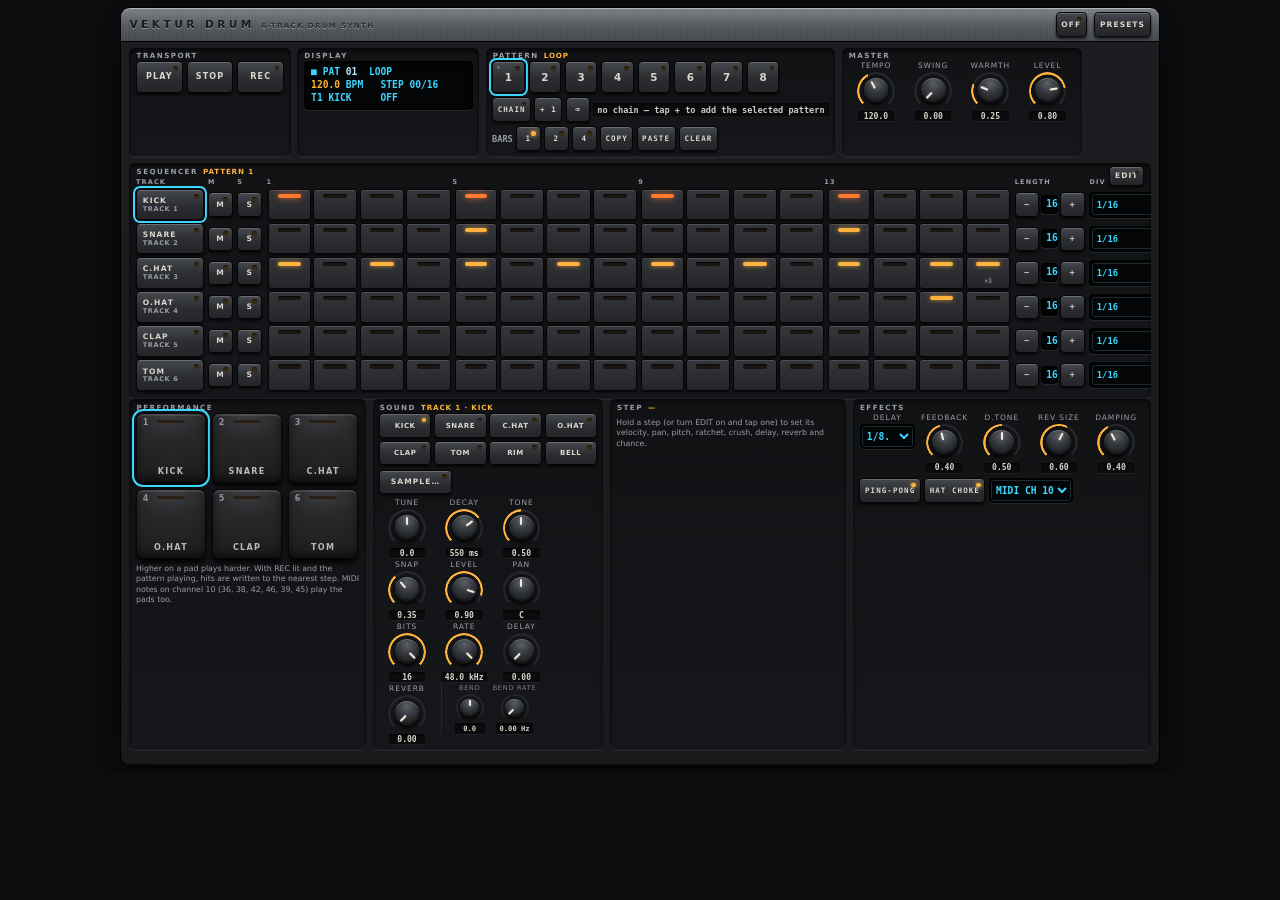
<file: reference/web/index.html>
<!doctype html>
<html lang="en"><head>
<meta charset="utf-8">
<meta name="viewport" content="width=device-width,initial-scale=1,viewport-fit=cover">
<meta name="apple-mobile-web-app-capable" content="yes">
<meta name="mobile-web-app-capable" content="yes">
<meta name="apple-mobile-web-app-status-bar-style" content="black-translucent">
<meta name="apple-mobile-web-app-title" content="Vektur Drum">
<meta name="theme-color" content="#0c0d0e">
<title>Vektur Drum — reference build</title>
<!-- Generated by tools/extract_drums.py — do not edit; edit host.* or the patch list instead. {"source": "vj.html", "patches": ["Product name. The preset file format id stays 'vektur-pulse-presets' so kits move between Vektur VJ and Vektur Drum.", "In Vektur VJ the drums are a bottom sheet over the visuals; standalone, the panel is the app.", "Vektur VJ's tempo comes from the VJ clock. Standalone, the drum machine needs its own tempo control (host.js)."]} -->
<style>
:root{
  --bg:#121410;--panel:#1F221A;--panel2:#161812;--line:#2C3024;--text:#E9E8DF;--muted:#A9AC9A;
  --accent:#FF7A1A;--accentText:#161812;--accent2:#B8C26A;--warn:#E5482F;
}
html{font-size:calc(13px * var(--scale));-webkit-text-size-adjust:100%}
*{box-sizing:border-box}
html,body{margin:0;height:100%;background:var(--bg);color:var(--text);font-family:"Chakra Petch","Avenir Next","Segoe UI",system-ui,sans-serif;overflow:hidden;touch-action:manipulation;-webkit-touch-callout:none;-webkit-user-select:none;user-select:none;-webkit-tap-highlight-color:transparent}
button{font:inherit;color:inherit;cursor:pointer}
input,select{font:inherit}
.spacer{flex:1}
.cbtn{height:2.4rem;min-width:2.4rem;border:1px solid var(--line);border-radius:.25rem;background:transparent;font-size:.8rem;padding:0 .4rem}
.cbtn.on{background:var(--accent);color:var(--accentText);border-color:var(--accent)}
.sheet{width:min(46rem,94vw);max-height:90dvh;overflow:auto;background:var(--panel);border:1px solid var(--line);border-radius:.6rem;padding:1rem 1.2rem}
.sheet h2{margin:.2rem 0 .8rem;font-size:1.2rem;display:flex;align-items:center}
.sheet h4{margin:1.1rem 0 .5rem;font-size:.8rem;letter-spacing:.12em;color:var(--muted);text-transform:uppercase}
.modal{position:fixed;inset:0;z-index:50;display:none;align-items:center;justify-content:center;background:rgba(0,0,0,.55)}
.modal.open{display:flex}
.toast{position:fixed;left:50%;bottom:2rem;transform:translateX(-50%);background:var(--accent);color:var(--accentText);padding:.6rem 1rem;border-radius:.4rem;font-weight:700;z-index:60;opacity:0;transition:opacity .2s;pointer-events:none}
.toast.on{opacity:1}
.clhelp{font-size:.8rem;color:var(--muted);margin-top:.5rem}.clhelp code{color:var(--text)}
.kcell{display:flex;flex-direction:column;align-items:center;gap:.12rem;width:4.3rem;flex:none;user-select:none;-webkit-user-select:none}
.kcell .klbl{font-size:.58rem;letter-spacing:.12em;text-transform:uppercase;color:#9a9ea6;white-space:nowrap;overflow:hidden;text-overflow:ellipsis;max-width:100%}
.kcell .kval{font:600 .62rem ui-monospace,Menlo,monospace;color:#d8d4c8;background:#090b0c;border-radius:.2rem;padding:.05rem .3rem;min-width:2.8rem;text-align:center;box-shadow:inset 0 1px 2px rgba(0,0,0,.8),0 1px 0 rgba(255,255,255,.05)}
.knob{--a:-135deg;--s:0deg;--e:0deg;--kled:#ffb23d;position:relative;width:2.9rem;height:2.9rem;border-radius:50%;touch-action:none;cursor:ns-resize;outline:none}
.kcell.big .knob{width:3.8rem;height:3.8rem}
.knob u{position:absolute;inset:0;border-radius:50%;background:conic-gradient(from 225deg,#25272b 0 var(--s),var(--kled) var(--s) var(--e),#25272b var(--e) 270deg,transparent 270deg);
 -webkit-mask:radial-gradient(circle,transparent 61%,#000 63%);mask:radial-gradient(circle,transparent 61%,#000 63%)}
.knob b{position:absolute;inset:17%;border-radius:50%;background:radial-gradient(circle at 50% 22%,#5b5f66 0,#34373c 42%,#1d1f22 78%);
 box-shadow:0 .2rem .3rem rgba(0,0,0,.75),0 .05rem 0 rgba(0,0,0,.9),inset 0 1px 0 rgba(255,255,255,.22),inset 0 -.12rem .2rem rgba(0,0,0,.55)}
.knob i{position:absolute;inset:17%;transform:rotate(var(--a));pointer-events:none}
.knob i::after{content:'';position:absolute;left:50%;top:7%;width:2px;height:34%;margin-left:-1px;border-radius:1px;background:#efe9dc;box-shadow:0 0 2px rgba(255,220,160,.35)}
.knob:focus-visible b{box-shadow:0 0 0 2px var(--accent),0 .2rem .3rem rgba(0,0,0,.75)}
.knob.turn b{background:radial-gradient(circle at 50% 22%,#666a71 0,#3a3d42 42%,#1f2124 78%)}
.knob.learn u{--kled:#3dd6ff}
/* Vektur Drum — standalone layout (new code). The extracted panel CSS is Vektur VJ's bottom sheet, injected at
   run time (after this sheet), so these rules carry a `body` prefix to win on specificity. Here the sheet is the
   whole page: top-aligned, centred, and the page scrolls when the screen is short. */
html,body{overflow:auto;height:auto;min-height:100%;background:#0c0d0e}
body #drumModal.codelab{position:static;display:flex;align-items:flex-start;justify-content:center;background:transparent;pointer-events:auto;
  padding:env(safe-area-inset-top) env(safe-area-inset-right) env(safe-area-inset-bottom) env(safe-area-inset-left)}
body #drumModal.codelab .sheet{width:min(80rem,100vw);max-height:none;overflow:visible;border-radius:.7rem;box-shadow:0 10px 40px rgba(0,0,0,.6);margin:.5rem 0}
body #drumModal.codelab .dm{border-radius:.7rem}
body #drumModal.codelab .dmseq{overflow-x:auto}

</style>
</head><body>
<div class="toast" id="toast"></div>
<script>
/* Main-thread stand-ins for the AudioWorklet globals, so the same processor can also run on a ScriptProcessorNode
   when a page's security policy blocks AudioWorklet modules (host.js decides which one runs). */
var sampleRate = 48000, VD_PROCESSOR = null;
class AudioWorkletProcessor { constructor() { this.port = { onmessage: null, postMessage: m => { if (this.port.toHost) this.port.toHost(m); } }; } }
function registerProcessor(name, cls) { VD_PROCESSOR = cls; }
</script>
<script id="vd-worklet">
/* Vektur Drum — AudioWorklet processor (new code). host.js prepends the parameter table and drumsMakeEngine()
   (extracted verbatim from Vektur VJ), so this file holds only the processor around the engine.
   In Vektur VJ the drums render inside the Vektur Spectra synth's worklet; here they are the only thing in it.
   Messages in: {dr:[op,...]} (Vektur VJ's own drum protocol, extracted) · {m:[st,d1,d2]} MIDI · {tempo:bpm}
   Messages out, every 4 blocks: {dtel, drec} — the same telemetry the Vektur VJ panel reads. */
class VekturDrumProcessor extends AudioWorkletProcessor {
  constructor() {
    super();
    const Drums = drumsMakeEngine(DRUM_PARAMS, DRUM_DIV_BEATS, DRUM_NOTES, DRUM_DEF_DIV);
    this.r = new Drums(sampleRate); this.n = 0;
    this.port.onmessage = e => { const d = e.data;
      if (d.m) { if (this.r.takes(d.m[0])) this.r.midi(d.m[0], d.m[1], d.m[2]); }
      // Standalone clock: the engine's beat runs free at this tempo, sample by sample. (Vektur VJ instead sends
      // setTempo(bpm, beat), which also pulls the engine's beat toward the VJ clock.)
      if (d.tempo) this.r.tempo = Math.fround(d.tempo);
      if (d.panic) { for (const w of this.r.v) w.active = false; this.r.clearFx(); }
            if (d.dr) { const r = this.r, a = d.dr;   // Vektur Pulse: [op, ...args]
        if (a[0] === 'p') r.setParam(a[1], a[2]); else if (a[0] === 'ps') for (let i = 0; i < a[1].length; i++) r.setParam(i, a[1][i]);
        else if (a[0] === 's') { r.setStep(a[1], a[2], a[3], a[4], a[5], a[6], a[7], a[8]); if (a.length > 9) r.setStepFx(a[1], a[2], a[3], a[9], a[10], a[11], a[12]); }
        else if (a[0] === 'w') r.setSample(a[1], a[2], a[3]); else if (a[0] === 'k') r.setTrack(a[1], a[2], a[3], a[4]);
        else if (a[0] === 'b') r.setBars(a[1], a[2]); else if (a[0] === 'c') r.setChain(a[2], a[2].length, a[1]);
        else if (a[0] === 'y') r.select(a[1]); else if (a[0] === 'z') r.play(a[1]); else if (a[0] === 'r') r.recOn = a[1] ? 1 : 0;
        else if (a[0] === 'e') r.enabledFlag = a[1] ? 1 : 0;
        else if (a[0] === 'P') { const p = a[1], v = a[2]; r.setBars(p, v[0]); let i = 1;   // a whole pattern at once
          for (let t = 0; t < 6; t++) { r.setTrack(p, t, v[i], v[i + 1]); i += 2; for (let k = 0; k < 16; k++, i += 9) { r.setStep(p, t, k, v[i], v[i + 1], v[i + 2], v[i + 3], v[i + 4]); r.setStepFx(p, t, k, v[i + 5], v[i + 6], v[i + 7], v[i + 8]); } } } else if (a[0] === 'hit') r.midi(0x90, DRUM_NOTES[a[1]], a[2]); } };
  }
  process(inputs, outputs) {
    const o = outputs[0]; if (!o || !o[0]) return true;
    const L = o[0], R = o[1] || o[0];
    L.fill(0); if (R !== L) R.fill(0);   // the engine adds into its buffers
    this.r.render(L, R, L.length);
    if (++this.n >= 4) { this.n = 0; const r = this.r;
      this.port.postMessage({ dtel: r.enabledFlag ? r.tel : null, drec: r.recQ.length ? r.recQ.splice(0) : null }); }
    return true;
  }
}
registerProcessor('vektur-drum', VekturDrumProcessor);

</script>
<script>
'use strict';
/* ---- extracted from Vektur VJ: helpers ---- */
const $ = (s, r = document) => r.querySelector(s);
const clamp = (v, a, b) => Math.min(b, Math.max(a, v));
function el(tag, cls, html) { const e = document.createElement(tag); if (cls) e.className = cls; if (html != null) e.innerHTML = html; return e; }
function toast(msg) { const t = $('#toast'); t.textContent = msg; t.classList.add('on'); clearTimeout(t._h); t._h = setTimeout(() => t.classList.remove('on'), 1600); }
let midiLearn = false, learnPath = null;
function slider(host, o) {
  // o: {get,set,min,max,def,path,fmt,label,mod:{obj,name}}  ·  knob: true → hardware rotary knob (bipolar: arc from the centre)
  if (o.knob) return knobCtl(host, o);
  const row = el('div', 'prow');
  if (o.label != null) row.appendChild(el('label', null, o.label));
  const sl = el('div', o.dial ? 'dial' : 'sl' + (o.big ? ' big' : '')); const fill = el('i'), knob = el('b'), mark = el('em');
  sl.append(fill, knob, mark); row.appendChild(sl);
  if (o.dial) { row.classList.add('dialrow'); sl.setAttribute('role', 'slider'); sl.setAttribute('aria-label', o.label || 'Dial'); }
  const pv = o.label != null ? el('span', 'pv mono') : null; if (pv) row.appendChild(pv);
  const fmt = o.fmt || (v => Math.abs(o.max - o.min) >= 20 ? v.toFixed(0) : v.toFixed(2));
  const paint = () => {
    const v = o.get(), t = (v - o.min) / (o.max - o.min);
    if (o.dial) { knob.style.transform = `rotate(${clamp(t, 0, 1) * 360 - 180}deg)`; sl.setAttribute('aria-valuenow', v.toFixed(0)); }
    else { fill.style.width = clamp(t, 0, 1) * 100 + '%'; knob.style.left = clamp(t, 0, 1) * 100 + '%'; }
    if (pv) pv.textContent = fmt(v);
    if (o.mod) { const m = o.mod.obj.mods[o.mod.name]; if (m && m.src !== 'none') { const ev = effVal(o.mod.obj, o.mod.def); mark.style.display = 'block'; if (o.dial) mark.style.transform = `rotate(${(ev - o.min) / (o.max - o.min) * 360 - 180}deg)`; else mark.style.left = (ev - o.min) / (o.max - o.min) * 100 + '%'; } else mark.style.display = 'none'; }
    sl.classList.toggle('learn', midiLearn && learnPath === o.path);
  };
  let lastTap = 0;
  sl.addEventListener('pointerdown', e => {
    audioEnsure();
    if (macroCatch(o.path)) return;
    if (midiLearn && o.path) { learnPath = o.path; toast('Move a MIDI control to map'); return; }
    const nowT = performance.now(); if (nowT - lastTap < 300 && o.def != null) { o.set(o.def); paint(); dirty(); lastTap = 0; return; } lastTap = nowT;
    sl.setPointerCapture(e.pointerId);
    const move = o.dial
      ? ev => { const r = sl.getBoundingClientRect(); const a = Math.atan2(ev.clientX - r.left - r.width / 2, -(ev.clientY - r.top - r.height / 2)); o.set(o.min + clamp((a / Math.PI + 1) / 2, 0, 1) * (o.max - o.min)); paint(); }
      : ev => { const r = sl.getBoundingClientRect(); const t = clamp((ev.clientX - r.left) / r.width, 0, 1); o.set(o.min + t * (o.max - o.min)); paint(); };
    move(e);
    sl.onpointermove = move;
    sl.onpointerup = sl.onpointercancel = () => { sl.onpointermove = null; dirty(); };
  });
  host.appendChild(row); paint();
  return { row, paint };
}
/** Hardware rotary knob (same contract as slider(): get / set / min / max / def / path / fmt / label).
    270° sweep with a lit value arc (from the centre when bipolar), a raised cap lit from above, a turning pointer.
    Drag up / down (fine control the further you drag); double-tap returns to default; arrow keys step. It repaints
    only when its value changes — nothing animates on its own. */
function knobCtl(host, o) {
  const cell = el('div', 'kcell' + (o.big ? ' big' : '')); if (o.cls) cell.classList.add(o.cls);
  if (o.label != null) cell.appendChild(el('span', 'klbl', o.label));
  const k = el('div', 'knob'); const ind = el('i'); k.append(el('u'), el('b'), ind); cell.appendChild(k);
  k.tabIndex = 0; k.setAttribute('role', 'slider'); k.setAttribute('aria-label', o.label || 'Knob');
  const pv = el('span', 'kval'); cell.appendChild(pv);
  const bip = o.bipolar != null ? o.bipolar : (o.min < 0 && o.max > 0);
  const fmt = o.fmt || (v => Math.abs(o.max - o.min) >= 20 ? v.toFixed(0) : v.toFixed(2));
  let last = null;
  const paint = () => {
    const v = o.get(); if (v === last && !midiLearn) return; last = v;
    const t = clamp((v - o.min) / (o.max - o.min), 0, 1), c = bip ? (o.center != null ? o.center : clamp((0 - o.min) / (o.max - o.min), 0, 1)) : 0;
    k.style.setProperty('--a', (t * 270 - 135) + 'deg');
    k.style.setProperty('--s', Math.min(t, c) * 270 + 'deg'); k.style.setProperty('--e', Math.max(t, c) * 270 + 'deg');
    pv.textContent = fmt(v); k.setAttribute('aria-valuenow', String(+v.toFixed(3))); k.setAttribute('aria-valuetext', fmt(v));
    k.classList.toggle('learn', midiLearn && learnPath === o.path);
  };
  const setV = v => { o.set(clamp(v, o.min, o.max)); paint(); };
  let lastTap = 0;
  k.addEventListener('pointerdown', e => {
    audioEnsure();
    if (macroCatch(o.path)) return;
    if (midiLearn && o.path) { learnPath = o.path; toast('Move a MIDI control to map'); paint(); return; }
    const nowT = performance.now(); if (nowT - lastTap < 300 && o.def != null) { setV(o.def); dirty(); lastTap = 0; return; } lastTap = nowT;
    k.setPointerCapture(e.pointerId); k.classList.add('turn');
    const y0 = e.clientY, v0 = o.get();
    k.onpointermove = ev => setV(v0 + (y0 - ev.clientY) / 160 * (o.max - o.min));
    k.onpointerup = k.onpointercancel = () => { k.onpointermove = null; k.classList.remove('turn'); dirty(); };
  });
  k.addEventListener('keydown', e => {
    const st = o.step || (o.max - o.min) / 100;
    if (e.key === 'ArrowUp' || e.key === 'ArrowRight') { setV(o.get() + st); dirty(); e.preventDefault(); }
    else if (e.key === 'ArrowDown' || e.key === 'ArrowLeft') { setV(o.get() - st); dirty(); e.preventDefault(); }
  });
  host.appendChild(cell); paint();
  return { row: cell, paint };
}
function synthNorm(q, v) { const [, , , , mn, mx, , sc] = q; if (sc === 'log') return mn > 0 ? Math.log(v / mn) / Math.log(mx / mn) : Math.cbrt(clamp(v / mx, 0, 1)); return (v - mn) / (mx - mn); }
function synthDenorm(q, t) { const [, , , , mn, mx, , sc] = q; t = clamp(t, 0, 1); if (sc === 'log') return mn > 0 ? mn * Math.pow(mx / mn, t) : mx * t * t * t; return mn + t * (mx - mn); }
function synthFmt(q, v) {
  const u = q[8];
  if (q[3] === 'int') return Math.round(v) + (u ? ' ' + u : '');
  if (u === 'Hz') return v >= 1000 ? (v / 1000).toFixed(v >= 10000 ? 1 : 2) + ' kHz' : v.toFixed(v < 10 ? 2 : 0) + ' Hz';
  if (u === 's') return v < 1 ? (v * 1000).toFixed(v < .01 ? 1 : 0) + ' ms' : v.toFixed(2) + ' s';
  if (u === 'ct') return (v > 0 ? '+' : '') + v.toFixed(0) + ' ct';
  if (q[1] === 'Pan' || q[1].endsWith(' pan')) return Math.abs(v) < .01 ? 'C' : (v < 0 ? 'L ' : 'R ') + Math.round(Math.abs(v) * 100);
  return v.toFixed(2);
}
function ufontB64(bytes) { let s = ''; for (let i = 0; i < bytes.length; i += 0x8000) s += String.fromCharCode.apply(null, bytes.subarray(i, i + 0x8000)); return btoa(s); }
function ufontBytes(b64) { const s = atob(b64); const u = new Uint8Array(s.length); for (let i = 0; i < s.length; i++) u[i] = s.charCodeAt(i); return u; }

/* ---- extracted from Vektur VJ: params ---- */
/* DRUM_PARAMS:BEGIN — generated by tools/drumspec.py (key, name, section, kind, min, max, default, scale, unit, choices) */
const DRUM_NAME = "Vektur Drum";
const DRUM_PARAMS = [["t1.model", "Model", "Track 1", "enum", 0, 7, 0, "lin", "", ["Kick", "Snare", "Closed hat", "Open hat", "Clap", "Tom", "Rim", "Bell"]], ["t1.tune", "Tune", "Track 1", "cont", -24, 24, 0, "lin", "st", []], ["t1.decay", "Decay", "Track 1", "cont", 0.01, 3, 0.55, "log", "s", []], ["t1.tone", "Tone", "Track 1", "cont", 0, 1, 0.5, "lin", "", []], ["t1.snap", "Snap", "Track 1", "cont", 0, 1, 0.35, "lin", "", []], ["t1.level", "Level", "Track 1", "cont", 0, 1, 0.9, "lin", "", []], ["t1.pan", "Pan", "Track 1", "cont", -1, 1, 0, "lin", "", []], ["t1.bend", "Bend", "Track 1", "cont", -12, 12, 0, "lin", "st", []], ["t1.bits", "Bits", "Track 1", "int", 2, 16, 16, "lin", "", []], ["t1.rate", "Rate", "Track 1", "cont", 500, 48000, 48000, "log", "Hz", []], ["t1.dly", "Delay", "Track 1", "cont", 0, 1, 0, "lin", "", []], ["t1.rev", "Reverb", "Track 1", "cont", 0, 1, 0, "lin", "", []], ["t1.mute", "Mute", "Track 1", "bool", 0, 1, 0, "lin", "", []], ["t1.solo", "Solo", "Track 1", "bool", 0, 1, 0, "lin", "", []], ["t1.brate", "Bend rate", "Track 1", "cont", 0, 20, 0, "log", "Hz", []], ["t2.model", "Model", "Track 2", "enum", 0, 7, 1, "lin", "", ["Kick", "Snare", "Closed hat", "Open hat", "Clap", "Tom", "Rim", "Bell"]], ["t2.tune", "Tune", "Track 2", "cont", -24, 24, 0, "lin", "st", []], ["t2.decay", "Decay", "Track 2", "cont", 0.01, 3, 0.22, "log", "s", []], ["t2.tone", "Tone", "Track 2", "cont", 0, 1, 0.55, "lin", "", []], ["t2.snap", "Snap", "Track 2", "cont", 0, 1, 0.6, "lin", "", []], ["t2.level", "Level", "Track 2", "cont", 0, 1, 0.75, "lin", "", []], ["t2.pan", "Pan", "Track 2", "cont", -1, 1, 0, "lin", "", []], ["t2.bend", "Bend", "Track 2", "cont", -12, 12, 0, "lin", "st", []], ["t2.bits", "Bits", "Track 2", "int", 2, 16, 16, "lin", "", []], ["t2.rate", "Rate", "Track 2", "cont", 500, 48000, 48000, "log", "Hz", []], ["t2.dly", "Delay", "Track 2", "cont", 0, 1, 0, "lin", "", []], ["t2.rev", "Reverb", "Track 2", "cont", 0, 1, 0, "lin", "", []], ["t2.mute", "Mute", "Track 2", "bool", 0, 1, 0, "lin", "", []], ["t2.solo", "Solo", "Track 2", "bool", 0, 1, 0, "lin", "", []], ["t2.brate", "Bend rate", "Track 2", "cont", 0, 20, 0, "log", "Hz", []], ["t3.model", "Model", "Track 3", "enum", 0, 7, 2, "lin", "", ["Kick", "Snare", "Closed hat", "Open hat", "Clap", "Tom", "Rim", "Bell"]], ["t3.tune", "Tune", "Track 3", "cont", -24, 24, 0, "lin", "st", []], ["t3.decay", "Decay", "Track 3", "cont", 0.01, 3, 0.05, "log", "s", []], ["t3.tone", "Tone", "Track 3", "cont", 0, 1, 0.6, "lin", "", []], ["t3.snap", "Snap", "Track 3", "cont", 0, 1, 0.3, "lin", "", []], ["t3.level", "Level", "Track 3", "cont", 0, 1, 0.55, "lin", "", []], ["t3.pan", "Pan", "Track 3", "cont", -1, 1, 0.1, "lin", "", []], ["t3.bend", "Bend", "Track 3", "cont", -12, 12, 0, "lin", "st", []], ["t3.bits", "Bits", "Track 3", "int", 2, 16, 16, "lin", "", []], ["t3.rate", "Rate", "Track 3", "cont", 500, 48000, 48000, "log", "Hz", []], ["t3.dly", "Delay", "Track 3", "cont", 0, 1, 0, "lin", "", []], ["t3.rev", "Reverb", "Track 3", "cont", 0, 1, 0, "lin", "", []], ["t3.mute", "Mute", "Track 3", "bool", 0, 1, 0, "lin", "", []], ["t3.solo", "Solo", "Track 3", "bool", 0, 1, 0, "lin", "", []], ["t3.brate", "Bend rate", "Track 3", "cont", 0, 20, 0, "log", "Hz", []], ["t4.model", "Model", "Track 4", "enum", 0, 7, 3, "lin", "", ["Kick", "Snare", "Closed hat", "Open hat", "Clap", "Tom", "Rim", "Bell"]], ["t4.tune", "Tune", "Track 4", "cont", -24, 24, 0, "lin", "st", []], ["t4.decay", "Decay", "Track 4", "cont", 0.01, 3, 0.45, "log", "s", []], ["t4.tone", "Tone", "Track 4", "cont", 0, 1, 0.6, "lin", "", []], ["t4.snap", "Snap", "Track 4", "cont", 0, 1, 0.3, "lin", "", []], ["t4.level", "Level", "Track 4", "cont", 0, 1, 0.5, "lin", "", []], ["t4.pan", "Pan", "Track 4", "cont", -1, 1, 0.1, "lin", "", []], ["t4.bend", "Bend", "Track 4", "cont", -12, 12, 0, "lin", "st", []], ["t4.bits", "Bits", "Track 4", "int", 2, 16, 16, "lin", "", []], ["t4.rate", "Rate", "Track 4", "cont", 500, 48000, 48000, "log", "Hz", []], ["t4.dly", "Delay", "Track 4", "cont", 0, 1, 0, "lin", "", []], ["t4.rev", "Reverb", "Track 4", "cont", 0, 1, 0, "lin", "", []], ["t4.mute", "Mute", "Track 4", "bool", 0, 1, 0, "lin", "", []], ["t4.solo", "Solo", "Track 4", "bool", 0, 1, 0, "lin", "", []], ["t4.brate", "Bend rate", "Track 4", "cont", 0, 20, 0, "log", "Hz", []], ["t5.model", "Model", "Track 5", "enum", 0, 7, 4, "lin", "", ["Kick", "Snare", "Closed hat", "Open hat", "Clap", "Tom", "Rim", "Bell"]], ["t5.tune", "Tune", "Track 5", "cont", -24, 24, 0, "lin", "st", []], ["t5.decay", "Decay", "Track 5", "cont", 0.01, 3, 0.3, "log", "s", []], ["t5.tone", "Tone", "Track 5", "cont", 0, 1, 0.5, "lin", "", []], ["t5.snap", "Snap", "Track 5", "cont", 0, 1, 0.6, "lin", "", []], ["t5.level", "Level", "Track 5", "cont", 0, 1, 0.65, "lin", "", []], ["t5.pan", "Pan", "Track 5", "cont", -1, 1, -0.1, "lin", "", []], ["t5.bend", "Bend", "Track 5", "cont", -12, 12, 0, "lin", "st", []], ["t5.bits", "Bits", "Track 5", "int", 2, 16, 16, "lin", "", []], ["t5.rate", "Rate", "Track 5", "cont", 500, 48000, 48000, "log", "Hz", []], ["t5.dly", "Delay", "Track 5", "cont", 0, 1, 0, "lin", "", []], ["t5.rev", "Reverb", "Track 5", "cont", 0, 1, 0, "lin", "", []], ["t5.mute", "Mute", "Track 5", "bool", 0, 1, 0, "lin", "", []], ["t5.solo", "Solo", "Track 5", "bool", 0, 1, 0, "lin", "", []], ["t5.brate", "Bend rate", "Track 5", "cont", 0, 20, 0, "log", "Hz", []], ["t6.model", "Model", "Track 6", "enum", 0, 7, 5, "lin", "", ["Kick", "Snare", "Closed hat", "Open hat", "Clap", "Tom", "Rim", "Bell"]], ["t6.tune", "Tune", "Track 6", "cont", -24, 24, 0, "lin", "st", []], ["t6.decay", "Decay", "Track 6", "cont", 0.01, 3, 0.45, "log", "s", []], ["t6.tone", "Tone", "Track 6", "cont", 0, 1, 0.4, "lin", "", []], ["t6.snap", "Snap", "Track 6", "cont", 0, 1, 0.3, "lin", "", []], ["t6.level", "Level", "Track 6", "cont", 0, 1, 0.7, "lin", "", []], ["t6.pan", "Pan", "Track 6", "cont", -1, 1, -0.15, "lin", "", []], ["t6.bend", "Bend", "Track 6", "cont", -12, 12, 0, "lin", "st", []], ["t6.bits", "Bits", "Track 6", "int", 2, 16, 16, "lin", "", []], ["t6.rate", "Rate", "Track 6", "cont", 500, 48000, 48000, "log", "Hz", []], ["t6.dly", "Delay", "Track 6", "cont", 0, 1, 0, "lin", "", []], ["t6.rev", "Reverb", "Track 6", "cont", 0, 1, 0, "lin", "", []], ["t6.mute", "Mute", "Track 6", "bool", 0, 1, 0, "lin", "", []], ["t6.solo", "Solo", "Track 6", "bool", 0, 1, 0, "lin", "", []], ["t6.brate", "Bend rate", "Track 6", "cont", 0, 20, 0, "log", "Hz", []], ["dr.ch", "MIDI channel", "Master", "int", 0, 16, 10, "lin", "", []], ["dr.swing", "Swing", "Master", "cont", 0, 0.75, 0, "lin", "", []], ["dr.warmth", "Warmth", "Master", "cont", 0, 1, 0.25, "lin", "", []], ["dr.level", "Level", "Master", "cont", 0, 1, 0.8, "lin", "", []], ["dr.choke", "Hat choke", "Master", "bool", 0, 1, 1, "lin", "", []], ["dr.dlydiv", "Time", "Delay", "enum", 0, 9, 4, "lin", "", ["1/4", "1/4T", "1/8", "1/8T", "1/8.", "1/16", "1/16T", "1/16.", "1/32", "1/32T"]], ["dr.dlyfb", "Feedback", "Delay", "cont", 0, 0.9, 0.4, "lin", "", []], ["dr.dlytone", "Tone", "Delay", "cont", 0, 1, 0.5, "lin", "", []], ["dr.dlypp", "Ping-pong", "Delay", "bool", 0, 1, 1, "lin", "", []], ["dr.revsize", "Size", "Reverb", "cont", 0, 1, 0.6, "lin", "", []], ["dr.revdamp", "Damping", "Reverb", "cont", 0, 1, 0.4, "lin", "", []]];
const DRUM_DIVS = ["1/4", "1/4T", "1/8", "1/8T", "1/8.", "1/16", "1/16T", "1/16.", "1/32", "1/32T"];
const DRUM_DIV_BEATS = [1.0, 0.6666666666666666, 0.5, 0.3333333333333333, 0.75, 0.25, 0.16666666666666666, 0.375, 0.125, 0.08333333333333333];
const DRUM_DEF_DIV = 5;
const DRUM_NOTES = [36, 38, 42, 46, 39, 45];
const DRUM_MODELS = ["Kick", "Snare", "Closed hat", "Open hat", "Clap", "Tom", "Rim", "Bell"];
/* DRUM_PARAMS:END */

/* ---- extracted from Vektur VJ: engine ---- */
/* ============================================================ VEKTUR PULSE — drum synth + step sequencer (web engine)
   Line-for-line port of native/Shared/DSP/Drums.h (checked against it by tools/spectra_parity). It lives inside the
   Spectra engine object, so it shares the synth's AudioWorklet node, MIDI and tempo — no second audio node. */
function drumsMakeEngine(PARAMS, DIVB, NOTES, DEF_DIV) {
  const N = PARAMS.length, kT = 6, kS = 16, kP = 8, kC = 16, kCR = 16, kPi = Math.PI, ND = DIVB.length;
  const PMIN = new Float32Array(N), PMAX = new Float32Array(N), PDEF = new Float32Array(N), PSM = new Uint8Array(N), ID = {};
  PARAMS.forEach((p, i) => { ID[p[0]] = i; PMIN[i] = p[4]; PMAX[i] = p[5]; PDEF[i] = p[6]; PSM[i] = p[3] === 'cont' ? 1 : 0; });
  const T1 = ID['t1.model'], TSTRIDE = ID['t2.model'] - ID['t1.model'];
  const CH = ID['dr.ch'], SWING = ID['dr.swing'], WARMTH = ID['dr.warmth'], LEVEL = ID['dr.level'], CHOKE = ID['dr.choke'],
    DLYDIV = ID['dr.dlydiv'], DLYFB = ID['dr.dlyfb'], DLYTONE = ID['dr.dlytone'], DLYPP = ID['dr.dlypp'], REVSIZE = ID['dr.revsize'], REVDAMP = ID['dr.revdamp'];
  const clampd = (v, a, b) => v < a ? a : (v > b ? b : v);
  const lround = x => x < 0 ? -Math.round(-x) : Math.round(x);   // C lround / round: halves away from zero
  const ftz = x => Math.abs(x) < 1e-18 ? 0.0 : x;
  const xs = s => { let x = s[0]; x ^= x << 13; x >>>= 0; x ^= x >>> 17; x ^= x << 5; x >>>= 0; s[0] = x; return x; };
  const kMetal = [205.3, 304.4, 369.6, 522.7, 540.0, 800.0];
  class Svf {
    constructor() { this.ic1 = 0.0; this.ic2 = 0.0; this.a1 = 0.0; this.a2 = 0.0; this.a3 = 0.0; this.k = 1.0; this.lp = 0.0; this.bp = 0.0; this.hp = 0.0; }
    set(fc, q, sr) { const g = Math.tan(kPi * clampd(fc, 20.0, sr * 0.45) / sr); this.k = 1.0 / q; this.a1 = 1.0 / (1.0 + g * (g + this.k)); this.a2 = g * this.a1; this.a3 = g * this.a2; }
    reset() { this.ic1 = this.ic2 = 0.0; }
    run(v0) { const v3 = v0 - this.ic2, v1 = this.a1 * this.ic1 + this.a2 * v3, v2 = this.ic2 + this.a2 * this.ic1 + this.a3 * v3;
      this.ic1 = 2.0 * v1 - this.ic1; this.ic2 = 2.0 * v2 - this.ic2; this.lp = v2; this.bp = v1; this.hp = v0 - this.k * v1 - v2; }
  }
  const newVoice = () => ({ active: false, model: 0, t: 0.0, amp: 0.0, ampK: 1.0, pe: 0.0, peK: 1.0, ck: 0.0, ckK: 1.0, choke: 1.0,
    ph: new Float64Array(6), vel: 1.0, pan: 0.0, pitch: 0.0, ratio: 1.0, bph: 0.0, hold: 0.0, holdPh: 0.0, out: 0.0, gl: 0.0, gr: 0.0, cq: 0.0, sdly: 0.0, srev: 0.0, spos: 0.0, slp: 0.0, slpA: 1.0, f1: new Svf(), f2: new Svf() });
  const kSF = 9;   // per step: on, velocity, pan, pitch, ratchet, crush, delay send, reverb send, probability
  class Drums {
    constructor(rate) {
      this.target = Float32Array.from(PDEF); this.sm = Float64Array.from(PDEF);
      this.step = new Float32Array(kP * kT * kS * kSF);
      for (let i = 0; i < kP * kT * kS; i++) { this.step[i * kSF + 1] = 0.8; this.step[i * kSF + 4] = 1; this.step[i * kSF + 8] = 1; }
      this.smp = [null, null, null, null, null, null];   // each track's imported sample: { d: Float32Array (mono), rate }
      this.trkLen = new Int32Array(kP * kT).fill(kS); this.trkDiv = new Int32Array(kP * kT).fill(DEF_DIV); this.patBars = new Int32Array(kP).fill(1);
      this.chain = new Int32Array(kC); this.chainN = 0; this.chainOn = 0; this.want = 0; this.jumpReq = 0; this.playReq = -1; this.recOn = 0;
      this.enabledFlag = 0; this.tempo = Math.fround(120); this.hostBeat = 0.0; this.beatSerial = 0;
      this.tel = new Float32Array(4 + 3 * kT); this.recQ = [];
      this.sr = 48000.0; this.beat = 0.0; this.beatSeen = 0; this.crCount = 0;
      this.wasEnabled = false; this.running = false; this.waiting = false; this.startAt = 0.0; this.patStart = 0.0; this.cur = 0; this.chainPos = 0;
      this.nextIdx = new Float64Array(kT); this.nextBeat = new Float64Array(kT); this.skipIdx = new Float64Array(kT);
      this.ratLeft = new Int32Array(kT); this.ratNext = new Float64Array(kT); this.ratDt = new Float64Array(kT); this.ratVel = new Float64Array(kT); this.ratPan = new Float64Array(kT); this.ratPitch = new Float64Array(kT);
      this.ratFx = new Float64Array(kT * 3); this.prng = new Uint32Array([0x9E3779B9]);
      this.hits = new Float32Array(kT); this.v = []; for (let t = 0; t < kT; t++) this.v.push(newVoice());
      this.rng = new Uint32Array([0x1234567]);
      this.store = null; this.dly = [null, null]; this.rvC = []; this.rvA = []; this.dlyLen = 0; this.dlyPos = 0;
      this.rvCL = new Int32Array(16); this.rvAL = new Int32Array(8); this.rvCP = new Int32Array(16); this.rvAP = new Int32Array(8);
      this.dlyT = 0.0; this.dlyLp = new Float64Array(2); this.rvF = new Float64Array(16); this.dcX = new Float64Array(2); this.dcY = new Float64Array(2); this.outEnv = 0.0; this.quiet = 0;
      this.o2 = new Float64Array(6);
      // control-rate caches (inputs only change in control(): bit-identical to computing them per sample)
      this.cMute = new Uint8Array(kT); this.cSolo = new Uint8Array(kT); this.cAnySolo = false; this.cPP = true;
      this.cBits = new Int32Array(kT); this.cBitsQ = new Float64Array(kT); this.cRate = new Float64Array(kT);
      this.cDlyGlide = 0.0; this.cLpA = 0.0; this.cDsec = 0.1; this.cBpm = 120.0; this.cDiv = 0; this.fxZero = 0;
      this.prepare(rate);
    }
    prepare(rate) {
      this.sr = rate > 0 ? rate : 48000.0; const sr = this.sr;
      const kComb = [1116, 1188, 1277, 1356, 1422, 1491, 1557, 1617], kAp = [556, 441, 341, 225];
      this.dlyLen = Math.ceil(sr * 3.05) + 4;
      let total = 2 * this.dlyLen;
      for (let c = 0; c < 2; c++) {
        for (let k = 0; k < 8; k++) { this.rvCL[c * 8 + k] = Math.max(8, lround((kComb[k] + c * 23) * sr / 44100.0)); total += this.rvCL[c * 8 + k]; }
        for (let k = 0; k < 4; k++) { this.rvAL[c * 4 + k] = Math.max(8, lround((kAp[k] + c * 23) * sr / 44100.0)); total += this.rvAL[c * 4 + k]; }
      }
      this.store = new Float64Array(total);
      let q = 0; const sub = n => { const a = this.store.subarray(q, q + n); q += n; return a; };
      for (let c = 0; c < 2; c++) this.dly[c] = sub(this.dlyLen);
      for (let c = 0; c < 2; c++) { for (let k = 0; k < 8; k++) this.rvC[c * 8 + k] = sub(this.rvCL[c * 8 + k]); for (let k = 0; k < 4; k++) this.rvA[c * 4 + k] = sub(this.rvAL[c * 4 + k]); }
      this.clearFx();
      for (let i = 0; i < N; i++) this.sm[i] = this.target[i];
      for (let t = 0; t < kT; t++) this.v[t] = newVoice();
    }
    clearFx() {
      if (this.store) this.store.fill(0);
      this.dlyPos = 0; this.dlyLp[0] = this.dlyLp[1] = 0.0; this.rvF.fill(0); this.rvCP.fill(0); this.rvAP.fill(0);
      this.dcX[0] = this.dcX[1] = this.dcY[0] = this.dcY[1] = 0.0; this.quiet = 0;
      this.fxZero = this.dlyLen + 1;   // buffers are all zero now
    }
    // ---- API (main thread → worklet messages, or direct in tests)
    setParam(id, value) { if (id < 0 || id >= N) return; this.target[id] = Math.min(Math.max(Math.fround(value), PMIN[id]), PMAX[id]); }
    setStep(p, t, s, on, vel, pan, pitch, rat) {
      if (p < 0 || p >= kP || t < 0 || t >= kT || s < 0 || s >= kS) return;
      const i = ((p * kT + t) * kS + s) * kSF;
      this.step[i + 1] = Math.min(Math.max(vel, 0), 1); this.step[i + 2] = Math.min(Math.max(pan, -1), 1);
      this.step[i + 3] = Math.min(Math.max(pitch, -12), 12); this.step[i + 4] = Math.min(Math.max(rat | 0, 1), 4); this.step[i] = on ? 1 : 0;
    }
    setStepFx(p, t, s, crush, dly, rev, prob) {
      if (p < 0 || p >= kP || t < 0 || t >= kT || s < 0 || s >= kS) return;
      const i = ((p * kT + t) * kS + s) * kSF;
      this.step[i + 5] = Math.min(Math.max(crush, 0), 1); this.step[i + 6] = Math.min(Math.max(dly, 0), 1);
      this.step[i + 7] = Math.min(Math.max(rev, 0), 1); this.step[i + 8] = Math.min(Math.max(prob, 0), 1);
    }
    /** A track's sample (mono Float32Array at `rate`), or null to remove it: plays instead of the drum model. */
    setSample(t, d, rate) {
      if (t < 0 || t >= kT) return;
      this.smp[t] = d && d.length >= 2 && rate >= 1000 ? { d: d.length > rate * 30 ? d.subarray(0, Math.floor(rate * 30)) : d, rate } : null;
      if (this.v[t].model === 8) this.v[t].active = false;
    }
    setTrack(p, t, len, div) { if (p < 0 || p >= kP || t < 0 || t >= kT) return; this.trkLen[p * kT + t] = Math.min(Math.max(len | 0, 1), kS); this.trkDiv[p * kT + t] = Math.min(Math.max(div | 0, 0), ND - 1); }
    setBars(p, bars) { if (p >= 0 && p < kP) this.patBars[p] = bars >= 4 ? 4 : (bars >= 2 ? 2 : 1); }
    setChain(pats, n, on) { n = Math.min(Math.max(n | 0, 0), kC); for (let i = 0; i < n; i++) this.chain[i] = Math.min(Math.max(pats[i] | 0, 0), kP - 1); this.chainN = n; this.chainOn = on ? 1 : 0; }
    select(p) { this.want = Math.min(Math.max(p | 0, 0), kP - 1); this.jumpReq = 1; }
    play(on) { this.playReq = on ? 1 : 0; }
    setTempo(bpm, beat) { this.tempo = Math.fround(bpm); this.hostBeat = beat; this.beatSerial++; }

    P(id) { return this.sm[id]; }
    Pi(id) { return lround(this.sm[id]); }
    T(id) { return this.target[id]; }
    tp(t, k) { return T1 + t * TSTRIDE + k; }
    S(p, t, s, f) { return this.step[((p * kT + t) * kS + s) * kSF + f]; }

    takes(status) {
      if (!this.enabledFlag) return false;
      const t = status & 0xF0, ch = lround(this.target[CH]);
      return (t === 0x80 || t === 0x90) && (ch === 0 || (status & 0x0F) === ch - 1);
    }
    trackOf(note) { for (let t = 0; t < kT; t++) if (NOTES[t] === note) return t; return note >= 36 ? (note - 36) % kT : -1; }
    midi(st, d1, d2) {
      if ((st & 0xF0) !== 0x90 || d2 === 0) return;
      const t = this.trackOf(d1); if (t < 0) return;
      const vel = d2 / 127.0;
      this.trigger(t, vel, 0.0, 0.0, 0.0, 0.0, 0.0);
      if (this.recOn && this.running) this.record(t, vel);
    }
    record(t, vel) {
      const cur = this.cur;
      const sb = DIVB[Math.min(Math.max(this.trkDiv[cur * kT + t], 0), ND - 1)];
      const len = Math.min(Math.max(this.trkLen[cur * kT + t], 1), kS);
      const patLen = 4.0 * Math.min(Math.max(this.patBars[cur], 1), 4);
      let k = lround((this.beat - this.patStart) / sb);
      if (k * sb >= patLen - 1e-9) k = 0;
      const s = k % len;
      this.setStep(cur, t, s, 1, Math.fround(vel), 0, 0, 1); this.setStepFx(cur, t, s, 0, 0, 0, 1);
      if (k >= this.nextIdx[t]) this.skipIdx[t] = k;
      if (this.recQ.length < 64) this.recQ.push([cur, t, s, Math.fround(vel)]);
    }
    trigger(t, vel, stepPan, stepPitch, crush, sdly, srev) {
      const w = this.v[t], sr = this.sr;
      const model = this.smp[t] ? 8 : Math.min(Math.max(lround(this.T(this.tp(t, 0))), 0), 7);   // 8: the track's sample
      w.active = true; w.model = model; w.t = 0.0; w.choke = 1.0;
      w.vel = clampd(vel, 0.0, 1.0); w.pan = stepPan; w.pitch = stepPitch;
      { const bits = 16 - lround(clampd(crush, 0.0, 1.0) * 14.0); w.cq = bits < 16 ? Math.pow(2, bits - 1) : 0.0; }
      w.sdly = sdly; w.srev = srev;
      w.spos = 0.0; w.slp = 0.0;
      const dec = clampd(this.P(this.tp(t, 2)), 0.01, 3.0);
      w.amp = 1.0; w.ampK = model === 8 && dec >= 2.95 ? 1.0 : Math.exp(Math.log(0.001) / (dec * sr));
      w.pe = 1.0; w.peK = Math.exp(-1.0 / ((model === 5 ? 0.06 : 0.035) * sr));
      w.ck = 1.0; w.ckK = Math.exp(-1.0 / (0.0025 * sr));
      w.ph.fill(0);
      w.bph = 0.0;
      w.f1.reset(); w.f2.reset(); w.holdPh = 1.0;
      this.hits[t] += 1;
      if (t === 2 && this.Pi(CHOKE) === 1 && this.v[3].active) this.v[3].choke = Math.exp(-1.0 / (0.004 * sr));
      this.voiceCoefs(t);
    }
    voiceCoefs(t) {
      const w = this.v[t], sr = this.sr;
      const br = this.P(this.tp(t, 14)), bend = br > 0.001 ? this.P(this.tp(t, 7)) * Math.sin(2.0 * kPi * w.bph) : this.P(this.tp(t, 7));
      w.ratio = Math.pow(2, (this.P(this.tp(t, 1)) + w.pitch + bend) / 12.0);
      { const a = (clampd(this.P(this.tp(t, 6)) + w.pan, -1.0, 1.0) + 1.0) * kPi * 0.25; w.gl = Math.cos(a); w.gr = Math.sin(a); }
      const tone = this.P(this.tp(t, 3));
      switch (w.model) {
        case 1: w.f1.set(900.0 + tone * 6000.0, 0.7, sr); break;
        case 2: case 3: w.f1.set((5500.0 + tone * 5000.0) * Math.sqrt(w.ratio), 1.2, sr); w.f2.set(6000.0 + tone * 3000.0, 0.7, sr); break;
        case 4: w.f1.set((900.0 + tone * 1400.0) * Math.sqrt(w.ratio), 2.6, sr); break;
        case 6: w.f1.set(3200.0 * w.ratio, 3.0, sr); break;
        case 7: w.f1.set((1800.0 + tone * 2400.0) * Math.sqrt(w.ratio), 3.5, sr); break;
        case 8: w.slpA = tone >= 0.999 ? 1.0 : 1.0 - Math.exp(-2.0 * kPi * Math.min(120.0 * Math.pow(2, tone * 7.7), sr * 0.45) / sr); break;
        default: break;
      }
    }
    noise() { return xs(this.rng) / 2147483648.0 - 1.0; }
    voiceTick(t) {
      const w = this.v[t], sr = this.sr;
      const snap = this.P(this.tp(t, 4)), tone = this.P(this.tp(t, 3)), r = w.ratio, dt = 1.0 / sr;
      let y = 0.0;
      switch (w.model) {
        case 0: {
          const f = 46.0 * r * (1.0 + tone * 5.0 * w.pe);
          w.ph[0] += f * dt; if (w.ph[0] >= 1.0) w.ph[0] -= 1.0;
          y = Math.sin(2.0 * kPi * w.ph[0]) * w.amp + snap * 0.6 * this.noise() * w.ck;
          break; }
        case 1: {
          for (let i = 0; i < 2; i++) { w.ph[i] += (i ? 330.0 : 185.0) * r * dt; if (w.ph[i] >= 1.0) w.ph[i] -= 1.0; }
          const body = (0.62 * Math.sin(2.0 * kPi * w.ph[0]) + 0.38 * Math.sin(2.0 * kPi * w.ph[1])) * w.amp * w.amp;
          w.f1.run(this.noise());
          y = body * (1.0 - 0.45 * snap) + w.f1.hp * w.amp * (0.25 + snap) * 0.9;
          break; }
        case 2: case 3: {
          let m = 0.0;
          for (let i = 0; i < 6; i++) { w.ph[i] += kMetal[i] * r * dt; if (w.ph[i] >= 1.0) w.ph[i] -= 1.0; m += w.ph[i] < 0.5 ? 1.0 : -1.0; }
          const x = m / 6.0 * (1.0 - 0.5 * snap) + this.noise() * (0.25 + 0.6 * snap);
          w.f1.run(x); w.f2.run(w.f1.bp);
          y = w.f2.hp * w.amp * 1.6;
          break; }
        case 4: {
          w.f1.run(this.noise());
          let env = 0.0;
          if (w.t < 0.03) { const ph = w.t % 0.0105; env = Math.exp(-ph / 0.0028) * (0.7 + 0.3 * snap); }
          if (w.t >= 0.02) env = Math.max(env, w.amp * 0.85);
          y = w.f1.bp * env * 2.2;
          break; }
        case 5: {
          const f = 105.0 * r * (1.0 + tone * 1.6 * w.pe);
          w.ph[0] += f * dt; if (w.ph[0] >= 1.0) w.ph[0] -= 1.0;
          y = Math.sin(2.0 * kPi * w.ph[0]) * w.amp + snap * 0.35 * this.noise() * w.ck;
          break; }
        case 6: {
          w.ph[0] += 1700.0 * r * dt; if (w.ph[0] >= 1.0) w.ph[0] -= 1.0;
          w.f1.run(this.noise());
          y = Math.sin(2.0 * kPi * w.ph[0]) * w.amp * w.amp * (0.4 + 0.6 * tone) + w.f1.bp * w.ck * (0.4 + snap) * 1.5;
          break; }
        case 8: {
          const sp = this.smp[t], n = sp ? sp.d.length : 0;
          if (n < 2 || w.spos >= n - 1) { w.active = false; w.out = 0.0; return 0.0; }
          const i = Math.trunc(w.spos), fr = w.spos - i;
          const x = sp.d[i] + (sp.d[i + 1] - sp.d[i]) * fr;
          w.spos += sp.rate / sr * r;
          w.slp += (x - w.slp) * w.slpA;
          y = w.slp * w.amp;
          break; }
        default: {
          for (let i = 0; i < 2; i++) { w.ph[i] += (i ? 845.0 : 587.0) * r * dt; if (w.ph[i] >= 1.0) w.ph[i] -= 1.0; }
          const x = (w.ph[0] < 0.5 ? 0.5 : -0.5) + (w.ph[1] < 0.5 ? 0.5 : -0.5) + snap * 0.3 * this.noise() * w.ck;
          w.f1.run(x);
          y = w.f1.bp * w.amp * 1.4;
          break; }
      }
      w.t += dt; w.amp *= w.ampK; w.pe *= w.peK; w.ck *= w.ckK;
      if (w.choke < 1.0) { w.amp *= w.choke; }
      if (w.amp < 1e-5 && w.t > 0.04) { w.active = false; w.out = 0.0; return 0.0; }
      const rate = this.cRate[t];
      if (rate < sr * 0.999) { w.holdPh += rate / sr; if (w.holdPh >= 1.0) { w.holdPh -= 1.0; w.hold = y; } y = w.hold; }
      if (this.cBits[t] < 16) { const q = this.cBitsQ[t]; y = lround(clampd(y, -1.0, 1.0) * q) / q; }
      if (w.cq > 0.0) { const q = w.cq; y = lround(clampd(y, -1.0, 1.0) * q) / q; }   // the step's own crush
      w.out = y;
      return y;
    }
    stepBeats(t) { return DIVB[Math.min(Math.max(this.trkDiv[this.cur * kT + t], 0), ND - 1)]; }
    stepTime(t, k) { const sb = this.stepBeats(t); return this.patStart + k * sb + ((k & 1) ? this.P(SWING) * sb * 0.5 : 0.0); }
    resetTracks() { for (let t = 0; t < kT; t++) { this.nextIdx[t] = 0; this.nextBeat[t] = this.stepTime(t, 0); this.skipIdx[t] = -1; this.ratLeft[t] = 0; } }
    chainIndexOf(p) { for (let i = 0; i < this.chainN; i++) if (this.chain[i] === p) return i; return 0; }
    nextPattern() {
      const n = this.chainN;
      if (this.jumpReq) { this.jumpReq = 0; this.cur = Math.min(Math.max(this.want, 0), kP - 1); this.chainPos = this.chainIndexOf(this.cur); return; }
      if (this.chainOn && n > 0) { this.chainPos = (this.chainPos + 1) % n; this.cur = Math.min(Math.max(this.chain[this.chainPos], 0), kP - 1); }
    }
    fire(t, k) {
      const cur = this.cur;
      const len = Math.min(Math.max(this.trkLen[cur * kT + t], 1), kS);
      const s = k % len;
      if (k === this.skipIdx[t]) { this.skipIdx[t] = -1; return; }
      if (this.S(cur, t, s, 0) < 0.5) return;
      const vel = this.S(cur, t, s, 1), pan = this.S(cur, t, s, 2), pitch = this.S(cur, t, s, 3);
      const rat = Math.min(Math.max(lround(this.S(cur, t, s, 4)), 1), 4);
      const prob = this.S(cur, t, s, 8);
      if (prob < 0.999 && xs(this.prng) / 4294967296.0 >= prob) { this.ratLeft[t] = 0; return; }   // probability: this time it doesn't play
      const cr = this.S(cur, t, s, 5), sd = this.S(cur, t, s, 6), sv = this.S(cur, t, s, 7);
      this.trigger(t, vel, pan, pitch, cr, sd, sv);
      if (rat > 1) { this.ratLeft[t] = rat - 1; this.ratDt[t] = this.stepBeats(t) / rat; this.ratNext[t] = this.beat + this.ratDt[t]; this.ratVel[t] = vel; this.ratPan[t] = pan; this.ratPitch[t] = pitch; this.ratFx[t * 3] = cr; this.ratFx[t * 3 + 1] = sd; this.ratFx[t * 3 + 2] = sv; }
      else this.ratLeft[t] = 0;
    }
    sequence() {
      const req = this.playReq; this.playReq = -1;
      if (req === 1 && !this.running && !this.waiting) {
        this.waiting = true;
        const fl = Math.floor(this.beat);
        this.startAt = this.beat - fl < 0.05 ? fl : fl + 1.0;
        if (this.chainOn && this.chainN > 0) { this.chainPos = 0; this.cur = Math.min(Math.max(this.chain[0], 0), kP - 1); }
        else this.cur = Math.min(Math.max(this.want, 0), kP - 1);
        this.jumpReq = 0;
      } else if (req === 0) { this.running = this.waiting = false; this.ratLeft.fill(0); }
      if (!this.running && !this.waiting) { this.cur = Math.min(Math.max(this.want, 0), kP - 1); return; }
      if (this.waiting) { if (this.beat < this.startAt) return; this.waiting = false; this.running = true; this.patStart = this.startAt; this.resetTracks(); }
      let patLen = 4.0 * Math.min(Math.max(this.patBars[this.cur], 1), 4);
      if (this.beat < this.patStart - 0.5 || this.beat > this.patStart + patLen + 4.0) { this.patStart = Math.floor(this.beat); this.resetTracks(); }
      if (this.beat >= this.patStart + patLen) { this.patStart += patLen; this.nextPattern(); this.resetTracks(); patLen = 4.0 * Math.min(Math.max(this.patBars[this.cur], 1), 4); }
      for (let t = 0; t < kT; t++) {
        let guard = 0;
        while (this.beat >= this.nextBeat[t] && this.nextBeat[t] < this.patStart + patLen && guard++ < 8) { this.fire(t, this.nextIdx[t]); ++this.nextIdx[t]; this.nextBeat[t] = this.stepTime(t, this.nextIdx[t]); }
        if (this.ratLeft[t] > 0 && this.beat >= this.ratNext[t]) { this.trigger(t, this.ratVel[t] * 0.85, this.ratPan[t], this.ratPitch[t], this.ratFx[t * 3], this.ratFx[t * 3 + 1], this.ratFx[t * 3 + 2]); --this.ratLeft[t]; this.ratNext[t] += this.ratDt[t]; }
      }
    }
    control() {
      const a = 1.0 - Math.exp(-kCR / (0.01 * this.sr)), sm = this.sm, tg = this.target;
      for (let i = 0; i < N; i++) { const t = tg[i]; if (PSM[i]) sm[i] += (t - sm[i]) * a; else sm[i] = t; }
      this.cAnySolo = false;
      for (let t = 0; t < kT; t++) {
        this.cMute[t] = this.Pi(this.tp(t, 12)) === 1 ? 1 : 0; this.cSolo[t] = this.Pi(this.tp(t, 13)) === 1 ? 1 : 0; this.cAnySolo = this.cAnySolo || this.cSolo[t] === 1;
        this.cBits[t] = this.Pi(this.tp(t, 8)); this.cBitsQ[t] = Math.pow(2, this.cBits[t] - 1); this.cRate[t] = this.P(this.tp(t, 9));
      }
      this.cPP = this.Pi(DLYPP) === 1; this.cDiv = Math.min(Math.max(this.Pi(DLYDIV), 0), ND - 1);
      this.cDsec = clampd(DIVB[this.cDiv] * 60.0 / this.cBpm, 0.01, 3.0);
      this.cDlyGlide = 1.0 - Math.exp(-1.0 / (0.05 * this.sr));
      this.cLpA = 1.0 - Math.exp(-2.0 * kPi * Math.min(800.0 * Math.pow(2, this.P(DLYTONE) * 4.3), this.sr * 0.45) / this.sr);
      for (let t = 0; t < kT; t++) if (this.v[t].active) { const w = this.v[t]; w.bph += this.P(this.tp(t, 14)) * kCR / this.sr; if (w.bph >= 1.0) w.bph -= 1.0; this.voiceCoefs(t); }
    }
    publish(live) {
      const tel = this.tel;
      tel[0] = this.running ? 1 : (this.waiting ? 0.5 : 0); tel[1] = this.cur; tel[2] = this.chainPos; tel[3] = clampd(this.outEnv * 3.0, 0.0, 1.0);
      for (let t = 0; t < kT; t++) {
        const len = Math.min(Math.max(this.trkLen[this.cur * kT + t], 1), kS);
        tel[4 + t] = live && this.running && this.nextIdx[t] > 0 ? (this.nextIdx[t] - 1) % len : -1;
        tel[4 + kT + t] = this.hits[t];
        tel[4 + 2 * kT + t] = this.v[t].active ? clampd(this.v[t].amp * this.v[t].vel, 0.0, 1.0) : 0;
      }
    }
    render(L, R, frames) {
      const en = this.enabledFlag !== 0;
      if (en !== this.wasEnabled) { if (!en) { for (const w of this.v) w.active = false; this.running = this.waiting = false; this.clearFx(); this.publish(false); } this.wasEnabled = en; }
      if (!en) return;
      if (this.beatSerial !== this.beatSeen) { this.beatSeen = this.beatSerial; const d = this.hostBeat - this.beat; if (Math.abs(d) > 0.25) this.beat += d; else this.beat += d * 0.1; }
      const bpm = clampd(this.tempo, 20.0, 400.0), dB = bpm / 60.0 / this.sr;
      this.cBpm = bpm; this.cDsec = clampd(DIVB[this.cDiv] * 60.0 / bpm, 0.01, 3.0);   // tempo is read per block, the division per control tick
      const o = this.o2;
      for (let f = 0; f < frames; f++) {
        if (this.crCount === 0) this.control();
        this.crCount = (this.crCount + 1) % kCR;
        this.sequence();
        this.beat += dB;
        let any = false; for (const w of this.v) if (w.active) { any = true; break; }
        if (!any && this.quiet > Math.trunc(this.dlyT) + Math.trunc(this.sr * 0.5)) continue;
        const solo = this.cAnySolo;
        let l = 0.0, r = 0.0, sl = 0.0, sr2 = 0.0, rl = 0.0, rr = 0.0;
        for (let t = 0; t < kT; t++) {
          if (!this.v[t].active) continue;
          let y = this.voiceTick(t);
          if (this.cMute[t] === 1 || (solo && this.cSolo[t] !== 1)) continue;
          y *= this.P(this.tp(t, 5)) * this.v[t].vel * this.v[t].vel;
          const yl = y * this.v[t].gl, yr = y * this.v[t].gr;
          l += yl; r += yr;
          const ds = Math.min(1.0, this.P(this.tp(t, 10)) + this.v[t].sdly), rs = Math.min(1.0, this.P(this.tp(t, 11)) + this.v[t].srev);   // track send + the step's
          sl += yl * ds; sr2 += yr * ds; rl += yl * rs; rr += yr * rs;
        }
        if (this.fxZero > this.dlyLen && sl === 0.0 && sr2 === 0.0 && rl === 0.0 && rr === 0.0) { this.dlyT += (this.cDsec * this.sr - this.dlyT) * this.cDlyGlide; if (this.dlyT < 1.0) this.dlyT = this.cDsec * this.sr; }   // effects hold only zeros: skip them
        else { o[0] = l; o[1] = r; this.fx(o, sl, sr2, rl, rr, bpm); l = o[0]; r = o[1]; }
        const wm = this.P(WARMTH), lv = this.P(LEVEL);
        for (let c = 0; c < 2; c++) {
          let x = c === 0 ? l : r;
          if (wm > 0.0) { const d = 1.0 + 5.0 * wm, b = 0.12 * wm; x += wm * ((Math.tanh(d * x + b) - Math.tanh(b)) / Math.sqrt(d) - x); }
          x *= lv;
          const y = ftz(x - this.dcX[c] + 0.9995 * this.dcY[c]); this.dcX[c] = x; this.dcY[c] = y;
          const av = Math.abs(y);
          o[c] = av <= 0.8 ? y : (y < 0 ? -1.0 : 1.0) * (0.8 + 0.2 * Math.tanh((av - 0.8) / 0.2));
        }
        const e = Math.max(Math.abs(o[0]), Math.abs(o[1]));
        this.outEnv = e > this.outEnv ? e : this.outEnv * 0.9997;
        if (e < 1e-5) ++this.quiet; else this.quiet = 0;
        L[f] = Math.fround(L[f] + Math.fround(o[0])); R[f] = Math.fround(R[f] + Math.fround(o[1]));
      }
      this.publish(true);
    }
    fx(o, sl, sr2, rl, rr, bpm) {
      const sr = this.sr;
      const dsec = this.cDsec;
      this.dlyT += (dsec * sr - this.dlyT) * this.cDlyGlide;
      if (this.dlyT < 1.0) this.dlyT = dsec * sr;
      let rp = this.dlyPos - this.dlyT; if (rp < 0.0) rp += this.dlyLen;
      const i0 = Math.trunc(rp), fr = rp - i0, i1 = (i0 + 1) % this.dlyLen;
      const lpA = this.cLpA, fb = this.P(DLYFB);
      const dl = this.dly, lp = this.dlyLp;
      for (let c = 0; c < 2; c++) { const d = dl[c][i0] + (dl[c][i1] - dl[c][i0]) * fr; lp[c] = ftz(lp[c] + (d - lp[c]) * lpA); }
      if (this.cPP) { dl[0][this.dlyPos] = (sl + sr2) * 0.5 + lp[1] * fb; dl[1][this.dlyPos] = lp[0] * fb; }
      else { dl[0][this.dlyPos] = sl + lp[0] * fb; dl[1][this.dlyPos] = sr2 + lp[1] * fb; }
      let nz = dl[0][this.dlyPos] !== 0.0 || dl[1][this.dlyPos] !== 0.0 || lp[0] !== 0.0 || lp[1] !== 0.0;
      this.dlyPos = (this.dlyPos + 1) % this.dlyLen;
      o[0] += lp[0]; o[1] += lp[1];
      const inp = (rl + rr) * 0.5 * 0.015, rfb = 0.7 + this.P(REVSIZE) * 0.28, damp = this.P(REVDAMP) * 0.4, F = this.rvF;
      for (let c = 0; c < 2; c++) {
        let acc = 0.0;
        for (let k = 0; k < 8; k++) {
          const j = c * 8 + k, b = this.rvC[j]; let p = this.rvCP[j];
          const y = b[p];
          F[j] = ftz(y * (1.0 - damp) + F[j] * damp);
          b[p] = inp + F[j] * rfb;
          nz = nz || y !== 0.0 || b[p] !== 0.0;
          if (++p >= this.rvCL[j]) p = 0; this.rvCP[j] = p;
          acc += y;
        }
        for (let k = 0; k < 4; k++) {
          const j = c * 4 + k, b = this.rvA[j]; let p = this.rvAP[j];
          const bo = b[p];
          b[p] = ftz(acc + bo * 0.5);
          nz = nz || bo !== 0.0 || b[p] !== 0.0;
          acc = bo - acc;
          if (++p >= this.rvAL[j]) p = 0; this.rvAP[j] = p;
        }
        o[c] += acc * 3.0;
      }
      // zero-run bookkeeping for the skip in render() (see Drums.h)
      if (!nz) for (let j = 0; j < 16; j++) if (F[j] !== 0.0) { nz = true; break; }
      this.fxZero = nz ? 0 : this.fxZero + 1;
    }
  }
  return Drums;
}


/* ---- extracted from Vektur VJ: panel ---- */
/* ============================================================ VEKTUR PULSE — drum machine: state, engine sync, panel (web build)
   The sound runs inside Vektur Spectra's AudioWorklet (web/drums-dsp.js, one node, one audio callback). This file
   keeps the set's drum data (S.drums), sends changes to the worklet, routes MIDI and pads, applies recorded steps,
   and draws the hardware-style panel. The panel updates from the existing frame loop only when something changed
   (a step moved, a pad lit) — nothing animates on its own, and nothing runs while the drums are off. */
const DRM = { trk: 0, step: -1, edit: false, clip: null, tel: null, lastTel: null, els: null, sent: null, armedRec: false };
const DP_ID = {}; DRUM_PARAMS.forEach((p, i) => { DP_ID[p[0]] = i; });
const DRUM_SHORT = ['KICK', 'SNARE', 'C.HAT', 'O.HAT', 'CLAP', 'TOM', 'RIM', 'BELL'];

function drumEmptyPattern() { return { bars: 1, tr: [0, 1, 2, 3, 4, 5].map(() => ({ len: 16, div: DRUM_DEF_DIV, s: new Array(16).fill(null) })) }; }
function drumStarterPattern() {   // pattern 1 of a new set: a simple groove, so PLAY makes sound straight away
  const p = drumEmptyPattern();
  [0, 4, 8, 12].forEach(k => { p.tr[0].s[k] = [.95, 0, 0, 1]; });
  [4, 12].forEach(k => { p.tr[1].s[k] = [.85, 0, 0, 1]; });
  for (let k = 0; k < 16; k += 2) p.tr[2].s[k] = [k % 4 ? .45 : .7, 0, 0, 1];
  p.tr[3].s[14] = [.6, 0, 0, 1]; p.tr[2].s[15] = [.5, 0, 0, 3];
  return p;
}
function drumState() {
  if (!S.drums) S.drums = { on: false, p: {}, pats: [drumStarterPattern(), ...new Array(7).fill(0).map(drumEmptyPattern)], chain: [], chainOn: false, sel: 0 };
  return S.drums;
}
function drumVal(k) { const v = drumState().p[k]; return v != null ? v : DRUM_PARAMS[DP_ID[k]][6]; }
function drumPost(a) { if (SYN.node) SYN.node.port.postMessage({ dr: a }); }
function drumSet(k, v, quiet) {
  const q = DRUM_PARAMS[DP_ID[k]]; if (!q) return;
  v = clamp(+v, q[4], q[5]); if (q[3] !== 'cont') v = Math.round(v);
  drumState().p[k] = v; drumPost(['p', DP_ID[k], v]);
  if (!quiet) dirty();
}
function drumNorm(q, v) { return synthNorm(q, v); }
function drumDenorm(q, t) { return synthDenorm(q, t); }
function drumSetNorm(k, t) { const q = DRUM_PARAMS[DP_ID[k]]; if (q) drumSet(k, drumDenorm(q, t)); }
function drumFmt(q, v) { return q[8] === 'st' ? (v > 0 ? '+' : '') + v.toFixed(Math.abs(v) < 10 ? 1 : 0) : synthFmt(q, v); }

// ---- engine sync (whole patterns go in one message)
/* A step is [velocity, pan, pitch, ratchet] plus, once any is set, [crush, delay, reverb, probability]
   (0…1 each; defaults 0, 0, 0, 1). */
const DRUM_STEP_DEF = [.8, 0, 0, 1, 0, 0, 0, 1];
function drumStepVal(s, i) { return s && s[i] != null ? s[i] : DRUM_STEP_DEF[i]; }
function drumStepFull(s) { while (s.length < 8) s.push(DRUM_STEP_DEF[s.length]); return s; }
function drumStepMsg(p, t, k, s) { return ['s', p, t, k, s ? 1 : 0, ...[0, 1, 2, 3, 4, 5, 6, 7].map(i => drumStepVal(s, i))]; }
function drumPatternArray(pt) {
  const a = new Float32Array(1 + 6 * (2 + 16 * 9)); a[0] = pt.bars; let i = 1;
  pt.tr.forEach(tr => { a[i++] = tr.len; a[i++] = tr.div; for (let k = 0; k < 16; k++) { const s = tr.s[k]; a[i++] = s ? 1 : 0; for (let f = 0; f < 8; f++) a[i++] = drumStepVal(s, f); } });
  return a;
}
function drumPushPattern(p) { drumPost(['P', p, drumPatternArray(drumState().pats[p])]); }
function drumPushChain() { const d = drumState(); drumPost(['c', d.chainOn ? 1 : 0, d.chain.slice(0, 16)]); }
function drumPushAll() {
  if (!SYN.node) return;
  const d = drumState();
  drumPost(['ps', Float32Array.from(DRUM_PARAMS, q => drumVal(q[0]))]);
  for (let p = 0; p < 8; p++) drumPushPattern(p);
  drumPushChain(); drumPost(['y', d.sel]); drumPost(['r', DRM.armedRec ? 1 : 0]); drumPost(['e', d.on ? 1 : 0]);
  if (typeof drumSamplesPush === 'function') drumSamplesPush(true);
  DRM.sent = S.drums;
  const r = $('#railDrums'); if (r) r.classList.toggle('live', !!d.on);
}
async function drumsSetOn(on) {
  const d = drumState(); d.on = !!on; dirty();
  if (on && !(await synthStart())) { d.on = false; renderDrums(); return; }
  drumPushAll(); drumPost(['e', on ? 1 : 0]);
  if (!on) { drumPost(['z', 0]); DRM.tel = null; }
  const r = $('#railDrums'); if (r) r.classList.toggle('live', !!on);
  renderDrums();
}
function drumTrackNote(t) { return DRUM_NOTES[t]; }
function drumStatusCh() { const ch = Math.round(drumVal('dr.ch')); return ch ? ch - 1 : 9; }
function drumHit(t, vel) { if (!drumState().on || !SYN.node) return; synthMidi(0x90 | drumStatusCh(), drumTrackNote(t), clamp(Math.round(vel), 1, 127)); drumFlashPad(t); }
/** MIDI in: notes on the drum channel play the drums (and record while REC is armed). */
function drumsTakeMidi(st, d1, d2) {
  const d = S.drums; if (!d || !d.on || !SYN.node || st >= 0xF0) return false;
  const t = st & 0xF0, ch = Math.round(drumVal('dr.ch'));
  if (!(t === 0x80 || t === 0x90) || (ch && (st & 0x0F) !== ch - 1)) return false;
  synthMidi(st, d1, d2); return true;
}

// ---- recorded steps come back from the audio thread (already playing there): copy them into the set
function drumApplyRecorded(list) {
  const d = drumState();
  list.forEach(([p, t, s, vel]) => { d.pats[p].tr[t].s[s] = [vel, 0, 0, 1]; if (DRM.els) paintStep(t, s); });
  dirty();
}

// ---- once per frame (from synthTick): the clock, telemetry → LEDs, Visual link signals
function drumsTick() {
  const d = S.drums;
  if (SYN.node && d !== DRM.sent && d) { drumPushAll(); if (drumsOpen()) renderDrums(); }
  if (!d || !d.on) return;
  const tel = SYN.dtel; if (!tel || tel === DRM.lastTel) return;
  DRM.lastTel = tel; DRM.tel = tel;
  if (drumsOpen()) paintDrumLive(tel);
}

/* ============================================================ panel */
(function drumCSS() {
  const css = `#drumModal.codelab{align-items:flex-end;background:transparent;pointer-events:none}
#drumModal.codelab .sheet{pointer-events:auto;width:min(80rem,99.5vw);max-height:84dvh;height:auto;border-radius:.7rem .7rem 0 0;padding:0;overflow:auto;background:none;border:0;box-shadow:0 -10px 34px rgba(0,0,0,.6)}
#drumModal.codelab.expanded{background:rgba(0,0,0,.55);align-items:center}#drumModal.codelab.expanded .sheet{max-height:97dvh;border-radius:.7rem}
/* chassis: graphite with a brushed-aluminium top strip, light from above */
.dm{--led:#ffb23d;--ledlo:#3a2a12;--red:#ff4d3d;--cyan:#3dd6ff;--ice:#bfe9ff;--print:#9a9ea6;color:#e4e1d8;
 background:linear-gradient(180deg,#2a2c30 0,#1c1d20 .5rem,#18191b 100%);border:1px solid #000;border-radius:.7rem .7rem 0 0;
 box-shadow:inset 0 1px 0 rgba(255,255,255,.14),inset 0 -2px 0 rgba(0,0,0,.6);padding:.55rem .65rem .7rem;font-family:inherit;min-width:min(100%,46rem)}
.dmtop{display:flex;align-items:center;gap:.6rem;margin:-.55rem -.65rem .5rem;padding:.35rem .65rem;border-radius:.7rem .7rem 0 0;
 background:repeating-linear-gradient(90deg,rgba(255,255,255,.035) 0 1px,transparent 1px 3px),linear-gradient(180deg,#7d8086,#55585d 55%,#45484c);
 box-shadow:inset 0 1px 0 rgba(255,255,255,.4),0 1px 0 #000}
.dmbrand{font-weight:800;letter-spacing:.32em;font-size:.82rem;color:#1a1b1d;text-shadow:0 1px 0 rgba(255,255,255,.35)}
.dmbrand small{font-weight:600;letter-spacing:.18em;font-size:.55rem;margin-left:.5rem;color:#2c2e31}
.dmpre{font-size:.68rem;font-weight:700;letter-spacing:.08em;color:#2c2e31;max-width:12rem;overflow:hidden;text-overflow:ellipsis;white-space:nowrap;margin-right:.4rem}
.dmtop .sp{flex:1}
.dmrow{display:flex;gap:.5rem;flex-wrap:wrap;align-items:stretch;margin-bottom:.5rem}
/* recessed panel sections with small printed labels */
.dmsec{position:relative;background:linear-gradient(180deg,#111214,#16171a);border-radius:.45rem;padding:1.05rem .5rem .45rem;
 box-shadow:inset 0 2px 4px rgba(0,0,0,.75),inset 0 -1px 0 rgba(255,255,255,.05),0 1px 0 rgba(255,255,255,.06)}
.dmsec>h5{position:absolute;left:.55rem;top:.28rem;margin:0;font-size:.55rem;letter-spacing:.2em;color:var(--print);font-weight:700}
.dmsec>h5 em{font-style:normal;color:var(--led);margin-left:.4rem;letter-spacing:.12em}
.dmgrow{flex:1}
.dmknobs{display:flex;flex-wrap:wrap;gap:.15rem .1rem;align-items:flex-start}
/* raised hardware buttons with an LED */
.hb{position:relative;min-width:2.6rem;height:2.4rem;padding:0 .55rem;border:1px solid #050506;border-radius:.32rem;color:#d9d6cd;font-family:inherit;font-weight:700;font-size:.62rem;line-height:1;letter-spacing:.14em;
 background:linear-gradient(180deg,#45484d,#2b2d31 55%,#232528);box-shadow:inset 0 1px 0 rgba(255,255,255,.2),0 .15rem .2rem rgba(0,0,0,.7);cursor:pointer;touch-action:manipulation;user-select:none;-webkit-user-select:none}
.hb:active,.hb.down{transform:translateY(1px);background:linear-gradient(180deg,#26282b,#2f3135);box-shadow:inset 0 .12rem .25rem rgba(0,0,0,.8),0 0 0 rgba(0,0,0,0)}
.hb .led{position:absolute;top:.28rem;right:.3rem;width:.36rem;height:.36rem;border-radius:50%;background:var(--ledlo);box-shadow:inset 0 1px 1px rgba(0,0,0,.6)}
.hb.on .led{background:var(--led);box-shadow:0 0 4px var(--led)}
.hb.rec.on .led{background:var(--red);box-shadow:0 0 4px var(--red)}
.hb.cy.on .led{background:var(--cyan);box-shadow:0 0 4px var(--cyan)}
.hb.wide{min-width:3.6rem}.hb.sm{height:1.9rem;min-width:1.9rem;padding:0 .35rem;font-size:.58rem}
/* OLED */
.oled{background:#030506;border-radius:.3rem;padding:.3rem .5rem;min-width:13rem;font:600 .74rem/1.35 ui-monospace,Menlo,monospace;color:var(--cyan);
 box-shadow:inset 0 2px 5px rgba(0,0,0,.95),0 1px 0 rgba(255,255,255,.07);border:1px solid #000;white-space:pre}
.oled b{color:var(--ice);font-weight:700}.oled i{font-style:normal;color:var(--led)}
.oled select{background:#030506;color:var(--cyan);border:1px solid #1d2a30;border-radius:.2rem;font:inherit;height:1.6rem}
/* pattern buttons */
.dmpats{display:grid;grid-template-columns:repeat(8,2.5rem);gap:.3rem}
.dmpats .hb{min-width:0;padding:0;font-size:.8rem;letter-spacing:0}
.dmpats .hb.sel{outline:2px solid var(--cyan);outline-offset:1px}
.dmpats .hb.has::after{content:'';position:absolute;left:.3rem;top:.3rem;width:.22rem;height:.22rem;border-radius:50%;background:#6b6f76}
.dmchain{display:flex;gap:.25rem;align-items:center;flex-wrap:wrap;margin-top:.35rem;font:600 .66rem ui-monospace,Menlo,monospace;color:var(--print)}
.dmchain span{padding:.1rem .3rem;border-radius:.2rem;background:#090a0b;color:#cfcac0;box-shadow:inset 0 1px 2px rgba(0,0,0,.8)}
.dmchain span.now{color:#120d05;background:var(--led)}
/* sequencer: track rows of illuminated step buttons */
.dmseq{overflow-x:auto}
.dmtrk{display:grid;grid-template-columns:5.2rem 1.9rem 1.9rem minmax(0,1fr) 5.4rem 4.2rem;gap:.35rem;align-items:center;margin:.22rem 0;min-width:44rem}
/* bend: a small, quiet pair at the end of SOUND, set off by a hairline */
.dmbend{display:flex;gap:.05rem;align-items:flex-start;margin-left:.35rem;padding-left:.45rem;border-left:1px solid #26282c}
.dmbend .kcell{width:3.4rem}.dmbend .knob{width:2.15rem;height:2.15rem}.dmbend .klbl{font-size:.5rem;color:#7d8189}.dmbend .kval{font-size:.55rem;min-width:2.3rem}
.dmhdr{display:grid;grid-template-columns:5.2rem 1.9rem 1.9rem minmax(0,1fr) 5.4rem 4.2rem;gap:.35rem;min-width:44rem;font-size:.5rem;letter-spacing:.18em;color:#9a9ea6;font-weight:700;margin-top:.1rem}
.dmhdr span:nth-child(4){display:grid;grid-template-columns:repeat(4,1fr)}
.dmdiv select{width:100%;font-size:.68rem}
.dmname{height:2.4rem;justify-content:flex-start;text-align:left;padding:0 .45rem;font-size:.58rem;display:flex;flex-direction:column;align-items:flex-start;justify-content:center;gap:.08rem}
.dmname small{font-size:.5rem;color:var(--print);letter-spacing:.1em}
.dmname.sel{outline:2px solid var(--cyan);outline-offset:1px}
.dmsteps{display:grid;grid-template-columns:repeat(16,minmax(1.55rem,1fr));gap:.18rem}
.dmsteps .st:nth-child(4n+1){margin-left:.12rem}
.st{position:relative;height:2.4rem;border-radius:.25rem;border:1px solid #050506;cursor:pointer;touch-action:manipulation;
 background:linear-gradient(180deg,#34363b,#232528);box-shadow:inset 0 1px 0 rgba(255,255,255,.14),0 .12rem .18rem rgba(0,0,0,.7)}
.st::before{content:'';position:absolute;left:22%;right:22%;top:.3rem;height:.32rem;border-radius:.16rem;background:#1b1611;box-shadow:inset 0 1px 1px rgba(0,0,0,.7)}
.st.on::before{background:var(--led);box-shadow:0 0 5px rgba(255,178,61,.7)}
.st.acc::before{background:#ff7a2e;box-shadow:0 0 6px rgba(255,110,40,.8)}
.st.ph{background:linear-gradient(180deg,#54575d,#3a3c41)}
.st.ph::before{background:#fff3df;box-shadow:0 0 6px rgba(255,240,210,.8)}
.st.sel{outline:2px solid var(--cyan);outline-offset:0}
.st.off{opacity:.25;pointer-events:none}
.st.mute::before{filter:saturate(.2) brightness(.6)}
.st em{position:absolute;bottom:.22rem;left:0;right:0;text-align:center;font:600 .5rem ui-monospace,Menlo,monospace;color:#8b8f96;font-style:normal}
.st.down{transform:translateY(1px);box-shadow:inset 0 .12rem .25rem rgba(0,0,0,.8)}
.dmlen{display:flex;align-items:center;gap:.15rem}.dmlen .oled{min-width:0;padding:.15rem .3rem;text-align:center;width:1.9rem}
.dmdiv select{width:100%}
/* rubber performance pads */
.dmpads{display:grid;grid-template-columns:repeat(3,5.4rem);gap:.45rem}
.pad{position:relative;aspect-ratio:1/1;border-radius:.55rem;touch-action:none;user-select:none;-webkit-user-select:none;cursor:pointer;
 background:radial-gradient(120% 90% at 50% 0%,#3b3d40 0,#26282a 45%,#1d1e20 100%);border:1px solid #070708;
 box-shadow:inset 0 2px 1px rgba(255,255,255,.12),inset 0 -.35rem .5rem rgba(0,0,0,.5),0 .3rem .35rem rgba(0,0,0,.75),0 .05rem 0 #000}
.pad b{position:absolute;left:.45rem;top:.4rem;font-weight:700;font-size:.62rem;line-height:1;color:#8f939a;letter-spacing:.08em}
.pad span{position:absolute;left:0;right:0;bottom:.45rem;text-align:center;font-weight:700;font-size:.62rem;line-height:1;letter-spacing:.16em;color:#bdb9b0}
.pad i{position:absolute;left:30%;right:30%;top:.45rem;height:.22rem;border-radius:.11rem;background:#2b2015}
.pad.hit i{background:var(--led);box-shadow:0 0 6px var(--led)}
.pad.hit{background:radial-gradient(120% 90% at 50% 0%,#46484b 0,#2c2e30 45%,#202123 100%)}
.pad.down{transform:translateY(2px) scale(.985);box-shadow:inset 0 .2rem .45rem rgba(0,0,0,.7),0 .1rem .1rem rgba(0,0,0,.6)}
.pad.sel{outline:2px solid var(--cyan);outline-offset:2px}
.dmmodels{display:grid;grid-template-columns:repeat(4,1fr);gap:.22rem;margin-bottom:.35rem}
.dmmodels .hb{height:1.9rem;min-width:0;padding:0 .2rem;font-size:.54rem;letter-spacing:.08em}
.dmrat{display:flex;gap:.2rem;margin-top:.3rem}
.dmsteps .st .sfx{position:absolute;right:.22rem;top:.62rem;width:.22rem;height:.22rem;border-radius:50%;background:var(--cyan)}
.dmsmp{display:flex;flex-wrap:wrap;gap:.3rem .4rem;align-items:center;margin:.3rem 0}.dmsmp .hb{flex-shrink:0;white-space:nowrap;min-width:5.6rem}.dmsmp .dmnote{margin:0;flex:1 1 12rem;min-width:0;font-size:.62rem}.dmrat .hb{min-width:2.2rem}
.dmnote{font-size:.6rem;color:var(--print);margin-top:.35rem;max-width:17.2rem;line-height:1.35}
.dmrat .klbl{font-size:.58rem;letter-spacing:.14em;color:#9a9ea6;align-self:center;margin-right:.2rem}
@media (max-width:700px){.dmpads{grid-template-columns:repeat(3,1fr)}.oled{min-width:0}.dmpats{grid-template-columns:repeat(8,1fr)}}`;
  const st = document.createElement('style'); st.textContent = css; document.head.appendChild(st);
})();
function drumModal() { let m = $('#drumModal'); if (!m) { m = el('div', 'modal codelab'); m.id = 'drumModal'; m.appendChild(el('div', 'sheet')); document.body.appendChild(m); } return m; }
function drumsOpen() { const m = $('#drumModal'); return !!(m && m.classList.contains('open')); }
function openDrums() { drumModal().classList.add('open'); renderDrums(); }
function closeDrums() { const m = $('#drumModal'); if (m) m.classList.remove('open'); DRM.els = null; }
function toggleDrums() { if (drumsOpen()) closeDrums(); else openDrums(); }

function hbtn(label, cls, onclick, led) {
  const b = el('button', 'hb' + (cls ? ' ' + cls : ''), label); if (led) b.appendChild(el('i', 'led'));
  b.onclick = onclick; return b;
}
function sec(title, extra) { const s = el('div', 'dmsec'); const h = el('h5', null, title); if (extra) h.appendChild(el('em', null, extra)); s.appendChild(h); return s; }
function dKnob(host, key, label, o = {}) {
  const q = DRUM_PARAMS[DP_ID[key]];
  return slider(host, Object.assign({ knob: true, label: label || q[1], min: 0, max: 1, def: drumNorm(q, q[6]), path: 'drums:' + key,
    bipolar: q[4] < 0 && q[5] > 0, center: q[4] < 0 && q[5] > 0 ? drumNorm(q, 0) : undefined, get: () => drumNorm(q, drumVal(key)), set: t => { drumSet(key, drumDenorm(q, t), true); paintOled(); },
    fmt: t => drumFmt(q, drumDenorm(q, t)), step: q[3] === 'int' ? 1 / (q[5] - q[4]) : undefined }, o));
}
/** The model's short name — or, when the track plays an imported sample, the sample's name. */
function drumTrackName(t) {
  const sn = typeof drumSampleName === 'function' ? drumSampleName(t) : null;
  if (sn) return sn.toUpperCase().slice(0, 10);
  return DRUM_SHORT[Math.round(drumVal(`t${t + 1}.model`))] || 'T' + (t + 1);
}

function renderDrums() {
  const m = drumModal(); if (!m.classList.contains('open')) return;
  const sh = m.querySelector('.sheet'); sh.innerHTML = '';
  const d = drumState(), pat = d.pats[d.sel];
  const root = el('div', 'dm'); sh.appendChild(root);
  DRM.els = { steps: [], pads: [], names: [], pats: [], lastStep: new Array(6).fill(-2), lastHit: new Array(6).fill(false), lastPat: -1 };
  // ---- top strip
  const top = el('div', 'dmtop');
  top.appendChild(el('span', 'dmbrand', DRUM_NAME.toUpperCase())); top.lastChild.appendChild(el('small', null, '6-TRACK DRUM SYNTH'));
  top.appendChild(el('span', 'sp'));
  if (d.preset) top.appendChild(el('span', 'dmpre', d.preset));
  const pw = hbtn(d.on ? 'ON' : 'OFF', 'sm' + (d.on ? ' on' : ''), () => drumsSetOn(!d.on), true); pw.setAttribute('aria-pressed', d.on); top.appendChild(pw);
  const pre = hbtn('PRESETS', 'sm', () => openPresets('drums')); pre.title = 'Factory kits with grooves and your own (saved with the set); export and import';
  top.appendChild(pre);
  const exp = hbtn(m.classList.contains('expanded') ? 'DOCK' : 'EXPAND', 'sm', () => { m.classList.toggle('expanded'); renderDrums(); });
  /* Vektur Drum: the panel is the whole app — no DOCK / EXPAND / CLOSE (extract_drums.py patch) */
  root.appendChild(top);
  // ---- transport · display · pattern · master
  const r1 = el('div', 'dmrow');
  const tr = sec('TRANSPORT'); const trb = el('div', 'dmknobs'); trb.style.gap = '.3rem';
  const play = hbtn('PLAY', 'wide', () => { if (!d.on) { drumsSetOn(true).then(() => drumPost(['z', 1])); return; } drumPost(['z', 1]); }, true);
  const stop = hbtn('STOP', 'wide', () => drumPost(['z', 0]));
  const rec = hbtn('REC', 'wide rec' + (DRM.armedRec ? ' on' : ''), () => { DRM.armedRec = !DRM.armedRec; rec.classList.toggle('on', DRM.armedRec); drumPost(['r', DRM.armedRec ? 1 : 0]); }, true);
  play.title = 'Starts on the next beat, in time with the set'; rec.title = 'While playing, pad hits and MIDI notes are written into the pattern (to the nearest step)';
  trb.append(play, stop, rec); tr.appendChild(trb); DRM.els.play = play;
  const disp = sec('DISPLAY'); const ol = el('div', 'oled'); disp.appendChild(ol); DRM.els.oled = ol;
  const pt = sec('PATTERN', d.chainOn ? 'CHAIN' : 'LOOP');
  const pg = el('div', 'dmpats');
  for (let p = 0; p < 8; p++) {
    const b = hbtn(String(p + 1), (p === d.sel ? 'sel' : '') + (drumPatHas(p) ? ' has' : ''), () => { d.sel = p; drumPost(['y', p]); dirty(); renderDrums(); }, true);
    b.setAttribute('aria-label', 'Pattern ' + (p + 1)); pg.appendChild(b); DRM.els.pats.push(b);
  }
  pt.appendChild(pg);
  const cr = el('div', 'dmchain');
  cr.appendChild(hbtn('CHAIN', 'sm cy' + (d.chainOn ? ' on' : ''), () => { d.chainOn = !d.chainOn; drumPushChain(); dirty(); renderDrums(); }, true));
  cr.appendChild(hbtn('+ ' + (d.sel + 1), 'sm', () => { if (d.chain.length < 16) { d.chain.push(d.sel); drumPushChain(); dirty(); renderDrums(); } }));
  cr.appendChild(hbtn('⌫', 'sm', () => { d.chain.pop(); drumPushChain(); dirty(); renderDrums(); }));
  const chainSpans = d.chain.map(p => { const s = el('span', null, String(p + 1)); cr.appendChild(s); return s; });
  if (!d.chain.length) cr.appendChild(el('span', null, 'no chain — tap + to add the selected pattern'));
  DRM.els.chain = chainSpans; pt.appendChild(cr);
  const bars = el('div', 'dmchain'); bars.appendChild(document.createTextNode('BARS'));
  [1, 2, 4].forEach(n => bars.appendChild(hbtn(String(n), 'sm' + (pat.bars === n ? ' on' : ''), () => { pat.bars = n; drumPushPattern(d.sel); dirty(); renderDrums(); }, true)));
  bars.appendChild(hbtn('COPY', 'sm', () => { DRM.clip = JSON.parse(JSON.stringify(pat)); toast('Pattern ' + (d.sel + 1) + ' copied'); }));
  bars.appendChild(hbtn('PASTE', 'sm', () => { if (!DRM.clip) return; d.pats[d.sel] = JSON.parse(JSON.stringify(DRM.clip)); drumPushPattern(d.sel); dirty(); renderDrums(); }));
  bars.appendChild(hbtn('CLEAR', 'sm', () => { d.pats[d.sel] = drumEmptyPattern(); drumPushPattern(d.sel); dirty(); renderDrums(); }));
  pt.appendChild(bars);
  const ms = sec('MASTER'); const mk = el('div', 'dmknobs');
  hostTempoKnob(mk); dKnob(mk, 'dr.swing', 'Swing'); dKnob(mk, 'dr.warmth', 'Warmth'); dKnob(mk, 'dr.level', 'Level'); ms.appendChild(mk);
  r1.append(tr, disp, pt, ms); root.appendChild(r1);
  // ---- sequencer
  const sq = sec('SEQUENCER', 'PATTERN ' + (d.sel + 1)); sq.classList.add('dmseq');
  const edit = hbtn('EDIT', 'sm cy' + (DRM.edit ? ' on' : ''), () => { DRM.edit = !DRM.edit; edit.classList.toggle('on', DRM.edit); }, true);
  edit.title = 'On: tapping a step selects it for editing instead of switching it on or off (or hold a step)';
  edit.style.cssText = 'position:absolute;right:.5rem;top:.2rem;height:1.5rem'; sq.appendChild(edit);
  const hdr = el('div', 'dmhdr'); ['TRACK', 'M', 'S', null, 'LENGTH', 'DIV'].forEach(x => {
    if (x) { hdr.appendChild(el('span', null, x)); return; } const g = el('span'); ['1', '5', '9', '13'].forEach(n => g.appendChild(el('span', null, n))); hdr.appendChild(g); });
  sq.appendChild(hdr);
  for (let t = 0; t < 6; t++) {
    const row = el('div', 'dmtrk'), tk = pat.tr[t];
    const nm = hbtn('', 'dmname' + (t === DRM.trk ? ' sel' : ''), () => { if (nm.dataset.lp) { delete nm.dataset.lp; return; } DRM.trk = t; renderDrums(); }, true);
    drumLongPress(nm, t); nm.title = 'Touch and hold (or right-click) to import a WAV or FLAC sample';
    nm.innerHTML = ''; nm.appendChild(document.createTextNode(drumTrackName(t))); nm.appendChild(el('small', null, 'TRACK ' + (t + 1))); nm.appendChild(el('i', 'led'));
    DRM.els.names.push(nm);
    const mu = hbtn('M', 'sm' + (drumVal(`t${t + 1}.mute`) ? ' on' : ''), () => { drumSet(`t${t + 1}.mute`, drumVal(`t${t + 1}.mute`) ? 0 : 1); renderDrums(); }, true);
    const so = hbtn('S', 'sm cy' + (drumVal(`t${t + 1}.solo`) ? ' on' : ''), () => { drumSet(`t${t + 1}.solo`, drumVal(`t${t + 1}.solo`) ? 0 : 1); renderDrums(); }, true);
    mu.setAttribute('aria-label', 'Mute track ' + (t + 1)); so.setAttribute('aria-label', 'Solo track ' + (t + 1));
    const steps = el('div', 'dmsteps'); DRM.els.steps.push([]);
    for (let s = 0; s < 16; s++) { const b = el('button', 'st'); b.setAttribute('aria-label', `Track ${t + 1} step ${s + 1}`); stepEvents(b, t, s); steps.appendChild(b); DRM.els.steps[t].push(b); }
    const ln = el('div', 'dmlen'); const lv = el('div', 'oled', String(tk.len).padStart(2, '0'));
    ln.append(hbtn('−', 'sm', () => { tk.len = Math.max(1, tk.len - 1); drumPushPattern(d.sel); dirty(); renderDrums(); }), lv,
      hbtn('+', 'sm', () => { tk.len = Math.min(16, tk.len + 1); drumPushPattern(d.sel); dirty(); renderDrums(); }));
    ln.title = 'Track length: 1–16 steps';
    const dv = el('div', 'dmdiv'); const sel = el('select'); sel.setAttribute('aria-label', `Track ${t + 1} timing division`);
    DRUM_DIVS.forEach((n, i) => { const o = new Option(n, i); if (i === tk.div) o.selected = true; sel.appendChild(o); });
    sel.onchange = () => { tk.div = +sel.value; drumPushPattern(d.sel); dirty(); };
    const dvw = el('div', 'oled'); dvw.style.padding = '.1rem'; dvw.appendChild(sel); dv.appendChild(dvw);
    row.append(nm, mu, so, steps, ln, dv);
    sq.appendChild(row);
  }
  root.appendChild(sq);
  // ---- performance pads · sound · step · effects
  const r3 = el('div', 'dmrow');
  const pf = sec('PERFORMANCE'); const pads = el('div', 'dmpads');
  for (let t = 0; t < 6; t++) {
    const p = el('div', 'pad' + (t === DRM.trk ? ' sel' : '')); p.append(el('b', null, String(t + 1)), el('i'), el('span', null, drumTrackName(t)));
    p.setAttribute('role', 'button'); p.setAttribute('aria-label', `Pad ${t + 1}, ${drumTrackName(t)}`); p.tabIndex = 0;
    p.addEventListener('pointerdown', e => {
      e.preventDefault(); audioEnsure();
      const r = p.getBoundingClientRect(), vel = 50 + 77 * clamp(1 - (e.clientY - r.top) / r.height, 0, 1);   // higher on the pad = harder
      drumHit(t, vel); p.classList.add('down');
      if (DRM.trk !== t) { DRM.trk = t; renderDrumSound(); DRM.els.pads.forEach((x, i) => x.classList.toggle('sel', i === t)); DRM.els.names.forEach((x, i) => x.classList.toggle('sel', i === t)); }
    });
    const up = () => p.classList.remove('down'); p.addEventListener('pointerup', up); p.addEventListener('pointercancel', up); p.addEventListener('pointerleave', up);
    p.addEventListener('keydown', e => { if (e.key === ' ' || e.key === 'Enter') { drumHit(t, 100); e.preventDefault(); } });
    drumLongPress(p, t);
    pads.appendChild(p); DRM.els.pads.push(p);
  }
  pf.appendChild(pads);
  pf.appendChild(el('div', 'dmnote', 'Higher on a pad plays harder. With REC lit and the pattern playing, hits are written to the nearest step. MIDI notes on channel ' + (Math.round(drumVal('dr.ch')) || 'any') + ' (36, 38, 42, 46, 39, 45) play the pads too.'));
  const sd = sec('SOUND'); sd.classList.add('dmgrow'); DRM.els.sound = sd;
  const stp = sec('STEP'); DRM.els.stepSec = stp;
  const fx = sec('EFFECTS'); const fk = el('div', 'dmknobs');
  const dd = el('div', 'kcell'); dd.appendChild(el('span', 'klbl', 'Delay')); const dsel = el('select'); dsel.setAttribute('aria-label', 'Delay time');
  DRUM_DIVS.forEach((n, i) => { const o = new Option(n, i); if (i === Math.round(drumVal('dr.dlydiv'))) o.selected = true; dsel.appendChild(o); });
  dsel.onchange = () => drumSet('dr.dlydiv', +dsel.value); const dol = el('div', 'oled'); dol.style.cssText = 'min-width:0;padding:.1rem'; dol.appendChild(dsel); dd.appendChild(dol); fk.appendChild(dd);
  dKnob(fk, 'dr.dlyfb', 'Feedback'); dKnob(fk, 'dr.dlytone', 'D.Tone'); dKnob(fk, 'dr.revsize', 'Rev Size'); dKnob(fk, 'dr.revdamp', 'Damping');
  fx.appendChild(fk);
  const sw = el('div', 'dmchain');
  sw.appendChild(hbtn('PING-PONG', 'sm' + (drumVal('dr.dlypp') ? ' on' : ''), () => { drumSet('dr.dlypp', drumVal('dr.dlypp') ? 0 : 1); renderDrums(); }, true));
  sw.appendChild(hbtn('HAT CHOKE', 'sm' + (drumVal('dr.choke') ? ' on' : ''), () => { drumSet('dr.choke', drumVal('dr.choke') ? 0 : 1); renderDrums(); }, true));
  const chs = el('select'); chs.setAttribute('aria-label', 'Drum MIDI channel'); for (let c = 0; c <= 16; c++) { const o = new Option(c ? 'MIDI CH ' + c : 'MIDI ANY', c); if (c === Math.round(drumVal('dr.ch'))) o.selected = true; chs.appendChild(o); }
  chs.onchange = () => { drumSet('dr.ch', +chs.value); }; const cho = el('div', 'oled'); cho.style.cssText = 'min-width:0;padding:.1rem'; cho.appendChild(chs); sw.appendChild(cho);
  fx.appendChild(sw);
  r3.append(pf, sd, stp, fx); root.appendChild(r3);
  renderDrumSound(); renderDrumStep();
  for (let t = 0; t < 6; t++) for (let s = 0; s < 16; s++) paintStep(t, s);
  paintOled(); if (DRM.tel) paintDrumLive(DRM.tel);
}
function drumPatHas(p) { return drumState().pats[p].tr.some(tr => tr.s.some(Boolean)); }
function renderDrumSound() {
  const sd = DRM.els && DRM.els.sound; if (!sd) return;
  const t = DRM.trk, k = `t${t + 1}`;
  sd.innerHTML = ''; const h = el('h5', null, 'SOUND'); h.appendChild(el('em', null, `TRACK ${t + 1} · ${drumTrackName(t)}`)); sd.appendChild(h);
  const mg = el('div', 'dmmodels');
  const sampled = !!drumSampleName(t);
  DRUM_MODELS.forEach((n, i) => mg.appendChild(hbtn(DRUM_SHORT[i], 'sm' + (!sampled && Math.round(drumVal(k + '.model')) === i ? ' on' : ''), () => { if (sampled) drumRemoveSample(t); drumSet(k + '.model', i); renderDrums(); }, true)));
  sd.appendChild(mg);
  const sr = el('div', 'dmsmp');
  const sb = hbtn(sampled ? 'SAMPLE ✓' : 'SAMPLE…', 'sm' + (sampled ? ' on' : ''), () => drumSampleMenu(t, sb), true); sb.title = 'Import a WAV or FLAC sample for this track (or touch and hold the track name)';
  sr.appendChild(sb);
  if (sampled) sr.appendChild(el('span', 'dmnote', 'Tune, decay (full = play to the end), tone (low-pass), level, pan, crush and sends shape the sample.'));
  sd.appendChild(sr);
  const kn = el('div', 'dmknobs');
  [['tune', 'Tune'], ['decay', 'Decay'], ['tone', 'Tone'], ['snap', 'Snap'], ['level', 'Level'], ['pan', 'Pan'], ['bits', 'Bits'], ['rate', 'Rate'], ['dly', 'Delay'], ['rev', 'Reverb']]
    .forEach(([x, n]) => dKnob(kn, `${k}.${x}`, n));
  const bd = el('div', 'dmbend'); bd.title = 'Bend: pitch up or down an octave. Bend rate 0 Hz holds it; above that the pitch swings ± the bend at that rate, restarting on each hit.';
  dKnob(bd, `${k}.bend`, 'Bend'); dKnob(bd, `${k}.brate`, 'Bend rate'); kn.appendChild(bd);
  sd.appendChild(kn);
}
function drumStepData(t, s) { const d = drumState(); return d.pats[d.sel].tr[t].s[s]; }
function renderDrumStep() {
  const sp = DRM.els && DRM.els.stepSec; if (!sp) return;
  sp.innerHTML = ''; const t = DRM.trk, s = DRM.step;
  const h = el('h5', null, 'STEP'); h.appendChild(el('em', null, s >= 0 ? `T${t + 1} · ${String(s + 1).padStart(2, '0')}` : '—')); sp.appendChild(h);
  if (s < 0) { sp.appendChild(el('div', 'dmnote', 'Hold a step (or turn EDIT on and tap one) to set its velocity, pan, pitch, ratchet, crush, delay, reverb and chance.')); return; }
  const d = drumState(), pat = d.pats[d.sel];
  const cur = () => pat.tr[t].s[s];
  const ensure = () => { if (!pat.tr[t].s[s]) pat.tr[t].s[s] = [.8, 0, 0, 1]; return pat.tr[t].s[s]; };
  const push = () => { drumPost(drumStepMsg(d.sel, t, s, cur())); paintStep(t, s); };
  const fxSet = (i, v) => { drumStepFull(ensure())[i] = v; push(); };
  const kn = el('div', 'dmknobs');
  slider(kn, { knob: true, label: 'Velocity', min: 0, max: 1, def: .8, get: () => (cur() ? cur()[0] : .8), set: v => { ensure()[0] = v; push(); }, fmt: v => Math.round(v * 127) + '' });
  slider(kn, { knob: true, label: 'Pan', min: -1, max: 1, def: 0, get: () => (cur() ? cur()[1] : 0), set: v => { ensure()[1] = Math.abs(v) < .03 ? 0 : v; push(); }, fmt: v => Math.abs(v) < .03 ? 'C' : (v < 0 ? 'L' : 'R') + Math.round(Math.abs(v) * 100) });
  slider(kn, { knob: true, label: 'Pitch', min: -12, max: 12, def: 0, step: 1, get: () => (cur() ? cur()[2] : 0), set: v => { ensure()[2] = Math.round(v); push(); }, fmt: v => (v > 0 ? '+' : '') + Math.round(v) + ' st' });
  sp.appendChild(kn);
  // the step's own effects and its chance of playing
  const kf = el('div', 'dmknobs');
  slider(kf, { knob: true, label: 'Crush', min: 0, max: 1, def: 0, get: () => drumStepVal(cur(), 4), set: v => fxSet(4, v < .02 ? 0 : v), fmt: v => v <= 0 ? 'OFF' : (16 - Math.round(v * 14)) + ' bit' });
  slider(kf, { knob: true, label: 'Delay', min: 0, max: 1, def: 0, get: () => drumStepVal(cur(), 5), set: v => fxSet(5, v < .01 ? 0 : v), fmt: v => Math.round(v * 100) + '' });
  slider(kf, { knob: true, label: 'Reverb', min: 0, max: 1, def: 0, get: () => drumStepVal(cur(), 6), set: v => fxSet(6, v < .01 ? 0 : v), fmt: v => Math.round(v * 100) + '' });
  slider(kf, { knob: true, label: 'Chance', min: 0, max: 1, def: 1, get: () => drumStepVal(cur(), 7), set: v => fxSet(7, v > .99 ? 1 : v), fmt: v => Math.round(v * 100) + '%' });
  sp.appendChild(kf);
  const rt = el('div', 'dmrat'); rt.appendChild(el('span', 'klbl', 'RATCHET'));
  [1, 2, 3, 4].forEach(n => rt.appendChild(hbtn('×' + n, 'sm' + ((cur() ? cur()[3] : 1) === n ? ' on' : ''), () => { ensure()[3] = n; push(); dirty(); renderDrumStep(); }, true)));
  sp.appendChild(rt);
  sp.appendChild(hbtn(cur() ? 'STEP ON' : 'STEP OFF', 'sm' + (cur() ? ' on' : ''), () => { pat.tr[t].s[s] = cur() ? null : [.8, 0, 0, 1]; push(); dirty(); renderDrumStep(); }, true));
}
function stepEvents(b, t, s) {
  let timer = null, held = false;
  b.addEventListener('pointerdown', e => {
    e.preventDefault(); audioEnsure(); b.classList.add('down'); held = false;
    timer = setTimeout(() => { held = true; selectStep(t, s); }, 380);   // hold: select for editing (one-shot, cleared on release)
  });
  const end = toggle => { clearTimeout(timer); b.classList.remove('down'); if (!toggle || held) return;
    if (DRM.edit) { selectStep(t, s); return; }
    const d = drumState(), tr = d.pats[d.sel].tr[t];
    tr.s[s] = tr.s[s] ? null : [.8, 0, 0, 1];
    const v = tr.s[s]; drumPost(drumStepMsg(d.sel, t, s, v)); dirty();
    if (v) selectStep(t, s, true); else paintStep(t, s);
  };
  b.addEventListener('pointerup', () => end(true)); b.addEventListener('pointercancel', () => end(false)); b.addEventListener('pointerleave', () => end(false));
  b.addEventListener('keydown', e => { if (e.key === ' ' || e.key === 'Enter') { e.preventDefault(); end(true); } });
}
function selectStep(t, s, quiet) {
  const prevT = DRM.trk, prevS = DRM.step; DRM.step = s;
  if (prevT !== t) { DRM.trk = t; renderDrums(); return; }
  if (prevS >= 0) paintStep(prevT, prevS); paintStep(t, s); renderDrumStep();
  if (!quiet) toast(`Editing track ${t + 1}, step ${s + 1}`);
}
function paintStep(t, s) {
  const b = DRM.els && DRM.els.steps[t] && DRM.els.steps[t][s]; if (!b) return;
  const d = drumState(), tr = d.pats[d.sel].tr[t], v = tr.s[s];
  b.classList.toggle('on', !!v); b.classList.toggle('acc', !!v && v[0] >= .9);
  b.classList.toggle('off', s >= tr.len); b.classList.toggle('sel', t === DRM.trk && s === DRM.step);
  b.classList.toggle('mute', !!drumVal(`t${t + 1}.mute`));
  const pr = drumStepVal(v, 7), fx = v && (drumStepVal(v, 4) > 0 || drumStepVal(v, 5) > 0 || drumStepVal(v, 6) > 0);
  const mark = v ? (v[3] > 1 ? '×' + v[3] : '') + (v[2] ? (v[2] > 0 ? '+' : '') + v[2] : '') + (pr < 1 ? Math.round(pr * 100) + '%' : '') : '';
  const key = mark + (fx ? '•' : '');
  if (b.dataset.m !== key) { b.dataset.m = key; b.innerHTML = (mark ? `<em>${mark}</em>` : '') + (fx ? '<i class="sfx"></i>' : ''); }
}
function paintOled() {
  const o = DRM.els && DRM.els.oled; if (!o) return;
  const d = drumState(), tel = DRM.tel, playing = tel && tel[0] === 1, waiting = tel && tel[0] === .5;
  const cur = tel ? Math.round(tel[1]) : d.sel;
  const st = playing ? Math.max(0, tel[4 + DRM.trk]) + 1 : 0, len = d.pats[d.sel].tr[DRM.trk].len;
  const line1 = `${playing ? '▶' : waiting ? '…' : '■'} PAT <b>${String(cur + 1).padStart(2, '0')}</b>  ${d.chainOn && d.chain.length ? `CHAIN ${(tel ? Math.round(tel[2]) : 0) + 1}/${d.chain.length}` : 'LOOP'}`;
  const line2 = `<i>${(S.bpm || 120).toFixed(1)}</i> BPM   STEP ${String(st).padStart(2, '0')}/${String(len).padStart(2, '0')}`;
  const line3 = `T${DRM.trk + 1} ${drumTrackName(DRM.trk).padEnd(6)} ${DRM.armedRec ? '<i>● REC</i>' : ''}${d.on ? '' : '  OFF'}`;
  const html = line1 + '\n' + line2 + '\n' + line3;
  if (o.dataset.h !== html) { o.dataset.h = html; o.innerHTML = html; }
}
function drumFlashPad(t) { const p = DRM.els && DRM.els.pads[t]; if (p) p.classList.add('hit'); }
function paintDrumLive(tel) {
  const E = DRM.els; if (!E) return;
  const playing = tel[0] === 1;
  E.play.classList.toggle('on', tel[0] > 0);
  for (let t = 0; t < 6; t++) {
    const s = playing ? tel[4 + t] : -1;
    if (s !== E.lastStep[t]) { const old = E.lastStep[t]; if (old >= 0 && E.steps[t][old]) E.steps[t][old].classList.remove('ph'); if (s >= 0 && E.steps[t][s]) E.steps[t][s].classList.add('ph'); E.lastStep[t] = s; }
    const hit = tel[4 + 12 + t] > .08;
    if (hit !== E.lastHit[t]) { E.lastHit[t] = hit; E.pads[t].classList.toggle('hit', hit); E.names[t].classList.toggle('on', hit); }
  }
  const cp = Math.round(tel[1]);
  if (cp !== E.lastPat) { E.lastPat = cp; E.pats.forEach((b, i) => b.classList.toggle('on', playing && i === cp)); }
  if (E.chain.length) { const ci = Math.round(tel[2]); E.chain.forEach((sp, i) => sp.classList.toggle('now', playing && drumState().chainOn && i === ci)); }
  paintOled();
}


/* ---- extracted from Vektur VJ: factory ---- */
const DRUM_FACTORY = [{"name": "Temple House", "cat": "House", "p": {"t1.model": 0.0, "t1.tune": 0.0, "t1.decay": 0.5, "t1.tone": 0.45, "t1.snap": 0.35, "t1.level": 0.95, "t1.pan": 0.0, "t2.model": 4.0, "t2.tune": 0.0, "t2.decay": 0.3, "t2.tone": 0.5, "t2.snap": 0.6, "t2.level": 0.7, "t2.pan": 0.0, "t3.model": 2.0, "t3.tune": 0.0, "t3.decay": 0.05, "t3.tone": 0.65, "t3.snap": 0.3, "t3.level": 0.5, "t3.pan": 0.15, "t4.model": 3.0, "t4.tune": 0.0, "t4.decay": 0.35, "t4.tone": 0.6, "t4.snap": 0.3, "t4.level": 0.45, "t4.pan": 0.15, "t5.model": 6.0, "t5.tune": 0.0, "t5.decay": 0.08, "t5.tone": 0.5, "t5.snap": 0.5, "t5.level": 0.45, "t5.pan": -0.2, "t6.model": 5.0, "t6.tune": -5.0, "t6.decay": 0.4, "t6.tone": 0.4, "t6.snap": 0.3, "t6.level": 0.55, "t6.pan": -0.25, "dr.swing": 0.1, "dr.warmth": 0.3, "t2.rev": 0.25, "t5.dly": 0.3}, "pats": [{"bars": 1, "tr": [{"len": 16, "div": 5, "s": [[0.8, 0, 0, 1], null, null, null, [0.8, 0, 0, 1], null, null, null, [0.8, 0, 0, 1], null, null, null, [0.8, 0, 0, 1], null, null, null]}, {"len": 16, "div": 5, "s": [null, null, null, null, [0.8, 0, 0, 1], null, null, null, null, null, null, null, [0.8, 0, 0, 1], null, null, null]}, {"len": 16, "div": 5, "s": [[0.8, 0, 0, 1], null, [0.8, 0, 0, 1], null, [0.8, 0, 0, 1], null, [0.8, 0, 0, 1], null, [0.8, 0, 0, 1], null, [0.8, 0, 0, 1], null, [0.8, 0, 0, 1], null, [0.8, 0, 0, 1], null]}, {"len": 16, "div": 5, "s": [null, null, [0.8, 0, 0, 1], null, null, null, [0.8, 0, 0, 1], null, null, null, [0.8, 0, 0, 1], null, null, null, [0.8, 0, 0, 1], null]}, {"len": 16, "div": 5, "s": [null, null, null, null, null, null, [0.8, 0, 0, 1], null, null, null, null, null, null, null, [0.8, 0, 0, 1], null]}, {"len": 16, "div": 5, "s": [null, null, null, null, null, null, null, null, null, null, null, null, null, null, null, null]}]}, {"bars": 1, "tr": [{"len": 16, "div": 5, "s": [[0.8, 0, 0, 1], null, null, null, [0.8, 0, 0, 1], null, null, null, [0.8, 0, 0, 1], null, null, null, [0.8, 0, 0, 1], null, null, [0.6, 0, 0, 1]]}, {"len": 16, "div": 5, "s": [null, null, null, null, [0.8, 0, 0, 1], null, null, null, null, null, null, null, [0.8, 0, 0, 1], null, [0.8, 0, 0, 1], null]}, {"len": 16, "div": 5, "s": [[0.8, 0, 0, 1], null, [0.8, 0, 0, 1], null, [0.8, 0, 0, 1], null, [0.8, 0, 0, 1], null, [0.8, 0, 0, 1], null, [0.8, 0, 0, 1], null, [0.8, 0, 0, 1], [0.7, 0, 0, 2], [0.8, 0, 0, 1], [0.7, 0, 0, 3]]}, {"len": 16, "div": 5, "s": [null, null, [0.8, 0, 0, 1], null, null, null, [0.8, 0, 0, 1], null, null, null, [0.8, 0, 0, 1], null, null, null, [0.8, 0, 0, 1], null]}, {"len": 16, "div": 5, "s": [null, null, null, null, null, null, [0.8, 0, 0, 1], null, null, null, [0.8, 0, 0, 1], null, null, null, [0.8, 0, 0, 1], null]}, {"len": 16, "div": 5, "s": [null, null, null, null, null, null, null, null, null, null, null, null, [0.8, 0, 0, 1], null, [0.6, 0, 0, 1], null]}]}], "chain": [0, 0, 0, 1], "chainOn": true}, {"name": "Warehouse Techno", "cat": "Techno", "p": {"t1.model": 0.0, "t1.tune": -2.0, "t1.decay": 0.6, "t1.tone": 0.4, "t1.snap": 0.45, "t1.level": 1.0, "t1.pan": 0.0, "t2.model": 6.0, "t2.tune": 0.0, "t2.decay": 0.07, "t2.tone": 0.6, "t2.snap": 0.6, "t2.level": 0.5, "t2.pan": 0.1, "t3.model": 2.0, "t3.tune": 2.0, "t3.decay": 0.04, "t3.tone": 0.7, "t3.snap": 0.35, "t3.level": 0.45, "t3.pan": -0.1, "t4.model": 3.0, "t4.tune": 0.0, "t4.decay": 0.25, "t4.tone": 0.65, "t4.snap": 0.3, "t4.level": 0.45, "t4.pan": 0.1, "t5.model": 4.0, "t5.tune": 0.0, "t5.decay": 0.35, "t5.tone": 0.45, "t5.snap": 0.6, "t5.level": 0.6, "t5.pan": 0.0, "t6.model": 5.0, "t6.tune": -9.0, "t6.decay": 0.5, "t6.tone": 0.3, "t6.snap": 0.3, "t6.level": 0.5, "t6.pan": -0.2, "dr.warmth": 0.45, "dr.dlydiv": 4.0, "dr.dlyfb": 0.5, "t2.dly": 0.35, "t5.rev": 0.35}, "pats": [{"bars": 1, "tr": [{"len": 16, "div": 5, "s": [[0.8, 0, 0, 1], null, null, null, [0.8, 0, 0, 1], null, null, null, [0.8, 0, 0, 1], null, null, null, [0.8, 0, 0, 1], null, null, null]}, {"len": 16, "div": 5, "s": [null, null, null, [0.6, 0, 0, 1], null, null, [0.6, 0, 0, 1], null, null, null, [0.6, 0, 0, 1], null, null, [0.6, 0, 0, 1], null, null]}, {"len": 16, "div": 5, "s": [null, null, [0.8, 0, 0, 1], null, null, null, [0.8, 0, 0, 1], null, null, null, [0.8, 0, 0, 1], null, null, null, [0.8, 0, 0, 1], null]}, {"len": 16, "div": 5, "s": [null, null, null, null, null, null, [0.6, 0, 0, 1], null, null, null, null, null, null, null, [0.6, 0, 0, 1], null]}, {"len": 16, "div": 5, "s": [null, null, null, null, [0.8, 0, 0, 1], null, null, null, null, null, null, null, [0.8, 0, 0, 1], null, null, null]}, {"len": 16, "div": 5, "s": [[0.8, 0, 0, 1], null, null, null, null, null, null, null, null, null, null, [0.6, 0, 0, 1], null, null, null, null]}]}, {"bars": 1, "tr": [{"len": 16, "div": 5, "s": [[0.8, 0, 0, 1], null, null, null, [0.8, 0, 0, 1], null, null, null, [0.8, 0, 0, 1], null, null, null, [0.8, 0, 0, 1], null, null, null]}, {"len": 16, "div": 5, "s": [null, null, null, [0.6, 0, 0, 1], null, null, [0.6, 0, 0, 1], null, null, null, [0.6, 0, 0, 1], null, null, [0.6, 0, 0, 1], [0.6, 0, 0, 1], null]}, {"len": 16, "div": 5, "s": [[0.6, 0, 0, 1], null, [0.8, 0, 0, 1], null, [0.6, 0, 0, 1], null, [0.8, 0, 0, 1], null, [0.6, 0, 0, 1], null, [0.8, 0, 0, 1], null, [0.6, 0, 0, 1], null, [0.8, 0, 0, 1], [0.6, 0, 0, 1]]}, {"len": 16, "div": 5, "s": [null, null, null, null, null, null, [0.6, 0, 0, 1], null, null, null, [0.6, 0, 0, 1], null, null, null, [0.6, 0, 0, 1], null]}, {"len": 16, "div": 5, "s": [null, null, null, null, [0.8, 0, 0, 1], null, null, null, null, null, null, null, [0.8, 0, 0, 1], null, null, [0.6, 0, 0, 1]]}, {"len": 16, "div": 5, "s": [[0.8, 0, 0, 1], null, null, null, null, null, [0.6, 0, 0, 1], null, null, null, null, [0.6, 0, 0, 1], null, [0.6, 0, 0, 1], null, null]}]}], "chain": [0, 0, 0, 1], "chainOn": true}, {"name": "Breakbeat Halo", "cat": "Breaks", "p": {"t1.model": 0.0, "t1.tune": 0.0, "t1.decay": 0.45, "t1.tone": 0.5, "t1.snap": 0.45, "t1.level": 0.95, "t1.pan": 0.0, "t2.model": 1.0, "t2.tune": 0.0, "t2.decay": 0.25, "t2.tone": 0.55, "t2.snap": 0.65, "t2.level": 0.8, "t2.pan": 0.0, "t3.model": 2.0, "t3.tune": 0.0, "t3.decay": 0.05, "t3.tone": 0.6, "t3.snap": 0.3, "t3.level": 0.5, "t3.pan": 0.1, "t4.model": 3.0, "t4.tune": 0.0, "t4.decay": 0.3, "t4.tone": 0.6, "t4.snap": 0.3, "t4.level": 0.45, "t4.pan": 0.1, "t5.model": 4.0, "t5.tune": 0.0, "t5.decay": 0.3, "t5.tone": 0.5, "t5.snap": 0.6, "t5.level": 0.5, "t5.pan": -0.1, "t6.model": 5.0, "t6.tune": -3.0, "t6.decay": 0.35, "t6.tone": 0.45, "t6.snap": 0.35, "t6.level": 0.55, "t6.pan": -0.2, "dr.swing": 0.15, "dr.warmth": 0.35, "t2.rev": 0.2}, "pats": [{"bars": 1, "tr": [{"len": 16, "div": 5, "s": [[0.8, 0, 0, 1], null, [0.8, 0, 0, 1], null, null, null, null, null, null, null, [0.8, 0, 0, 1], null, null, [0.8, 0, 0, 1], null, null]}, {"len": 16, "div": 5, "s": [null, null, null, null, [1.0, 0, 0, 1], null, null, null, null, null, null, null, [1.0, 0, 0, 1], null, null, null]}, {"len": 16, "div": 5, "s": [[0.8, 0, 0, 1], null, [0.8, 0, 0, 1], null, [0.8, 0, 0, 1], null, [0.8, 0, 0, 1], null, [0.8, 0, 0, 1], null, [0.8, 0, 0, 1], null, [0.8, 0, 0, 1], null, [0.8, 0, 0, 1], null]}, {"len": 16, "div": 5, "s": [null, null, null, null, null, null, null, null, null, null, null, null, null, [0.8, 0, 0, 1], null, null]}, {"len": 16, "div": 5, "s": [null, null, null, null, null, null, null, null, null, null, null, null, null, null, null, null]}, {"len": 16, "div": 5, "s": [null, null, null, null, null, null, null, null, null, null, null, null, null, null, null, null]}]}, {"bars": 1, "tr": [{"len": 16, "div": 5, "s": [[0.8, 0, 0, 1], null, [0.8, 0, 0, 1], null, null, null, null, null, null, null, [0.8, 0, 0, 1], null, [0.8, 0, 0, 1], null, null, null]}, {"len": 16, "div": 5, "s": [null, null, null, null, [1.0, 0, 0, 1], null, null, [0.6, 0, 0, 1], null, null, null, null, [1.0, 0, 0, 1], null, [1.0, 0, 0, 1], [0.6, 0, 0, 1]]}, {"len": 16, "div": 5, "s": [[0.8, 0, 0, 1], null, [0.8, 0, 0, 1], null, [0.8, 0, 0, 1], null, [0.8, 0, 0, 1], null, [0.8, 0, 0, 1], null, [0.8, 0, 0, 1], null, [0.8, 0, 0, 1], null, null, null]}, {"len": 16, "div": 5, "s": [null, null, null, null, null, null, null, null, null, null, null, null, null, null, [0.8, 0, 0, 1], null]}, {"len": 16, "div": 5, "s": [null, null, null, null, null, null, null, null, null, null, null, null, [0.8, 0, 0, 1], null, null, null]}, {"len": 16, "div": 5, "s": [null, null, null, null, null, null, null, null, null, null, [0.6, 0, 0, 1], null, [0.6, 0, 0, 1], null, [0.8, 0, 0, 1], null]}]}], "chain": [0, 1], "chainOn": true}, {"name": "Dusty Boom Bap", "cat": "Hip-hop", "p": {"t1.model": 0.0, "t1.tune": -1.0, "t1.decay": 0.55, "t1.tone": 0.4, "t1.snap": 0.3, "t1.level": 0.95, "t1.pan": 0.0, "t2.model": 1.0, "t2.tune": -2.0, "t2.decay": 0.3, "t2.tone": 0.45, "t2.snap": 0.55, "t2.level": 0.85, "t2.pan": 0.0, "t3.model": 2.0, "t3.tune": 0.0, "t3.decay": 0.06, "t3.tone": 0.55, "t3.snap": 0.25, "t3.level": 0.45, "t3.pan": 0.15, "t4.model": 3.0, "t4.tune": 0.0, "t4.decay": 0.3, "t4.tone": 0.5, "t4.snap": 0.25, "t4.level": 0.4, "t4.pan": 0.15, "t5.model": 6.0, "t5.tune": 0.0, "t5.decay": 0.08, "t5.tone": 0.45, "t5.snap": 0.45, "t5.level": 0.4, "t5.pan": -0.2, "t6.model": 7.0, "t6.tune": -12.0, "t6.decay": 0.3, "t6.tone": 0.4, "t6.snap": 0.3, "t6.level": 0.3, "t6.pan": 0.25, "dr.swing": 0.35, "dr.warmth": 0.6, "t1.bits": 12.0, "t2.bits": 12.0, "t3.bits": 12.0, "t4.bits": 12.0, "t5.bits": 12.0, "t6.bits": 12.0, "t1.rate": 22000.0, "t2.rate": 22000.0, "t3.rate": 22000.0, "t4.rate": 22000.0, "t5.rate": 22000.0, "t6.rate": 22000.0}, "pats": [{"bars": 1, "tr": [{"len": 16, "div": 5, "s": [[0.8, 0, 0, 1], null, null, null, null, null, null, [0.8, 0, 0, 1], null, null, [0.8, 0, 0, 1], null, null, null, null, null]}, {"len": 16, "div": 5, "s": [null, null, null, null, [1.0, 0, 0, 1], null, null, null, null, null, null, null, [1.0, 0, 0, 1], null, null, null]}, {"len": 16, "div": 5, "s": [[0.8, 0, 0, 1], null, [0.8, 0, 0, 1], null, [0.8, 0, 0, 1], null, [0.8, 0, 0, 1], null, [0.8, 0, 0, 1], null, [0.8, 0, 0, 1], null, [0.8, 0, 0, 1], null, [0.8, 0, 0, 1], null]}, {"len": 16, "div": 5, "s": [null, null, null, null, null, null, null, null, null, null, null, null, null, null, null, null]}, {"len": 16, "div": 5, "s": [null, null, null, null, null, null, null, null, null, null, null, null, null, null, [0.6, 0, 0, 1], null]}, {"len": 16, "div": 5, "s": [null, null, null, null, null, null, null, null, null, null, null, null, null, null, null, null]}]}, {"bars": 1, "tr": [{"len": 16, "div": 5, "s": [[0.8, 0, 0, 1], null, null, null, null, null, null, [0.8, 0, 0, 1], null, null, [0.8, 0, 0, 1], null, null, [0.8, 0, 0, 1], null, null]}, {"len": 16, "div": 5, "s": [null, null, null, null, [1.0, 0, 0, 1], null, null, null, null, null, null, null, [1.0, 0, 0, 1], null, null, [0.6, 0, 0, 1]]}, {"len": 16, "div": 5, "s": [[0.8, 0, 0, 1], null, [0.8, 0, 0, 1], null, [0.8, 0, 0, 1], null, [0.8, 0, 0, 1], null, [0.8, 0, 0, 1], null, [0.8, 0, 0, 1], null, [0.8, 0, 0, 1], null, [0.8, 0, 0, 1], [0.6, 0, 0, 1]]}, {"len": 16, "div": 5, "s": [null, null, null, null, null, null, null, null, null, null, null, null, null, null, [0.8, 0, 0, 1], null]}, {"len": 16, "div": 5, "s": [null, null, null, null, null, null, [0.6, 0, 0, 1], null, null, null, null, null, null, null, [0.6, 0, 0, 1], null]}, {"len": 16, "div": 5, "s": [null, null, null, null, null, null, null, null, [0.6, 0, 0, 1], null, null, null, null, null, null, null]}]}], "chain": [0, 0, 0, 1], "chainOn": true}, {"name": "Trap Ritual", "cat": "Trap", "p": {"t1.model": 0.0, "t1.tune": -5.0, "t1.decay": 1.6, "t1.tone": 0.3, "t1.snap": 0.3, "t1.level": 1.0, "t1.pan": 0.0, "t2.model": 4.0, "t2.tune": 0.0, "t2.decay": 0.3, "t2.tone": 0.5, "t2.snap": 0.7, "t2.level": 0.8, "t2.pan": 0.0, "t3.model": 2.0, "t3.tune": 1.0, "t3.decay": 0.04, "t3.tone": 0.7, "t3.snap": 0.35, "t3.level": 0.45, "t3.pan": 0.1, "t4.model": 3.0, "t4.tune": 0.0, "t4.decay": 0.3, "t4.tone": 0.6, "t4.snap": 0.3, "t4.level": 0.4, "t4.pan": 0.1, "t5.model": 6.0, "t5.tune": 0.0, "t5.decay": 0.07, "t5.tone": 0.6, "t5.snap": 0.5, "t5.level": 0.4, "t5.pan": -0.2, "t6.model": 7.0, "t6.tune": -5.0, "t6.decay": 0.5, "t6.tone": 0.35, "t6.snap": 0.3, "t6.level": 0.3, "t6.pan": -0.25, "dr.warmth": 0.4, "t1.bend": -7.0, "t6.rev": 0.3}, "pats": [{"bars": 1, "tr": [{"len": 16, "div": 5, "s": [[0.8, 0, 0, 1], null, null, null, null, null, null, [0.8, 0, 0, 1], null, null, [0.8, 0, 0, 1], null, null, null, null, null]}, {"len": 16, "div": 5, "s": [null, null, null, null, null, null, null, null, [1.0, 0, 0, 1], null, null, null, null, null, null, null]}, {"len": 16, "div": 5, "s": [[0.8, 0, 0, 1], null, [0.8, 0, 0, 1], null, [0.8, 0, 0, 1], [0.7, 0, 0, 2], [0.8, 0, 0, 1], null, [0.8, 0, 0, 1], null, [0.8, 0, 0, 1], [0.7, 0, 0, 3], [0.8, 0, 0, 1], null, [0.8, 0, 0, 1], null]}, {"len": 16, "div": 5, "s": [null, null, null, null, null, null, null, null, null, null, null, null, null, null, [0.8, 0, 0, 1], null]}, {"len": 16, "div": 5, "s": [null, null, null, null, null, null, null, null, null, null, null, null, null, null, null, null]}, {"len": 16, "div": 5, "s": [[0.8, 0, 0, 1], null, null, null, null, null, null, null, null, null, null, null, [0.6, 0, 0, 1], null, null, null]}]}, {"bars": 1, "tr": [{"len": 16, "div": 5, "s": [[0.8, 0, 0, 1], null, null, null, null, null, null, [0.8, 0, 0, 1], null, null, [0.8, 0, 0, 1], null, null, null, [0.8, 0, 0, 1], null]}, {"len": 16, "div": 5, "s": [null, null, null, null, null, null, null, null, [1.0, 0, 0, 1], null, null, null, null, null, null, null]}, {"len": 16, "div": 5, "s": [[0.8, 0, 0, 1], [0.7, 0, 0, 2], [0.8, 0, 0, 1], null, [0.8, 0, 0, 1], [0.7, 0, 0, 3], [0.8, 0, 0, 1], null, [0.8, 0, 0, 1], [0.7, 0, 0, 4], [0.8, 0, 0, 1], null, [0.8, 0, 0, 1], [0.8, 0, 0, 1], [0.8, 0, 0, 1], [0.8, 0, 0, 1]]}, {"len": 16, "div": 5, "s": [null, null, null, null, null, null, [0.8, 0, 0, 1], null, null, null, null, null, null, null, [0.8, 0, 0, 1], null]}, {"len": 16, "div": 5, "s": [null, null, null, [0.6, 0, 0, 1], null, null, null, null, null, null, null, [0.6, 0, 0, 1], null, null, null, null]}, {"len": 16, "div": 5, "s": [[0.8, 0, 0, 1], null, null, null, null, null, [0.6, 0, 0, 1], null, null, null, null, null, [0.6, 0, 0, 1], null, null, null]}]}], "chain": [0, 0, 0, 1], "chainOn": true}, {"name": "Liquid D&B", "cat": "Drum & bass", "p": {"t1.model": 0.0, "t1.tune": 0.0, "t1.decay": 0.4, "t1.tone": 0.5, "t1.snap": 0.45, "t1.level": 0.95, "t1.pan": 0.0, "t2.model": 1.0, "t2.tune": 2.0, "t2.decay": 0.2, "t2.tone": 0.6, "t2.snap": 0.7, "t2.level": 0.85, "t2.pan": 0.0, "t3.model": 2.0, "t3.tune": 0.0, "t3.decay": 0.04, "t3.tone": 0.7, "t3.snap": 0.3, "t3.level": 0.45, "t3.pan": 0.15, "t4.model": 3.0, "t4.tune": 0.0, "t4.decay": 0.25, "t4.tone": 0.65, "t4.snap": 0.3, "t4.level": 0.4, "t4.pan": 0.15, "t5.model": 6.0, "t5.tune": 0.0, "t5.decay": 0.07, "t5.tone": 0.55, "t5.snap": 0.5, "t5.level": 0.4, "t5.pan": -0.2, "t6.model": 5.0, "t6.tune": -2.0, "t6.decay": 0.3, "t6.tone": 0.45, "t6.snap": 0.3, "t6.level": 0.45, "t6.pan": -0.25, "dr.warmth": 0.3, "dr.revsize": 0.7, "t2.rev": 0.3, "t3.dly": 0.15}, "pats": [{"bars": 1, "tr": [{"len": 16, "div": 5, "s": [[0.8, 0, 0, 1], null, null, null, null, null, null, null, null, null, [0.8, 0, 0, 1], null, null, null, null, null]}, {"len": 16, "div": 5, "s": [null, null, null, null, [1.0, 0, 0, 1], null, null, null, null, null, null, null, [1.0, 0, 0, 1], null, null, null]}, {"len": 16, "div": 5, "s": [[0.8, 0, 0, 1], null, [0.8, 0, 0, 1], [0.8, 0, 0, 1], [0.8, 0, 0, 1], null, [0.8, 0, 0, 1], [0.8, 0, 0, 1], [0.8, 0, 0, 1], null, [0.8, 0, 0, 1], [0.8, 0, 0, 1], [0.8, 0, 0, 1], null, [0.8, 0, 0, 1], [0.8, 0, 0, 1]]}, {"len": 16, "div": 5, "s": [null, null, null, null, null, null, [0.6, 0, 0, 1], null, null, null, null, null, null, null, null, null]}, {"len": 16, "div": 5, "s": [null, null, null, null, null, null, null, null, null, null, null, null, null, null, null, null]}, {"len": 16, "div": 5, "s": [null, null, null, null, null, null, null, null, null, null, null, null, null, null, null, null]}]}, {"bars": 1, "tr": [{"len": 16, "div": 5, "s": [[0.8, 0, 0, 1], null, null, null, null, null, null, null, null, null, [0.8, 0, 0, 1], null, null, [0.8, 0, 0, 1], null, null]}, {"len": 16, "div": 5, "s": [null, null, null, null, [1.0, 0, 0, 1], null, null, [0.6, 0, 0, 1], null, null, null, null, [1.0, 0, 0, 1], null, [0.6, 0, 0, 1], null]}, {"len": 16, "div": 5, "s": [[0.8, 0, 0, 1], null, [0.8, 0, 0, 1], [0.8, 0, 0, 1], [0.8, 0, 0, 1], null, [0.8, 0, 0, 1], [0.8, 0, 0, 1], [0.8, 0, 0, 1], null, [0.8, 0, 0, 1], [0.8, 0, 0, 1], [0.8, 0, 0, 1], null, [0.8, 0, 0, 1], [0.7, 0, 0, 2]]}, {"len": 16, "div": 5, "s": [null, null, null, null, null, null, [0.6, 0, 0, 1], null, null, null, null, null, null, null, [0.6, 0, 0, 1], null]}, {"len": 16, "div": 5, "s": [null, null, null, null, null, null, null, [0.6, 0, 0, 1], null, null, null, null, null, null, null, null]}, {"len": 16, "div": 5, "s": [null, null, null, null, null, null, null, null, null, null, null, null, [0.6, 0, 0, 1], null, [0.6, 0, 0, 1], null]}]}], "chain": [0, 1], "chainOn": true}, {"name": "Dub Chamber", "cat": "Dub techno", "p": {"t1.model": 0.0, "t1.tune": -3.0, "t1.decay": 0.7, "t1.tone": 0.35, "t1.snap": 0.3, "t1.level": 0.9, "t1.pan": 0.0, "t2.model": 6.0, "t2.tune": 0.0, "t2.decay": 0.08, "t2.tone": 0.5, "t2.snap": 0.5, "t2.level": 0.5, "t2.pan": 0.1, "t3.model": 2.0, "t3.tune": 0.0, "t3.decay": 0.05, "t3.tone": 0.55, "t3.snap": 0.3, "t3.level": 0.4, "t3.pan": -0.1, "t4.model": 3.0, "t4.tune": 0.0, "t4.decay": 0.4, "t4.tone": 0.5, "t4.snap": 0.3, "t4.level": 0.35, "t4.pan": 0.1, "t5.model": 4.0, "t5.tune": 0.0, "t5.decay": 0.3, "t5.tone": 0.45, "t5.snap": 0.5, "t5.level": 0.5, "t5.pan": 0.0, "t6.model": 7.0, "t6.tune": -7.0, "t6.decay": 0.6, "t6.tone": 0.35, "t6.snap": 0.3, "t6.level": 0.3, "t6.pan": -0.2, "dr.warmth": 0.35, "dr.dlydiv": 4.0, "dr.dlyfb": 0.65, "dr.dlytone": 0.35, "dr.revsize": 0.85, "t2.dly": 0.6, "t5.dly": 0.4, "t5.rev": 0.4, "t6.dly": 0.5, "t6.rev": 0.5}, "pats": [{"bars": 1, "tr": [{"len": 16, "div": 5, "s": [[0.8, 0, 0, 1], null, null, null, [0.8, 0, 0, 1], null, null, null, [0.8, 0, 0, 1], null, null, null, [0.8, 0, 0, 1], null, null, null]}, {"len": 16, "div": 5, "s": [null, null, null, null, null, null, [0.8, 0, 0, 1], null, null, null, null, null, null, null, [0.6, 0, 0, 1], null]}, {"len": 16, "div": 5, "s": [null, null, [0.8, 0, 0, 1], null, null, null, [0.8, 0, 0, 1], null, null, null, [0.8, 0, 0, 1], null, null, null, [0.8, 0, 0, 1], null]}, {"len": 16, "div": 5, "s": [null, null, null, null, null, null, null, null, null, null, null, null, null, null, null, null]}, {"len": 16, "div": 5, "s": [null, null, null, null, [0.6, 0, 0, 1], null, null, null, null, null, null, null, [0.6, 0, 0, 1], null, null, null]}, {"len": 16, "div": 5, "s": [null, null, null, null, null, null, null, null, null, null, null, [0.6, 0, 0, 1], null, null, null, null]}]}, {"bars": 1, "tr": [{"len": 16, "div": 5, "s": [[0.8, 0, 0, 1], null, null, null, [0.8, 0, 0, 1], null, null, null, [0.8, 0, 0, 1], null, null, null, [0.8, 0, 0, 1], null, null, null]}, {"len": 16, "div": 5, "s": [null, null, null, [0.6, 0, 0, 1], null, null, [0.8, 0, 0, 1], null, null, null, null, [0.6, 0, 0, 1], null, null, [0.6, 0, 0, 1], null]}, {"len": 16, "div": 5, "s": [null, null, [0.8, 0, 0, 1], null, null, null, [0.8, 0, 0, 1], null, null, null, [0.8, 0, 0, 1], null, null, null, [0.8, 0, 0, 1], null]}, {"len": 16, "div": 5, "s": [null, null, null, null, null, null, null, null, null, null, null, null, null, null, [0.6, 0, 0, 1], null]}, {"len": 16, "div": 5, "s": [null, null, null, null, [0.6, 0, 0, 1], null, null, null, null, null, null, null, [0.6, 0, 0, 1], null, null, null]}, {"len": 16, "div": 5, "s": [null, null, null, [0.6, 0, 0, 1], null, null, null, null, null, null, null, [0.6, 0, 0, 1], null, null, null, null]}]}], "chain": [0, 0, 0, 1], "chainOn": true}, {"name": "Neon Electro", "cat": "Electro", "p": {"t1.model": 0.0, "t1.tune": 2.0, "t1.decay": 0.35, "t1.tone": 0.55, "t1.snap": 0.5, "t1.level": 0.95, "t1.pan": 0.0, "t2.model": 4.0, "t2.tune": 0.0, "t2.decay": 0.25, "t2.tone": 0.55, "t2.snap": 0.7, "t2.level": 0.8, "t2.pan": 0.0, "t3.model": 2.0, "t3.tune": 3.0, "t3.decay": 0.04, "t3.tone": 0.7, "t3.snap": 0.4, "t3.level": 0.45, "t3.pan": 0.2, "t4.model": 3.0, "t4.tune": 0.0, "t4.decay": 0.2, "t4.tone": 0.7, "t4.snap": 0.35, "t4.level": 0.4, "t4.pan": 0.2, "t5.model": 6.0, "t5.tune": 5.0, "t5.decay": 0.06, "t5.tone": 0.65, "t5.snap": 0.6, "t5.level": 0.45, "t5.pan": -0.2, "t6.model": 5.0, "t6.tune": 0.0, "t6.decay": 0.25, "t6.tone": 0.5, "t6.snap": 0.4, "t6.level": 0.5, "t6.pan": -0.3, "dr.warmth": 0.2, "t5.bits": 8.0}, "pats": [{"bars": 1, "tr": [{"len": 16, "div": 5, "s": [[0.8, 0, 0, 1], null, null, null, null, null, null, [0.8, 0, 0, 1], null, null, [0.8, 0, 0, 1], null, null, null, null, null]}, {"len": 16, "div": 5, "s": [null, null, null, null, [1.0, 0, 0, 1], null, null, null, null, null, null, null, [1.0, 0, 0, 1], null, null, null]}, {"len": 16, "div": 5, "s": [[0.8, 0, 0, 1], null, [0.8, 0, 0, 1], null, [0.8, 0, 0, 1], null, [0.8, 0, 0, 1], null, [0.8, 0, 0, 1], null, [0.8, 0, 0, 1], null, [0.8, 0, 0, 1], null, [0.8, 0, 0, 1], null]}, {"len": 16, "div": 5, "s": [null, null, null, null, null, null, null, null, null, null, null, null, null, null, null, null]}, {"len": 16, "div": 5, "s": [null, null, null, [0.6, 0, 0, 1], null, null, null, null, null, [0.6, 0, 0, 1], null, null, null, null, null, null]}, {"len": 16, "div": 5, "s": [null, null, null, null, null, null, null, null, null, null, null, null, null, null, null, null]}]}, {"bars": 1, "tr": [{"len": 16, "div": 5, "s": [[0.8, 0, 0, 1], null, null, null, null, null, null, [0.8, 0, 0, 1], null, null, [0.8, 0, 0, 1], null, null, [0.8, 0, 0, 1], null, null]}, {"len": 16, "div": 5, "s": [null, null, null, null, [1.0, 0, 0, 1], null, null, null, null, null, null, null, [1.0, 0, 0, 1], null, null, [1.0, 0, 0, 1]]}, {"len": 16, "div": 5, "s": [[0.8, 0, 0, 1], null, [0.8, 0, 0, 1], null, [0.8, 0, 0, 1], null, [0.8, 0, 0, 1], null, [0.8, 0, 0, 1], null, [0.8, 0, 0, 1], null, [0.8, 0, 0, 1], null, [0.8, 0, 0, 1], null]}, {"len": 16, "div": 5, "s": [null, null, null, null, null, null, [0.8, 0, 0, 1], null, null, null, null, null, null, null, null, null]}, {"len": 16, "div": 5, "s": [null, null, null, [0.6, 0, 0, 1], null, null, null, null, null, [0.6, 0, 0, 1], null, null, [0.6, 0, 0, 1], null, null, null]}, {"len": 16, "div": 5, "s": [null, null, null, null, null, null, null, null, null, null, null, null, [0.6, 0, 0, 1], null, [0.6, 0, 0, 1], [0.6, 0, 0, 1]]}]}], "chain": [0, 0, 0, 1], "chainOn": true}, {"name": "Afro Shuffle", "cat": "Afro", "p": {"t1.model": 0.0, "t1.tune": 0.0, "t1.decay": 0.45, "t1.tone": 0.45, "t1.snap": 0.35, "t1.level": 0.9, "t1.pan": 0.0, "t2.model": 6.0, "t2.tune": 0.0, "t2.decay": 0.08, "t2.tone": 0.55, "t2.snap": 0.55, "t2.level": 0.55, "t2.pan": 0.2, "t3.model": 2.0, "t3.tune": 0.0, "t3.decay": 0.05, "t3.tone": 0.6, "t3.snap": 0.3, "t3.level": 0.45, "t3.pan": -0.15, "t4.model": 7.0, "t4.tune": 0.0, "t4.decay": 0.35, "t4.tone": 0.5, "t4.snap": 0.3, "t4.level": 0.4, "t4.pan": 0.25, "t5.model": 4.0, "t5.tune": 0.0, "t5.decay": 0.3, "t5.tone": 0.5, "t5.snap": 0.6, "t5.level": 0.55, "t5.pan": 0.0, "t6.model": 5.0, "t6.tune": -4.0, "t6.decay": 0.35, "t6.tone": 0.45, "t6.snap": 0.3, "t6.level": 0.55, "t6.pan": -0.3, "dr.swing": 0.25, "dr.warmth": 0.3, "t4.rev": 0.2}, "pats": [{"bars": 1, "tr": [{"len": 12, "div": 6, "s": [[0.8, 0, 0, 1], null, null, null, null, null, [0.8, 0, 0, 1], null, null, null, null, null, null, null, null, null]}, {"len": 12, "div": 6, "s": [null, null, [0.8, 0, 0, 1], null, null, [0.8, 0, 0, 1], null, null, [0.8, 0, 0, 1], null, [0.8, 0, 0, 1], null, null, null, null, null]}, {"len": 12, "div": 6, "s": [[0.8, 0, 0, 1], null, [0.8, 0, 0, 1], [0.8, 0, 0, 1], null, [0.8, 0, 0, 1], [0.8, 0, 0, 1], null, [0.8, 0, 0, 1], [0.8, 0, 0, 1], null, [0.8, 0, 0, 1], null, null, null, null]}, {"len": 12, "div": 6, "s": [[0.8, 0, 0, 1], null, null, [0.8, 0, 0, 1], null, null, [0.8, 0, 0, 1], null, [0.8, 0, 0, 1], null, null, [0.8, 0, 0, 1], null, null, null, null]}, {"len": 12, "div": 6, "s": [null, null, null, null, null, null, [0.8, 0, 0, 1], null, null, null, null, null, null, null, null, null]}, {"len": 12, "div": 6, "s": [null, null, null, null, [0.6, 0, 0, 1], null, null, null, null, null, [0.6, 0, 0, 1], null, null, null, null, null]}]}, {"bars": 1, "tr": [{"len": 12, "div": 6, "s": [[0.8, 0, 0, 1], null, null, null, null, null, [0.8, 0, 0, 1], null, null, [0.8, 0, 0, 1], null, null, null, null, null, null]}, {"len": 12, "div": 6, "s": [null, null, [0.8, 0, 0, 1], null, null, [0.8, 0, 0, 1], null, null, [0.8, 0, 0, 1], null, [0.8, 0, 0, 1], [0.8, 0, 0, 1], null, null, null, null]}, {"len": 12, "div": 6, "s": [[0.8, 0, 0, 1], null, [0.8, 0, 0, 1], [0.8, 0, 0, 1], null, [0.8, 0, 0, 1], [0.8, 0, 0, 1], null, [0.8, 0, 0, 1], [0.8, 0, 0, 1], null, [0.8, 0, 0, 1], null, null, null, null]}, {"len": 12, "div": 6, "s": [[0.8, 0, 0, 1], null, null, [0.8, 0, 0, 1], null, null, [0.8, 0, 0, 1], null, [0.8, 0, 0, 1], null, null, [0.8, 0, 0, 1], null, null, null, null]}, {"len": 12, "div": 6, "s": [null, null, null, [0.8, 0, 0, 1], null, null, [0.8, 0, 0, 1], null, null, null, null, null, null, null, null, null]}, {"len": 12, "div": 6, "s": [[0.6, 0, 0, 1], null, null, null, [0.6, 0, 0, 1], null, [0.6, 0, 0, 1], null, null, null, [0.6, 0, 0, 1], [0.6, 0, 0, 1], null, null, null, null]}]}], "chain": [0, 1], "chainOn": true}, {"name": "Dembow Heat", "cat": "Dembow", "p": {"t1.model": 0.0, "t1.tune": 0.0, "t1.decay": 0.45, "t1.tone": 0.5, "t1.snap": 0.4, "t1.level": 0.95, "t1.pan": 0.0, "t2.model": 1.0, "t2.tune": 3.0, "t2.decay": 0.2, "t2.tone": 0.6, "t2.snap": 0.65, "t2.level": 0.75, "t2.pan": 0.0, "t3.model": 2.0, "t3.tune": 0.0, "t3.decay": 0.05, "t3.tone": 0.65, "t3.snap": 0.3, "t3.level": 0.45, "t3.pan": 0.15, "t4.model": 3.0, "t4.tune": 0.0, "t4.decay": 0.25, "t4.tone": 0.6, "t4.snap": 0.3, "t4.level": 0.4, "t4.pan": 0.15, "t5.model": 6.0, "t5.tune": 0.0, "t5.decay": 0.07, "t5.tone": 0.6, "t5.snap": 0.5, "t5.level": 0.5, "t5.pan": -0.2, "t6.model": 5.0, "t6.tune": -3.0, "t6.decay": 0.3, "t6.tone": 0.45, "t6.snap": 0.3, "t6.level": 0.5, "t6.pan": -0.2, "dr.warmth": 0.3}, "pats": [{"bars": 1, "tr": [{"len": 16, "div": 5, "s": [[0.8, 0, 0, 1], null, null, null, [0.8, 0, 0, 1], null, null, null, [0.8, 0, 0, 1], null, null, null, [0.8, 0, 0, 1], null, null, null]}, {"len": 16, "div": 5, "s": [null, null, null, [0.8, 0, 0, 1], null, null, [0.8, 0, 0, 1], null, null, null, null, [0.8, 0, 0, 1], null, null, [0.8, 0, 0, 1], null]}, {"len": 16, "div": 5, "s": [[0.8, 0, 0, 1], null, [0.8, 0, 0, 1], null, [0.8, 0, 0, 1], null, [0.8, 0, 0, 1], null, [0.8, 0, 0, 1], null, [0.8, 0, 0, 1], null, [0.8, 0, 0, 1], null, [0.8, 0, 0, 1], null]}, {"len": 16, "div": 5, "s": [null, null, null, null, null, null, null, null, null, null, null, null, null, null, null, null]}, {"len": 16, "div": 5, "s": [null, null, null, null, null, null, null, null, null, null, null, null, null, null, null, null]}, {"len": 16, "div": 5, "s": [null, null, null, null, null, null, null, null, null, null, null, null, null, null, null, null]}]}, {"bars": 1, "tr": [{"len": 16, "div": 5, "s": [[0.8, 0, 0, 1], null, null, null, [0.8, 0, 0, 1], null, null, null, [0.8, 0, 0, 1], null, null, null, [0.8, 0, 0, 1], null, null, null]}, {"len": 16, "div": 5, "s": [null, null, null, [0.8, 0, 0, 1], null, null, [0.8, 0, 0, 1], null, null, null, null, [0.8, 0, 0, 1], null, null, [0.8, 0, 0, 1], [0.8, 0, 0, 1]]}, {"len": 16, "div": 5, "s": [[0.8, 0, 0, 1], null, [0.8, 0, 0, 1], null, [0.8, 0, 0, 1], null, [0.8, 0, 0, 1], null, [0.8, 0, 0, 1], null, [0.8, 0, 0, 1], null, [0.8, 0, 0, 1], null, [0.8, 0, 0, 1], null]}, {"len": 16, "div": 5, "s": [null, null, null, null, null, null, null, null, null, null, null, null, null, null, [0.8, 0, 0, 1], null]}, {"len": 16, "div": 5, "s": [null, null, null, [0.6, 0, 0, 1], null, null, [0.6, 0, 0, 1], null, null, null, null, null, null, null, null, null]}, {"len": 16, "div": 5, "s": [null, null, null, null, null, null, null, null, null, null, null, null, [0.6, 0, 0, 1], null, [0.6, 0, 0, 1], null]}]}], "chain": [0, 0, 0, 1], "chainOn": true}, {"name": "Lo-Fi Tape", "cat": "Lo-fi", "p": {"t1.model": 0.0, "t1.tune": -2.0, "t1.decay": 0.5, "t1.tone": 0.35, "t1.snap": 0.25, "t1.level": 0.9, "t1.pan": 0.0, "t2.model": 1.0, "t2.tune": -3.0, "t2.decay": 0.3, "t2.tone": 0.4, "t2.snap": 0.5, "t2.level": 0.75, "t2.pan": 0.0, "t3.model": 2.0, "t3.tune": -2.0, "t3.decay": 0.06, "t3.tone": 0.45, "t3.snap": 0.25, "t3.level": 0.4, "t3.pan": 0.2, "t4.model": 3.0, "t4.tune": -2.0, "t4.decay": 0.3, "t4.tone": 0.45, "t4.snap": 0.25, "t4.level": 0.35, "t4.pan": 0.2, "t5.model": 6.0, "t5.tune": 0.0, "t5.decay": 0.08, "t5.tone": 0.4, "t5.snap": 0.4, "t5.level": 0.4, "t5.pan": -0.2, "t6.model": 7.0, "t6.tune": -14.0, "t6.decay": 0.4, "t6.tone": 0.35, "t6.snap": 0.25, "t6.level": 0.25, "t6.pan": -0.2, "dr.swing": 0.4, "dr.warmth": 0.75, "dr.level": 0.75, "t1.bits": 10.0, "t2.bits": 10.0, "t3.bits": 10.0, "t4.bits": 10.0, "t5.bits": 10.0, "t6.bits": 10.0, "t1.rate": 12000.0, "t2.rate": 12000.0, "t3.rate": 12000.0, "t4.rate": 12000.0, "t5.rate": 12000.0, "t6.rate": 12000.0, "t2.rev": 0.3}, "pats": [{"bars": 1, "tr": [{"len": 16, "div": 5, "s": [[0.8, 0, 0, 1], null, null, null, null, null, [0.8, 0, 0, 1], null, null, null, [0.8, 0, 0, 1], null, null, null, null, null]}, {"len": 16, "div": 5, "s": [null, null, null, null, [0.8, 0, 0, 1], null, null, null, null, null, null, null, [0.8, 0, 0, 1], null, null, null]}, {"len": 16, "div": 5, "s": [[0.8, 0, 0, 1], null, [0.8, 0, 0, 1], null, [0.8, 0, 0, 1], null, [0.8, 0, 0, 1], null, [0.8, 0, 0, 1], null, [0.8, 0, 0, 1], null, [0.8, 0, 0, 1], null, [0.8, 0, 0, 1], null]}, {"len": 16, "div": 5, "s": [null, null, null, null, null, null, null, null, null, null, null, null, null, null, null, null]}, {"len": 16, "div": 5, "s": [null, null, null, null, null, null, null, null, null, null, null, null, null, null, [0.6, 0, 0, 1], null]}, {"len": 16, "div": 5, "s": [null, null, null, null, null, null, null, null, [0.6, 0, 0, 1], null, null, null, null, null, null, null]}]}, {"bars": 1, "tr": [{"len": 16, "div": 5, "s": [[0.8, 0, 0, 1], null, null, null, null, null, [0.8, 0, 0, 1], null, null, null, [0.8, 0, 0, 1], null, null, [0.8, 0, 0, 1], null, null]}, {"len": 16, "div": 5, "s": [null, null, null, null, [0.8, 0, 0, 1], null, null, null, null, null, null, null, [0.8, 0, 0, 1], null, null, null]}, {"len": 16, "div": 5, "s": [[0.8, 0, 0, 1], null, [0.8, 0, 0, 1], null, [0.8, 0, 0, 1], null, [0.8, 0, 0, 1], null, [0.8, 0, 0, 1], null, [0.8, 0, 0, 1], null, [0.8, 0, 0, 1], null, [0.8, 0, 0, 1], null]}, {"len": 16, "div": 5, "s": [null, null, null, null, null, null, null, null, null, null, null, null, null, null, [0.8, 0, 0, 1], null]}, {"len": 16, "div": 5, "s": [null, null, null, null, null, null, [0.6, 0, 0, 1], null, null, null, null, null, null, null, [0.6, 0, 0, 1], null]}, {"len": 16, "div": 5, "s": [null, null, null, null, null, null, null, null, [0.6, 0, 0, 1], null, null, null, [0.6, 0, 0, 1], null, null, null]}]}], "chain": [0, 0, 0, 1], "chainOn": true}, {"name": "Iron Foundry", "cat": "Industrial", "p": {"t1.model": 0.0, "t1.tune": -4.0, "t1.decay": 0.55, "t1.tone": 0.3, "t1.snap": 0.6, "t1.level": 1.0, "t1.pan": 0.0, "t2.model": 1.0, "t2.tune": -5.0, "t2.decay": 0.3, "t2.tone": 0.35, "t2.snap": 0.8, "t2.level": 0.85, "t2.pan": 0.0, "t3.model": 2.0, "t3.tune": -5.0, "t3.decay": 0.06, "t3.tone": 0.4, "t3.snap": 0.6, "t3.level": 0.5, "t3.pan": 0.2, "t4.model": 6.0, "t4.tune": -7.0, "t4.decay": 0.1, "t4.tone": 0.3, "t4.snap": 0.8, "t4.level": 0.55, "t4.pan": -0.2, "t5.model": 4.0, "t5.tune": -3.0, "t5.decay": 0.35, "t5.tone": 0.35, "t5.snap": 0.8, "t5.level": 0.6, "t5.pan": 0.0, "t6.model": 5.0, "t6.tune": -12.0, "t6.decay": 0.45, "t6.tone": 0.25, "t6.snap": 0.5, "t6.level": 0.6, "t6.pan": -0.3, "dr.warmth": 0.9, "dr.revsize": 0.5, "t1.bits": 8.0, "t2.bits": 6.0, "t3.bits": 5.0, "t4.rate": 6000.0, "t2.rev": 0.25, "t6.bend": -5.0}, "pats": [{"bars": 1, "tr": [{"len": 16, "div": 5, "s": [[0.8, 0, 0, 1], null, null, [0.8, 0, 0, 1], null, null, [0.8, 0, 0, 1], null, null, null, [0.8, 0, 0, 1], null, null, [0.8, 0, 0, 1], null, null]}, {"len": 16, "div": 5, "s": [null, null, null, null, [1.0, 0, 0, 1], null, null, null, null, null, null, null, [1.0, 0, 0, 1], null, null, null]}, {"len": 16, "div": 5, "s": [[0.8, 0, 0, 1], null, [0.8, 0, 0, 1], null, [0.8, 0, 0, 1], null, [0.8, 0, 0, 1], null, [0.8, 0, 0, 1], null, [0.8, 0, 0, 1], null, [0.8, 0, 0, 1], null, [0.8, 0, 0, 1], null]}, {"len": 16, "div": 5, "s": [null, null, [0.6, 0, 0, 1], null, null, null, [0.6, 0, 0, 1], null, null, null, [0.6, 0, 0, 1], null, null, null, [0.6, 0, 0, 1], null]}, {"len": 16, "div": 5, "s": [null, null, null, null, null, null, null, null, null, null, null, null, null, null, null, null]}, {"len": 16, "div": 5, "s": [[0.8, 0, 0, 1], null, null, null, null, null, null, null, null, null, [0.8, 0, 0, 1], null, null, null, null, null]}]}, {"bars": 1, "tr": [{"len": 16, "div": 5, "s": [[0.8, 0, 0, 1], null, null, [0.8, 0, 0, 1], null, null, [0.8, 0, 0, 1], null, null, null, [0.8, 0, 0, 1], null, null, [0.8, 0, 0, 1], null, [0.8, 0, 0, 1]]}, {"len": 16, "div": 5, "s": [null, null, null, null, [1.0, 0, 0, 1], null, null, null, null, null, null, null, [1.0, 0, 0, 1], null, [1.0, 0, 0, 1], null]}, {"len": 16, "div": 5, "s": [[0.8, 0, 0, 1], [0.7, 0, 0, 2], [0.8, 0, 0, 1], null, [0.8, 0, 0, 1], [0.7, 0, 0, 2], [0.8, 0, 0, 1], null, [0.8, 0, 0, 1], [0.7, 0, 0, 2], [0.8, 0, 0, 1], null, [0.8, 0, 0, 1], [0.7, 0, 0, 2], [0.8, 0, 0, 1], null]}, {"len": 16, "div": 5, "s": [null, null, [0.6, 0, 0, 1], null, null, null, [0.6, 0, 0, 1], null, null, null, [0.6, 0, 0, 1], null, [0.6, 0, 0, 1], null, [0.6, 0, 0, 1], null]}, {"len": 16, "div": 5, "s": [null, null, null, null, [0.8, 0, 0, 1], null, null, null, null, null, null, null, [0.8, 0, 0, 1], null, null, null]}, {"len": 16, "div": 5, "s": [[0.8, 0, 0, 1], null, null, null, null, null, [0.8, 0, 0, 1], null, null, null, [0.8, 0, 0, 1], null, null, [0.8, 0, 0, 1], null, null]}]}], "chain": [0, 0, 0, 1], "chainOn": true}, {"name": "Minimal Click", "cat": "Minimal", "p": {"t1.model": 0.0, "t1.tune": 0.0, "t1.decay": 0.35, "t1.tone": 0.5, "t1.snap": 0.5, "t1.level": 0.9, "t1.pan": 0.0, "t2.model": 6.0, "t2.tune": 7.0, "t2.decay": 0.05, "t2.tone": 0.7, "t2.snap": 0.7, "t2.level": 0.45, "t2.pan": 0.3, "t3.model": 2.0, "t3.tune": 5.0, "t3.decay": 0.03, "t3.tone": 0.75, "t3.snap": 0.4, "t3.level": 0.35, "t3.pan": -0.2, "t4.model": 7.0, "t4.tune": 12.0, "t4.decay": 0.15, "t4.tone": 0.6, "t4.snap": 0.5, "t4.level": 0.25, "t4.pan": 0.3, "t5.model": 4.0, "t5.tune": 0.0, "t5.decay": 0.2, "t5.tone": 0.55, "t5.snap": 0.6, "t5.level": 0.45, "t5.pan": 0.0, "t6.model": 5.0, "t6.tune": 0.0, "t6.decay": 0.2, "t6.tone": 0.55, "t6.snap": 0.4, "t6.level": 0.4, "t6.pan": -0.3, "dr.swing": 0.2, "dr.warmth": 0.15, "dr.dlydiv": 6.0, "t2.dly": 0.3, "t4.dly": 0.4}, "pats": [{"bars": 1, "tr": [{"len": 16, "div": 5, "s": [[0.8, 0, 0, 1], null, null, null, [0.8, 0, 0, 1], null, null, null, [0.8, 0, 0, 1], null, null, null, [0.8, 0, 0, 1], null, null, null]}, {"len": 16, "div": 5, "s": [null, [0.6, 0, 0, 1], null, null, null, null, [0.6, 0, 0, 1], null, null, [0.6, 0, 0, 1], null, null, null, null, [0.6, 0, 0, 1], null]}, {"len": 16, "div": 5, "s": [null, null, [0.8, 0, 0, 1], null, null, null, [0.8, 0, 0, 1], null, null, null, [0.8, 0, 0, 1], null, null, null, [0.8, 0, 0, 1], null]}, {"len": 16, "div": 5, "s": [null, null, null, null, null, null, null, null, null, null, null, [0.6, 0, 0, 1], null, null, null, null]}, {"len": 16, "div": 5, "s": [null, null, null, null, null, null, null, null, [0.8, 0, 0, 1], null, null, null, null, null, null, null]}, {"len": 16, "div": 5, "s": [null, null, null, null, null, null, null, null, null, null, null, null, null, null, null, null]}]}, {"bars": 1, "tr": [{"len": 16, "div": 5, "s": [[0.8, 0, 0, 1], null, null, null, [0.8, 0, 0, 1], null, null, null, [0.8, 0, 0, 1], null, null, null, [0.8, 0, 0, 1], null, null, null]}, {"len": 16, "div": 5, "s": [null, [0.6, 0, 0, 1], null, null, [0.6, 0, 0, 1], null, [0.6, 0, 0, 1], null, null, [0.6, 0, 0, 1], null, null, [0.6, 0, 0, 1], null, [0.6, 0, 0, 1], null]}, {"len": 16, "div": 5, "s": [null, null, [0.8, 0, 0, 1], null, null, null, [0.8, 0, 0, 1], null, null, null, [0.8, 0, 0, 1], null, [0.8, 0, 0, 1], null, [0.8, 0, 0, 1], null]}, {"len": 16, "div": 5, "s": [null, null, null, [0.6, 0, 0, 1], null, null, null, null, null, null, null, [0.6, 0, 0, 1], null, null, null, null]}, {"len": 16, "div": 5, "s": [null, null, null, null, null, null, null, null, [0.8, 0, 0, 1], null, null, null, null, null, null, null]}, {"len": 16, "div": 5, "s": [null, null, null, null, null, null, [0.6, 0, 0, 1], null, null, null, null, null, null, null, [0.6, 0, 0, 1], null]}]}], "chain": [0, 1], "chainOn": true}, {"name": "Downtempo Haze", "cat": "Downtempo", "p": {"t1.model": 0.0, "t1.tune": -2.0, "t1.decay": 0.6, "t1.tone": 0.4, "t1.snap": 0.3, "t1.level": 0.9, "t1.pan": 0.0, "t2.model": 1.0, "t2.tune": -1.0, "t2.decay": 0.35, "t2.tone": 0.45, "t2.snap": 0.45, "t2.level": 0.7, "t2.pan": 0.0, "t3.model": 2.0, "t3.tune": 0.0, "t3.decay": 0.06, "t3.tone": 0.55, "t3.snap": 0.25, "t3.level": 0.4, "t3.pan": 0.2, "t4.model": 3.0, "t4.tune": 0.0, "t4.decay": 0.45, "t4.tone": 0.5, "t4.snap": 0.25, "t4.level": 0.35, "t4.pan": 0.2, "t5.model": 6.0, "t5.tune": 0.0, "t5.decay": 0.08, "t5.tone": 0.5, "t5.snap": 0.4, "t5.level": 0.4, "t5.pan": -0.2, "t6.model": 7.0, "t6.tune": -5.0, "t6.decay": 0.5, "t6.tone": 0.4, "t6.snap": 0.3, "t6.level": 0.25, "t6.pan": -0.3, "dr.swing": 0.3, "dr.warmth": 0.5, "dr.revsize": 0.8, "t2.rev": 0.35, "t6.rev": 0.4, "t6.dly": 0.3}, "pats": [{"bars": 1, "tr": [{"len": 16, "div": 5, "s": [[0.8, 0, 0, 1], null, null, null, null, null, null, null, [0.8, 0, 0, 1], null, [0.8, 0, 0, 1], null, null, null, null, null]}, {"len": 16, "div": 5, "s": [null, null, null, null, [0.8, 0, 0, 1], null, null, null, null, null, null, null, [0.8, 0, 0, 1], null, null, null]}, {"len": 16, "div": 5, "s": [[0.8, 0, 0, 1], null, [0.8, 0, 0, 1], [0.8, 0, 0, 1], [0.8, 0, 0, 1], null, [0.8, 0, 0, 1], null, [0.8, 0, 0, 1], null, [0.8, 0, 0, 1], [0.8, 0, 0, 1], [0.8, 0, 0, 1], null, [0.8, 0, 0, 1], null]}, {"len": 16, "div": 5, "s": [null, null, null, null, null, null, null, null, null, null, null, null, null, null, [0.6, 0, 0, 1], null]}, {"len": 16, "div": 5, "s": [null, null, null, null, null, null, null, null, null, null, null, null, null, null, null, null]}, {"len": 16, "div": 5, "s": [null, null, null, null, null, null, null, null, null, null, null, [0.6, 0, 0, 1], null, null, null, null]}]}, {"bars": 1, "tr": [{"len": 16, "div": 5, "s": [[0.8, 0, 0, 1], null, null, null, null, null, null, null, [0.8, 0, 0, 1], null, [0.8, 0, 0, 1], null, null, [0.8, 0, 0, 1], null, null]}, {"len": 16, "div": 5, "s": [null, null, null, null, [0.8, 0, 0, 1], null, null, null, null, null, null, null, [0.8, 0, 0, 1], null, null, [0.6, 0, 0, 1]]}, {"len": 16, "div": 5, "s": [[0.8, 0, 0, 1], null, [0.8, 0, 0, 1], [0.8, 0, 0, 1], [0.8, 0, 0, 1], null, [0.8, 0, 0, 1], null, [0.8, 0, 0, 1], null, [0.8, 0, 0, 1], [0.8, 0, 0, 1], [0.8, 0, 0, 1], null, [0.8, 0, 0, 1], [0.7, 0, 0, 2]]}, {"len": 16, "div": 5, "s": [null, null, null, null, null, null, [0.6, 0, 0, 1], null, null, null, null, null, null, null, [0.6, 0, 0, 1], null]}, {"len": 16, "div": 5, "s": [null, null, null, null, null, null, [0.6, 0, 0, 1], null, null, null, null, null, null, null, null, null]}, {"len": 16, "div": 5, "s": [null, null, null, [0.6, 0, 0, 1], null, null, null, null, null, null, null, [0.6, 0, 0, 1], null, null, null, null]}]}], "chain": [0, 0, 0, 1], "chainOn": true}, {"name": "Two-Step Garage", "cat": "UK garage", "p": {"t1.model": 0.0, "t1.tune": 0.0, "t1.decay": 0.4, "t1.tone": 0.5, "t1.snap": 0.45, "t1.level": 0.95, "t1.pan": 0.0, "t2.model": 1.0, "t2.tune": 2.0, "t2.decay": 0.22, "t2.tone": 0.6, "t2.snap": 0.65, "t2.level": 0.75, "t2.pan": 0.0, "t3.model": 2.0, "t3.tune": 0.0, "t3.decay": 0.04, "t3.tone": 0.7, "t3.snap": 0.3, "t3.level": 0.45, "t3.pan": 0.2, "t4.model": 3.0, "t4.tune": 0.0, "t4.decay": 0.25, "t4.tone": 0.65, "t4.snap": 0.3, "t4.level": 0.4, "t4.pan": 0.2, "t5.model": 6.0, "t5.tune": 0.0, "t5.decay": 0.07, "t5.tone": 0.6, "t5.snap": 0.5, "t5.level": 0.45, "t5.pan": -0.2, "t6.model": 4.0, "t6.tune": 0.0, "t6.decay": 0.25, "t6.tone": 0.55, "t6.snap": 0.6, "t6.level": 0.55, "t6.pan": 0.0, "dr.swing": 0.45, "dr.warmth": 0.3, "t6.rev": 0.2}, "pats": [{"bars": 1, "tr": [{"len": 16, "div": 5, "s": [[0.8, 0, 0, 1], null, null, null, null, null, null, null, null, null, [0.8, 0, 0, 1], null, null, null, null, null]}, {"len": 16, "div": 5, "s": [null, null, null, null, [0.8, 0, 0, 1], null, null, null, null, null, null, null, [0.8, 0, 0, 1], null, null, null]}, {"len": 16, "div": 5, "s": [null, null, [0.8, 0, 0, 1], null, null, null, [0.8, 0, 0, 1], null, null, null, [0.8, 0, 0, 1], null, null, null, [0.8, 0, 0, 1], null]}, {"len": 16, "div": 5, "s": [null, null, null, null, null, null, [0.8, 0, 0, 1], null, null, null, null, null, null, null, [0.8, 0, 0, 1], null]}, {"len": 16, "div": 5, "s": [null, null, null, [0.6, 0, 0, 1], null, null, null, null, null, null, [0.6, 0, 0, 1], null, null, null, null, null]}, {"len": 16, "div": 5, "s": [null, null, null, null, [0.8, 0, 0, 1], null, null, null, null, null, null, null, [0.8, 0, 0, 1], null, null, null]}]}, {"bars": 1, "tr": [{"len": 16, "div": 5, "s": [[0.8, 0, 0, 1], null, null, null, null, null, null, [0.8, 0, 0, 1], null, null, [0.8, 0, 0, 1], null, null, null, null, null]}, {"len": 16, "div": 5, "s": [null, null, null, null, [0.8, 0, 0, 1], null, null, null, null, null, null, null, [0.8, 0, 0, 1], null, null, [0.8, 0, 0, 1]]}, {"len": 16, "div": 5, "s": [null, null, [0.8, 0, 0, 1], null, null, null, [0.8, 0, 0, 1], null, [0.8, 0, 0, 1], null, [0.8, 0, 0, 1], null, null, null, [0.8, 0, 0, 1], [0.8, 0, 0, 1]]}, {"len": 16, "div": 5, "s": [null, null, null, null, null, null, [0.8, 0, 0, 1], null, null, null, null, null, null, null, [0.8, 0, 0, 1], null]}, {"len": 16, "div": 5, "s": [null, null, null, [0.6, 0, 0, 1], null, null, [0.6, 0, 0, 1], null, null, null, [0.6, 0, 0, 1], null, null, [0.6, 0, 0, 1], null, null]}, {"len": 16, "div": 5, "s": [null, null, null, null, [0.8, 0, 0, 1], null, null, null, null, null, null, null, [0.8, 0, 0, 1], null, null, null]}]}], "chain": [0, 0, 0, 1], "chainOn": true}, {"name": "Cymatic Ritual", "cat": "Ritual", "p": {"t1.model": 5.0, "t1.tune": -7.0, "t1.decay": 0.6, "t1.tone": 0.35, "t1.snap": 0.35, "t1.level": 0.85, "t1.pan": -0.3, "t2.model": 5.0, "t2.tune": 0.0, "t2.decay": 0.45, "t2.tone": 0.4, "t2.snap": 0.4, "t2.level": 0.7, "t2.pan": 0.3, "t3.model": 7.0, "t3.tune": 0.0, "t3.decay": 0.8, "t3.tone": 0.5, "t3.snap": 0.3, "t3.level": 0.4, "t3.pan": 0.2, "t4.model": 6.0, "t4.tune": 0.0, "t4.decay": 0.08, "t4.tone": 0.55, "t4.snap": 0.55, "t4.level": 0.45, "t4.pan": -0.2, "t5.model": 4.0, "t5.tune": 0.0, "t5.decay": 0.3, "t5.tone": 0.45, "t5.snap": 0.5, "t5.level": 0.45, "t5.pan": 0.0, "t6.model": 0.0, "t6.tune": -5.0, "t6.decay": 0.7, "t6.tone": 0.3, "t6.snap": 0.25, "t6.level": 0.9, "t6.pan": 0.0, "dr.swing": 0.1, "dr.warmth": 0.4, "dr.revsize": 0.9, "dr.dlydiv": 7.0, "t3.rev": 0.5, "t3.dly": 0.35, "t1.rev": 0.2, "t2.rev": 0.2, "t3.brate": 3.0, "t3.bend": 2.0}, "pats": [{"bars": 1, "tr": [{"len": 12, "div": 6, "s": [[0.8, 0, 0, 1], null, null, [0.8, 0, 0, 1], null, null, [0.8, 0, 0, 1], null, null, [0.8, 0, 0, 1], null, null, null, null, null, null]}, {"len": 12, "div": 6, "s": [null, null, [0.8, 0, 0, 1], null, null, [0.8, 0, 0, 1], null, null, null, [0.8, 0, 0, 1], null, [0.8, 0, 0, 1], null, null, null, null]}, {"len": 12, "div": 6, "s": [[0.8, 0, 0, 1], null, null, null, null, null, null, null, null, null, null, null, null, null, null, null]}, {"len": 12, "div": 6, "s": [[0.8, 0, 0, 1], null, [0.8, 0, 0, 1], null, [0.8, 0, 0, 1], null, [0.8, 0, 0, 1], null, [0.8, 0, 0, 1], null, [0.8, 0, 0, 1], null, null, null, null, null]}, {"len": 12, "div": 6, "s": [null, null, null, null, null, null, [0.8, 0, 0, 1], null, null, null, null, null, null, null, null, null]}, {"len": 12, "div": 6, "s": [[0.8, 0, 0, 1], null, null, null, null, null, [0.8, 0, 0, 1], null, null, null, null, null, null, null, null, null]}]}, {"bars": 1, "tr": [{"len": 12, "div": 6, "s": [[0.8, 0, 0, 1], null, null, [0.8, 0, 0, 1], null, null, [0.8, 0, 0, 1], null, [0.8, 0, 0, 1], [0.8, 0, 0, 1], null, [0.8, 0, 0, 1], null, null, null, null]}, {"len": 12, "div": 6, "s": [null, null, [0.8, 0, 0, 1], null, null, [0.8, 0, 0, 1], [0.8, 0, 0, 1], null, null, [0.8, 0, 0, 1], null, [0.8, 0, 0, 1], null, null, null, null]}, {"len": 12, "div": 6, "s": [[0.8, 0, 0, 1], null, null, null, null, null, [0.8, 0, 0, 1], null, null, null, null, null, null, null, null, null]}, {"len": 12, "div": 6, "s": [[0.8, 0, 0, 1], null, [0.8, 0, 0, 1], null, [0.8, 0, 0, 1], null, [0.8, 0, 0, 1], null, [0.8, 0, 0, 1], [0.7, 0, 0, 2], [0.8, 0, 0, 1], [0.7, 0, 0, 3], null, null, null, null]}, {"len": 12, "div": 6, "s": [null, null, null, [0.8, 0, 0, 1], null, null, [0.8, 0, 0, 1], null, null, null, [0.8, 0, 0, 1], null, null, null, null, null]}, {"len": 12, "div": 6, "s": [[0.8, 0, 0, 1], null, null, null, null, null, [0.8, 0, 0, 1], null, null, [0.8, 0, 0, 1], null, null, null, null, null, null]}]}], "chain": [0, 0, 0, 1], "chainOn": true}];

/* ---- extracted from Vektur VJ: presets ---- */
/* ============================================================ PRESETS — Vektur Spectra sounds and Vektur Pulse kits
   16 factory presets each (web/sound-presets.js, generated by tools/soundpresets.py) and 16 slots of your own each,
   saved with the set (S.synth.user / S.drums.user, plus the name of the last loaded preset in .preset). A synth preset
   is the sound; a drum preset is the kit with its 8 patterns and chain. Presets never change the MIDI channel.
   Export writes a .json file (one preset or all of yours); import fills your empty slots. Same JSON as the iPad app. */
const PRESET_SLOTS = 16;
const PRE = { kind: 'synth', sel: null };   // sel: { src: 'f' | 'u', i }
const PRESET_FMT = { synth: 'vektur-spectra-presets', drums: 'vektur-pulse-presets' };
const PRESET_NAME = { synth: () => SPECTRA_NAME, drums: () => DRUM_NAME };

function presetState(kind) { return kind === 'synth' ? synthState() : drumState(); }
function presetUser(kind) {
  const st = presetState(kind);
  if (!Array.isArray(st.user)) st.user = [];
  while (st.user.length < PRESET_SLOTS) st.user.push(null);
  st.user.length = PRESET_SLOTS;
  return st.user;
}
function presetFactory(kind) { return kind === 'synth' ? SYNTH_FACTORY : DRUM_FACTORY; }

// ---- cleaning (anything read from a file or an old set): only known parameters, in range; patterns in shape
function presetCleanP(kind, p) {
  const out = {}, P = kind === 'synth' ? SPECTRA_PARAMS : DRUM_PARAMS, ID = kind === 'synth' ? SP_ID : DP_ID, skip = kind === 'synth' ? 'midi.ch' : 'dr.ch';
  if (p && typeof p === 'object') for (const k of Object.keys(p)) {
    const q = P[ID[k]]; const v = +p[k];
    if (!q || k === skip || !isFinite(v)) continue;
    out[k] = q[3] === 'cont' ? clamp(v, q[4], q[5]) : Math.round(clamp(v, q[4], q[5]));
  }
  return out;
}
function presetCleanPattern(pt) {
  const e = drumEmptyPattern(); if (!pt || typeof pt !== 'object') return e;
  const b = +pt.bars; e.bars = b >= 4 ? 4 : b >= 2 ? 2 : 1;
  for (let t = 0; t < 6; t++) {
    const src = Array.isArray(pt.tr) ? pt.tr[t] : null; if (!src) continue;
    const tr = e.tr[t];
    tr.len = clamp(Math.round(+src.len || 16), 1, 16); tr.div = clamp(Math.round(src.div != null ? +src.div : DRUM_DEF_DIV), 0, DRUM_DIVS.length - 1);
    for (let k = 0; k < 16; k++) {
      const s = Array.isArray(src.s) ? src.s[k] : null;
      if (!Array.isArray(s)) { tr.s[k] = null; continue; }
      const st = [clamp(+s[0] || .8, 0, 1), clamp(+s[1] || 0, -1, 1), clamp(Math.round(+s[2] || 0), -12, 12), clamp(Math.round(+s[3] || 1), 1, 4)];
      if (s.length > 4) st.push(clamp(+s[4] || 0, 0, 1), clamp(+s[5] || 0, 0, 1), clamp(+s[6] || 0, 0, 1), s[7] == null || !isFinite(+s[7]) ? 1 : clamp(+s[7], 0, 1));   // the step's own effects and chance
      tr.s[k] = st;
    }
  }
  return e;
}
function presetClean(kind, o) {
  if (!o || typeof o !== 'object') return null;
  const pr = { name: String(o.name || 'Preset').trim().slice(0, 60) || 'Preset', p: presetCleanP(kind, o.p) };
  if (o.cat) pr.cat = String(o.cat).slice(0, 30);
  if (kind === 'drums') {
    pr.pats = (Array.isArray(o.pats) ? o.pats : []).slice(0, 8).map(presetCleanPattern);
    if (!pr.pats.length) pr.pats = [drumEmptyPattern()];
    pr.chain = (Array.isArray(o.chain) ? o.chain : []).slice(0, 16).map(c => clamp(Math.round(+c || 0), 0, 7));
    pr.chainOn = !!o.chainOn;
    pr.smp = [0, 1, 2, 3, 4, 5].map(i => Array.isArray(o.smp) && typeof o.smp[i] === 'string' ? o.smp[i].slice(0, 12) : null);   // track samples (keys)
  }
  return pr;
}

// ---- capture / apply
function presetCapture(kind, name) {
  const st = presetState(kind);
  const pr = { name: String(name).trim().slice(0, 60) || 'My preset', p: presetCleanP(kind, st.p) };
  if (kind === 'drums') { pr.pats = JSON.parse(JSON.stringify(st.pats)); pr.chain = st.chain.slice(); pr.chainOn = !!st.chainOn; pr.smp = drumSmp().slice(); }
  return pr;
}
async function presetApply(kind, pr) {
  const st = presetState(kind);
  if (kind === 'synth') {
    const ch = st.p['midi.ch']; st.p = Object.assign({}, pr.p); if (ch != null) st.p['midi.ch'] = ch;
    st.preset = pr.name;
    synthPanic(); synthPushAll();
    if (!st.on) await synthSetOn(true);
    if (typeof synthOpen === 'function' ? synthOpen() : ($('#synthModal') && $('#synthModal').classList.contains('open'))) renderSynth();
  } else {
    const ch = st.p['dr.ch']; st.p = Object.assign({}, pr.p); if (ch != null) st.p['dr.ch'] = ch;
    const pats = (pr.pats || []).slice(0, 8).map(x => JSON.parse(JSON.stringify(x))); while (pats.length < 8) pats.push(drumEmptyPattern());
    st.pats = pats; st.chain = (pr.chain || []).slice(0, 16); st.chainOn = !!pr.chainOn; st.sel = 0; st.preset = pr.name;
    st.smp = [0, 1, 2, 3, 4, 5].map(i => { const k = pr.smp && pr.smp[i]; return k && drumLib().some(f => f.key === k) ? k : null; });   // factory kits: none
    drumSamplesPush();
    if (!st.on) await drumsSetOn(true); else drumPushAll();
    if (drumsOpen()) renderDrums();
  }
  dirty(); toast(pr.name + ' loaded');
  if (presetsOpen()) renderPresets();
}

// ---- files
function presetFile(kind, list) {
  const o = { format: PRESET_FMT[kind], version: 1, presets: list };
  if (kind === 'drums') { const keys = new Set(list.flatMap(p => (p.smp || []).filter(Boolean))); const smp = drumLib().filter(f => keys.has(f.key) && f.data); if (smp.length) o.samples = smp; }   // the kits' sample files travel with them
  return JSON.stringify(o, null, 1);
}
function presetExport(kind, list, base) {
  const ext = kind === 'synth' ? '.spectra.json' : '.pulse.json';
  downloadText(presetFile(kind, list.map(p => presetClean(kind, p))), (base || 'presets').replace(/[^\w-]+/g, '_') + ext, 'application/json');
}
/** Reads a preset file's text: returns the cleaned presets, or an error message. */
function presetParse(kind, text) {
  let o; try { o = JSON.parse(text); } catch (e) { return 'That file is not a preset file.'; }
  const other = kind === 'synth' ? 'drums' : 'synth';
  if (o && o.format === PRESET_FMT[other]) return `That file holds ${PRESET_NAME[other]()} presets — import it in the ${PRESET_NAME[other]()} preset browser.`;
  const list = o && o.format === PRESET_FMT[kind] && Array.isArray(o.presets) ? o.presets : (o && o.p ? [o] : null);
  if (!list) return 'That file is not a ' + PRESET_NAME[kind]() + ' preset file.';
  const out = list.map(x => presetClean(kind, x)).filter(Boolean);
  if (kind === 'drums' && out.length) {   // sample files carried in the file: add them to the set; drop references to ones that aren't there
    const files = (Array.isArray(o.samples) ? o.samples : []).filter(f => f && typeof f.key === 'string' && typeof f.data === 'string');
    out.forEach(pr => { pr.smp = pr.smp.map(k => k && (drumLib().some(f => f.key === k) || files.some(f => f.key === k)) ? k : null); });
    const used = new Set(out.flatMap(pr => pr.smp.filter(Boolean)));
    files.forEach(f => { if (used.has(f.key) && !drumLib().some(x => x.key === f.key)) drumLib().push({ key: f.key, name: String(f.name || 'Sample').slice(0, 40), fmt: f.fmt === 'flac' ? 'flac' : 'wav', data: f.data }); });
  }
  return out.length ? out : 'That file has no presets in it.';
}
/** Puts presets into the empty slots, in order. Returns [added, skipped]. */
function presetAddToSlots(kind, list) {
  const u = presetUser(kind); let added = 0;
  for (const pr of list) { const i = u.indexOf(null); if (i < 0) break; u[i] = pr; added++; }
  return [added, list.length - added];
}
function presetImport(kind) {
  const inp = document.createElement('input'); inp.type = 'file'; inp.accept = '.json,application/json';
  inp.onchange = async () => {
    const f = inp.files && inp.files[0]; if (!f) return;
    const r = presetParse(kind, await f.text());
    if (typeof r === 'string') { toast(r); return; }
    const [a, s] = presetAddToSlots(kind, r);
    dirty(); renderPresets();
    toast(a ? `Imported ${a} preset${a > 1 ? 's' : ''}` + (s ? ` · ${s} skipped: no empty slots` : '') : 'No empty slots: delete one of yours first');
  };
  inp.click();
}

// ---- browser
function presetModal() { let m = $('#presetModal'); if (!m) { m = el('div', 'modal'); m.id = 'presetModal'; m.appendChild(el('div', 'sheet presheet')); m.onclick = e => { if (e.target === m) closePresets(); }; document.body.appendChild(m); } return m; }
function presetsOpen() { const m = $('#presetModal'); return !!(m && m.classList.contains('open')); }
function openPresets(kind) { PRE.kind = kind; PRE.sel = null; const m = presetModal(); document.body.appendChild(m); m.classList.add('open'); renderPresets(); }   // above the synth / drum panel
function closePresets() { const m = $('#presetModal'); if (m) m.classList.remove('open'); }
function renderPresets() {
  const kind = PRE.kind, st = presetState(kind), u = presetUser(kind), F = presetFactory(kind);
  const sh = presetModal().querySelector('.sheet'); sh.innerHTML = '';
  const h = el('h2'); h.appendChild(el('span', null, PRESET_NAME[kind]().toUpperCase() + ' PRESETS')); h.appendChild(el('span', 'spacer'));
  const x = el('button', 'cbtn', 'Close'); x.onclick = closePresets; h.appendChild(x); sh.appendChild(h);
  sh.appendChild(el('div', 'precur', 'Current: ' + (st.preset || '—') + (kind === 'drums' ? ' · a drum preset is the kit with its 8 patterns and chain' : '')));
  const tile = (pr, src, i) => {
    const b = el('button', 'pretile' + (pr ? '' : ' empty') + (PRE.sel && PRE.sel.src === src && PRE.sel.i === i ? ' sel' : '') + (pr && st.preset === pr.name ? ' cur' : ''));
    b.appendChild(el('small', null, src === 'f' ? (pr.cat || '') : 'Slot ' + (i + 1)));
    b.appendChild(el('b', null, pr ? pr.name : 'Empty — tap to save'));
    b.onclick = () => {
      PRE.sel = { src, i };
      if (pr) presetApply(kind, pr);
      else presetSaveTo(i);
    };
    return b;
  };
  sh.appendChild(el('h4', null, 'Factory'));
  const fg = el('div', 'pregrid'); F.forEach((pr, i) => fg.appendChild(tile(pr, 'f', i))); sh.appendChild(fg);
  sh.appendChild(el('h4', null, 'Yours — saved with the set'));
  const ug = el('div', 'pregrid'); u.forEach((pr, i) => ug.appendChild(tile(pr, 'u', i))); sh.appendChild(ug);
  // actions on the selected preset
  const sel = PRE.sel, selPr = sel ? (sel.src === 'f' ? F[sel.i] : u[sel.i]) : null;
  const row = el('div', 'row prebtns');
  const btn = (t, f, dis) => { const b = el('button', 'cbtn', t); b.disabled = !!dis; b.onclick = f; row.appendChild(b); return b; };
  const userSel = sel && sel.src === 'u';
  btn(userSel ? `Save current to slot ${sel.i + 1}` : 'Save current…', () => presetSaveTo(userSel ? sel.i : u.indexOf(null)));
  btn('Rename…', () => { const n = prompt('Preset name', selPr.name); if (n == null || !n.trim()) return; u[sel.i] = Object.assign({}, selPr, { name: n.trim().slice(0, 60) }); dirty(); renderPresets(); }, !(userSel && selPr));
  btn('Delete', () => { if (!confirm(`Delete “${selPr.name}” from slot ${sel.i + 1}?`)) return; u[sel.i] = null; if (kind === 'drums') drumSamplesPrune(); dirty(); renderPresets(); }, !(userSel && selPr));
  btn('Export', () => presetExport(kind, [selPr], selPr.name), !selPr);
  btn('Export all yours', () => presetExport(kind, u.filter(Boolean), (S.name || 'set') + '-' + (kind === 'synth' ? 'spectra' : 'pulse')), !u.some(Boolean));
  btn('Import…', () => presetImport(kind));
  sh.appendChild(row);
  sh.appendChild(el('div', 'clhelp', 'Tap a preset to load it. Tap an empty slot to save the current ' + (kind === 'synth' ? 'sound' : 'kit and patterns') + ' there; select one of yours to overwrite, rename, delete or export it. Import adds the presets in a file to your empty slots. Your MIDI channel never changes.'));
}
function presetSaveTo(i) {
  const kind = PRE.kind, u = presetUser(kind), st = presetState(kind);
  if (i < 0) { toast('All 16 slots are full: delete one first'); return; }
  if (u[i] && !confirm(`Replace “${u[i].name}” in slot ${i + 1} with the current ${kind === 'synth' ? 'sound' : 'kit'}?`)) return;
  const n = prompt('Preset name', u[i] ? u[i].name : (st.preset ? st.preset + ' (edit)' : 'My ' + (kind === 'synth' ? 'sound' : 'kit')));
  if (n == null) return;
  u[i] = presetCapture(kind, n); st.preset = u[i].name; PRE.sel = { src: 'u', i };
  dirty(); renderPresets(); toast(`Saved to slot ${i + 1} (saved with the set)`);
}
(function presetCSS() {
  const st = document.createElement('style');
  st.textContent = `#presetModal{z-index:70}
.presheet{width:min(60rem,96vw)}
.precur{font-size:.8rem;opacity:.75;margin:-.4rem 0 .2rem}
.pregrid{display:grid;grid-template-columns:repeat(4,minmax(0,1fr));gap:.4rem}
.pretile{display:flex;flex-direction:column;align-items:flex-start;gap:.1rem;min-height:3.4rem;padding:.45rem .6rem;border:1px solid var(--line);border-radius:.45rem;background:var(--panel2);text-align:left}
.pretile small{font-size:.62rem;letter-spacing:.08em;text-transform:uppercase;opacity:.6}.pretile b{font-size:.85rem;font-weight:600}
.pretile.empty b{font-weight:400;opacity:.5}.pretile.cur{border-color:var(--accent)}.pretile.sel{box-shadow:0 0 0 2px var(--accent) inset}
.prebtns{display:flex;flex-wrap:wrap;gap:.4rem;margin:.9rem 0 .5rem}
@media (max-width:640px){.pregrid{grid-template-columns:repeat(2,1fr)}}`;
  document.head.appendChild(st);
})();


/* ---- extracted from Vektur VJ: samples ---- */
/* ============================================================ VEKTUR PULSE — samples on tracks
   Touch and hold a track name or a pad (or right-click it, or use SAMPLE… in SOUND) to import a WAV or FLAC file
   for that track. The track then plays the sample in place of its drum model — tune, decay (full = play to the end),
   tone (low-pass), level, pan, crush and sends still apply — and shows the file's name in place of Kick, Snare…
   The files are stored in the set (S.drumSamples = [{ key, name, fmt, data: base64 }]; tracks refer to them in
   S.drums.smp), so an exported set — and the iPad app — opens with them. The browser's autosave keeps the bytes in
   IndexedDB instead of localStorage, like imported fonts. */
const DSMP = { mono: new Map(), sent: '', busy: false, stored: new Set() };   // key → { d: Float32Array, rate } (decoded once)
const DSMP_BYTES = 20000000, DSMP_TYPES = ['wav', 'wave', 'flac'];

function drumLib() { if (!Array.isArray(S.drumSamples)) S.drumSamples = []; return S.drumSamples; }
function drumSmp() { const d = drumState(); if (!Array.isArray(d.smp)) d.smp = [null, null, null, null, null, null]; while (d.smp.length < 6) d.smp.push(null); return d.smp; }
function drumSampleName(t) { const k = drumSmp()[t]; if (!k) return null; const f = drumLib().find(x => x.key === k); return f ? f.name : null; }
function dsmpKey(bytes) { let h = 0x811c9dc5; for (let i = 0; i < bytes.length; i++) { h ^= bytes[i]; h = Math.imul(h, 0x01000193) >>> 0; } return 's' + h.toString(16).padStart(8, '0'); }

/** WAV / FLAC bytes → mono Float32Array at the file's own rate (or the context's), at most 30 s. */
async function dsmpDecode(bytes) {
  const ctx = A.ctx || new (window.AudioContext || window.webkitAudioContext)();
  const buf = await new Promise((res, rej) => { const p = ctx.decodeAudioData(bytes.slice().buffer, res, rej); if (p && p.catch) p.catch(rej); });
  const n = Math.min(buf.length, Math.floor(buf.sampleRate * 30)), d = new Float32Array(n), ch = buf.numberOfChannels;
  for (let c = 0; c < ch; c++) { const x = buf.getChannelData(c); for (let i = 0; i < n; i++) d[i] += x[i]; }
  if (ch > 1) for (let i = 0; i < n; i++) d[i] /= ch;
  return { d, rate: buf.sampleRate };
}
async function dsmpMono(f) {
  if (DSMP.mono.has(f.key)) return DSMP.mono.get(f.key);
  if (!f.data) return null;
  try { const m = await dsmpDecode(ufontBytes(f.data)); DSMP.mono.set(f.key, m); return m; } catch (e) { return null; }
}
/** Sends the tracks' samples to the engine (all of them with `force`, e.g. after the engine was made again). */
async function drumSamplesPush(force) {
  if (!SYN.node) return;
  const smp = drumSmp(), sig = smp.map(k => k || '-').join(',');
  if (!force && sig === DSMP.sent) return;
  DSMP.sent = sig;
  for (let t = 0; t < 6; t++) {
    const k = smp[t], f = k && drumLib().find(x => x.key === k);
    const m = f ? await dsmpMono(f) : null;
    if (m) { const copy = m.d.slice(); SYN.node.port.postMessage({ dr: ['w', t, copy, m.rate] }, [copy.buffer]); }
    else SYN.node.port.postMessage({ dr: ['w', t, null, 0] });
  }
}
/** Keeps only files a track or one of your saved kits still uses. */
function drumSamplesPrune() {
  const used = new Set(drumSmp().filter(Boolean));
  (drumState().user || []).forEach(pr => (pr && pr.smp || []).forEach(k => { if (k) used.add(k); }));
  S.drumSamples = drumLib().filter(f => used.has(f.key));
  for (const k of [...DSMP.mono.keys()]) if (!used.has(k)) DSMP.mono.delete(k);
}
async function drumImportSample(t, file) {
  const ext = (file.name.split('.').pop() || '').toLowerCase();
  if (!DSMP_TYPES.includes(ext)) { toast('Choose a WAV or FLAC file'); return; }
  if (file.size > DSMP_BYTES) { toast('That file is larger than 20 MB'); return; }
  audioEnsure();
  const bytes = new Uint8Array(await file.arrayBuffer()), key = dsmpKey(bytes);
  let f = drumLib().find(x => x.key === key);
  if (!f) {
    const name = file.name.replace(/\.[^.]+$/, '').replace(/[_-]+/g, ' ').trim().slice(0, 40) || 'Sample';
    f = { key, name, fmt: ext === 'flac' ? 'flac' : 'wav', data: ufontB64(bytes) };
    try { DSMP.mono.set(key, await dsmpDecode(bytes)); } catch (e) { toast("That file isn't a WAV or FLAC this browser can read"); return; }
    drumLib().push(f);
    try { await filePut('dsmp:' + key, new Blob([bytes]), f.name); DSMP.stored.add(key); } catch (e) { }
  }
  drumSmp()[t] = key; drumState().preset = '';
  drumSamplesPrune(); dirty();
  await drumSamplesPush(); renderDrums();
  toast(`Track ${t + 1} plays ${f.name} — saved inside the set`);
}
function drumRemoveSample(t) { if (!drumSmp()[t]) return; drumSmp()[t] = null; drumSamplesPrune(); dirty(); drumSamplesPush(); renderDrums(); }
function drumPickSample(t) {
  const inp = document.createElement('input'); inp.type = 'file'; inp.accept = '.wav,.wave,.flac,audio/wav,audio/x-wav,audio/flac,audio/x-flac';
  inp.onchange = () => { const f = inp.files && inp.files[0]; if (f) drumImportSample(t, f); };
  inp.click();
}
/** The small menu by a track name / pad / SAMPLE… button. */
function drumSampleMenu(t, anchor) {
  const old = $('#dsmpMenu'); if (old) old.remove();
  const m = el('div', 'dsmpmenu'); m.id = 'dsmpMenu'; m.setAttribute('role', 'menu');
  m.appendChild(el('b', null, `TRACK ${t + 1}` + (drumSampleName(t) ? ' · ' + drumSampleName(t) : '')));
  const add = (txt, f) => { const b = el('button', null, txt); b.setAttribute('role', 'menuitem'); b.onclick = () => { m.remove(); f(); }; m.appendChild(b); };
  add(drumSampleName(t) ? 'Replace sample (WAV or FLAC)…' : 'Import sample (WAV or FLAC)…', () => drumPickSample(t));
  if (drumSampleName(t)) add('Remove sample — back to ' + DRUM_MODELS[Math.round(drumVal(`t${t + 1}.model`))], () => drumRemoveSample(t));
  add('Cancel', () => { });
  document.body.appendChild(m);
  const r = anchor.getBoundingClientRect(), w = m.offsetWidth, h = m.offsetHeight;
  m.style.left = Math.max(8, Math.min(innerWidth - w - 8, r.left)) + 'px';
  m.style.top = (r.bottom + h + 8 < innerHeight ? r.bottom + 4 : Math.max(8, r.top - h - 4)) + 'px';
  setTimeout(() => { const off = e => { if (!m.contains(e.target)) { m.remove(); document.removeEventListener('pointerdown', off, true); } }; document.addEventListener('pointerdown', off, true); }, 0);
}
/** Touch and hold (550 ms, without moving) or right-click → the sample menu. Marks the element so its tap is ignored. */
function drumLongPress(node, t) {
  let timer = null, x = 0, y = 0;
  node.addEventListener('pointerdown', e => { x = e.clientX; y = e.clientY; clearTimeout(timer); timer = setTimeout(() => { node.dataset.lp = '1'; drumSampleMenu(t, node); }, 550); });
  const stop = () => clearTimeout(timer);
  node.addEventListener('pointermove', e => { if (Math.abs(e.clientX - x) + Math.abs(e.clientY - y) > 10) stop(); });
  node.addEventListener('pointerup', stop); node.addEventListener('pointercancel', stop); node.addEventListener('pointerleave', stop);
  node.addEventListener('contextmenu', e => { e.preventDefault(); stop(); drumSampleMenu(t, node); });
}
/** Restores sample bytes from IndexedDB after an autosave reload (and stores new ones), then sends them. Once a second. */
async function drumSamplesSync() {
  if (DSMP.busy || !S.drums) return;
  DSMP.busy = true;
  try {
    for (const f of drumLib()) {
      if (!f.data) { const r = await fileGet('dsmp:' + f.key); if (r && r.blob) { f.data = ufontB64(new Uint8Array(await r.blob.arrayBuffer())); DSMP.stored.add(f.key); } }
      else if (!DSMP.stored.has(f.key)) { if (!(await fileGet('dsmp:' + f.key))) await filePut('dsmp:' + f.key, new Blob([ufontBytes(f.data)]), f.name); DSMP.stored.add(f.key); }
    }
    await drumSamplesPush();
  } finally { DSMP.busy = false; }
}
setInterval(() => { try { drumSamplesSync(); } catch (e) { } }, 1000);
(function dsmpCSS() {
  const st = document.createElement('style');
  st.textContent = `.dsmpmenu{position:fixed;z-index:90;min-width:15rem;display:flex;flex-direction:column;padding:.35rem;border-radius:.5rem;background:#1b1c1f;border:1px solid #3a3c41;box-shadow:0 10px 30px #000a}
.dsmpmenu b{font-size:.62rem;letter-spacing:.12em;color:#9a9ea6;padding:.35rem .5rem}
.dsmpmenu button{all:unset;cursor:pointer;padding:.55rem .6rem;border-radius:.35rem;font-size:.85rem;color:#e8e9ec}
.dsmpmenu button:hover,.dsmpmenu button:focus-visible{background:#2b2d32}`;
  document.head.appendChild(st);
})();


/* ======================================================================== standalone host (new code: host.js) */
/* Vektur Drum — standalone host for the extracted drum machine (new code, not from Vektur VJ).
   Replaces exactly the Vektur VJ services the drum code calls, and nothing more:
     audio context + worklet (audioEnsure, synthStart, synthMidi, SYN)   · project state + autosave (S, dirty)
     sample byte store (filePut, fileGet → IndexedDB)                     · file download (downloadText)
     tempo (S.bpm + the TEMPO knob)                                       · Web MIDI input → drumsTakeMidi
     the per-frame UI tick (drumsTick)                                    · knob hooks Vektur VJ uses for MIDI learn
   Musical timing never runs here: the sequencer clock is inside the AudioWorklet. This file only paints LEDs. */

const VD_KEY = 'vekturdrum.project.v1';
const S = { bpm: 120, drums: null, drumSamples: [] };
const A = { ctx: null };
const SYN = { node: null, loading: null, dtel: null, dead: false };
const SPECTRA_NAME = 'Vektur Spectra';   // only named in a preset-import error message ("that file holds synth presets")
const macroCatch = () => false;
let VD_FRAMED = false; try { VD_FRAMED = window.self !== window.top; } catch (e) { VD_FRAMED = true; }
if (VD_FRAMED) {   // the hosted preview's sandbox refuses dialogs: save under the suggested name, confirm replacing
  window.prompt = (msg, def) => def != null ? String(def) : '';
  window.confirm = () => true;
}          // Vektur VJ macros / MIDI learn are not part of Vektur Drum (see the report)

// ---- audio
function audioEnsure() {
  if (A.ctx) { if (A.ctx.state !== 'running' && A.ctx.state !== 'closed') A.ctx.resume().catch(() => { }); return; }   // iOS: 'suspended' or 'interrupted'
  // Safari 16.4+: play like a music app — not silenced by the ring/silent switch
  try { if (navigator.audioSession) navigator.audioSession.type = 'playback'; } catch (e) { }
  const AC = window.AudioContext || window.webkitAudioContext; if (!AC) return;
  A.ctx = new AC({ latencyHint: 'interactive' });
}
function drumProcessorSource() {
  return `const DRUM_PARAMS=${JSON.stringify(DRUM_PARAMS)}, DRUM_DIV_BEATS=${JSON.stringify(DRUM_DIV_BEATS)}, DRUM_NOTES=${JSON.stringify(DRUM_NOTES)}, DRUM_DEF_DIV=${DRUM_DEF_DIV};
${drumsMakeEngine.toString()}
${$('#vd-worklet').textContent}`;
}
function hostOnMessage(data) { SYN.dtel = data.dtel; if (data.drec) drumApplyRecorded(data.drec); }
/** AudioWorklet (audio thread). Throws if the browser or the page's security policy doesn't allow it. */
async function startWorklet() {
  if (!A.ctx.audioWorklet || typeof AudioWorkletNode === 'undefined') throw new Error('no AudioWorklet');
  const src = drumProcessorSource();
  const url = URL.createObjectURL(new Blob([src], { type: 'application/javascript' }));
  try { await A.ctx.audioWorklet.addModule(url); }
  catch (e) { await A.ctx.audioWorklet.addModule('data:application/javascript;charset=utf-8,' + encodeURIComponent(src)); }
  finally { URL.revokeObjectURL(url); }
  const n = new AudioWorkletNode(A.ctx, 'vektur-drum', { numberOfInputs: 0, numberOfOutputs: 1, outputChannelCount: [2] });
  n.onprocessorerror = () => { SYN.dead = true; toast('Audio engine stopped'); };
  n.port.onmessage = e => hostOnMessage(e.data);
  SYN.mode = 'worklet';
  return n;
}
/** Fallback: the same processor class on a ScriptProcessorNode (main thread). Timing is still sample-accurate —
    the sequencer counts samples inside the callback — but a busy UI can cause dropouts. Test builds only. */
function startScriptProcessor() {
  sampleRate = A.ctx.sampleRate;
  const proc = new VD_PROCESSOR(), sp = A.ctx.createScriptProcessor(512, 0, 2);
  proc.port.toHost = hostOnMessage;
  sp.onaudioprocess = e => { const ob = e.outputBuffer; proc.process([], [[ob.getChannelData(0), ob.getChannelData(1)]]); };
  SYN.mode = 'script';
  return { port: { postMessage: m => proc.port.onmessage && proc.port.onmessage({ data: m }) }, connect: d => sp.connect(d) };
}
/** Same contract as Vektur VJ's synthStart(): resolves true once the engine node exists. */
async function synthStart() {
  audioEnsure(); if (!A.ctx) { toast('This browser has no Web Audio'); return false; }
  if (SYN.node) return true;
  if (!SYN.loading) SYN.loading = (async () => {
    let n;
    try { n = await startWorklet(); }
    catch (e) { console.warn('AudioWorklet unavailable, using ScriptProcessor fallback:', e); n = startScriptProcessor(); }
    n.connect(A.ctx.destination);
    SYN.node = n; n.port.postMessage({ tempo: S.bpm }); drumPushAll();
  })().catch(err => { SYN.loading = null; console.error(err); toast('The audio engine could not start'); });
  await SYN.loading; return !!SYN.node;
}
function synthMidi(st, d1, d2) { if (SYN.node) SYN.node.port.postMessage({ m: [st, d1, d2] }); }

// ---- tempo (Vektur VJ: the set's clock; here: our own)
function setBpm(v) { S.bpm = Math.round(clamp(+v || 120, 40, 240) * 10) / 10; if (SYN.node) SYN.node.port.postMessage({ tempo: S.bpm }); paintOled(); dirty(); }
function hostTempoKnob(host) {
  slider(host, { knob: true, label: 'Tempo', min: 40, max: 240, def: 120, step: .5, get: () => S.bpm, set: setBpm, fmt: v => v.toFixed(1) });
}

// ---- project: autosave to localStorage; sample bytes in IndexedDB (as in Vektur VJ)
let saveTimer = 0;
function serialize() {
  const lib = (S.drumSamples || []).map(x => ({ key: x.key, name: x.name, fmt: x.fmt }));
  return JSON.stringify({ app: 'vektur-drum', version: 1, bpm: S.bpm, drums: S.drums, drumSamples: lib });
}
function dirty() { clearTimeout(saveTimer); saveTimer = setTimeout(() => { try { localStorage.setItem(VD_KEY, serialize()); } catch (e) { } }, 400); }
/** Load + validate. Uses the preset cleaner for patterns, so all 8 step fields survive (see report: VJ load bug). */
function loadProject() {
  let o = null; try { o = JSON.parse(localStorage.getItem(VD_KEY) || 'null'); } catch (e) { }
  if (!o || o.app !== 'vektur-drum') return;
  S.bpm = clamp(+o.bpm || 120, 40, 240);
  S.drumSamples = Array.isArray(o.drumSamples) ? o.drumSamples.filter(f => f && typeof f.key === 'string').map(f => ({ key: f.key, name: String(f.name || 'Sample').slice(0, 40), fmt: f.fmt === 'flac' ? 'flac' : 'wav' })) : [];
  const d = o.drums; if (!d || typeof d !== 'object') return;
  const st = drumState();
  st.on = false;   // audio starts on the first tap (browser autoplay rules); PLAY turns the drums on
  st.p = presetCleanP('drums', d.p); if (d.p && d.p['dr.ch'] != null) st.p['dr.ch'] = clamp(Math.round(+d.p['dr.ch']), 0, 16);
  st.pats = [0, 1, 2, 3, 4, 5, 6, 7].map(i => presetCleanPattern(Array.isArray(d.pats) ? d.pats[i] : null));
  st.chain = (Array.isArray(d.chain) ? d.chain : []).slice(0, 16).map(c => clamp(Math.round(+c || 0), 0, 7));
  st.chainOn = !!d.chainOn; st.sel = clamp(Math.round(+d.sel || 0), 0, 7); st.preset = typeof d.preset === 'string' ? d.preset.slice(0, 60) : '';
  st.user = (Array.isArray(d.user) ? d.user : []).slice(0, PRESET_SLOTS).map(x => x ? presetClean('drums', x) : null);
  st.smp = [0, 1, 2, 3, 4, 5].map(i => Array.isArray(d.smp) && typeof d.smp[i] === 'string' && S.drumSamples.some(f => f.key === d.smp[i]) ? d.smp[i] : null);
}
const IDB = { db: null };
function idb() {
  if (IDB.db) return Promise.resolve(IDB.db);
  return new Promise((res, rej) => { const r = indexedDB.open('vekturdrum', 1); r.onupgradeneeded = () => r.result.createObjectStore('files'); r.onsuccess = () => res(IDB.db = r.result); r.onerror = () => rej(r.error); });
}
async function filePut(key, blob, name) { const db = await idb(); await new Promise((res, rej) => { const t = db.transaction('files', 'readwrite'); t.objectStore('files').put({ blob, name }, key); t.oncomplete = res; t.onerror = () => rej(t.error); }); return key; }
async function fileGet(key) { try { const db = await idb(); return await new Promise(res => { const q = db.transaction('files', 'readonly').objectStore('files').get(key); q.onsuccess = () => res(q.result || null); q.onerror = () => res(null); }); } catch (e) { return null; } }
function downloadText(text, name, type) {
  if (VD_FRAMED && navigator.clipboard) {   // the hosted preview refuses downloads: hand over the file's text instead
    navigator.clipboard.writeText(text).then(() => toast(name + ' copied — paste it into a .json file'), () => toast('Export is not available in this preview'));
    return;
  }
  const a = document.createElement('a'); a.href = URL.createObjectURL(new Blob([text], { type })); a.download = name; document.body.appendChild(a); a.click(); setTimeout(() => { URL.revokeObjectURL(a.href); a.remove(); }, 1000);
}

// ---- MIDI in (Vektur VJ routes its MIDI handler through drumsTakeMidi; so do we)
function midiInit() {
  if (!navigator.requestMIDIAccess) return;
  navigator.requestMIDIAccess().then(acc => {
    const hook = () => acc.inputs.forEach(i => { i.onmidimessage = e => { const [st, d1 = 0, d2 = 0] = e.data; drumsTakeMidi(st, d1, d2); }; });
    hook(); acc.onstatechange = hook;
  }).catch(() => { });
}

// ---- iPad / touch: size the panel to the screen (touch targets ≈ 40 pt on iPad), keep gestures for the instrument
function fitScale() {
  const touch = matchMedia('(pointer: coarse)').matches, w = document.documentElement.clientWidth;
  const s = touch && w >= 700 ? Math.min(1.35, Math.max(1, w / 1060)) : 1;
  document.documentElement.style.setProperty('--scale', s.toFixed(3));
}
fitScale(); addEventListener('resize', fitScale); addEventListener('orientationchange', fitScale);
['gesturestart', 'gesturechange'].forEach(ev => document.addEventListener(ev, e => e.preventDefault(), { passive: false }));
document.addEventListener('dblclick', e => e.preventDefault(), { passive: false });
document.addEventListener('visibilitychange', () => { if (!document.hidden && A.ctx) audioEnsure(); });
document.addEventListener('pointerdown', () => { if (A.ctx && A.ctx.state !== 'running') audioEnsure(); }, true);

// ---- boot: the panel is the app
function frame() { try { drumsTick(); } catch (e) { console.error(e); } requestAnimationFrame(frame); }
loadProject(); drumState();
openDrums();
document.addEventListener('pointerdown', () => { audioEnsure(); synthStart(); midiInit(); }, { once: true, capture: true });
requestAnimationFrame(frame);

</script>
</body></html>
</file>
